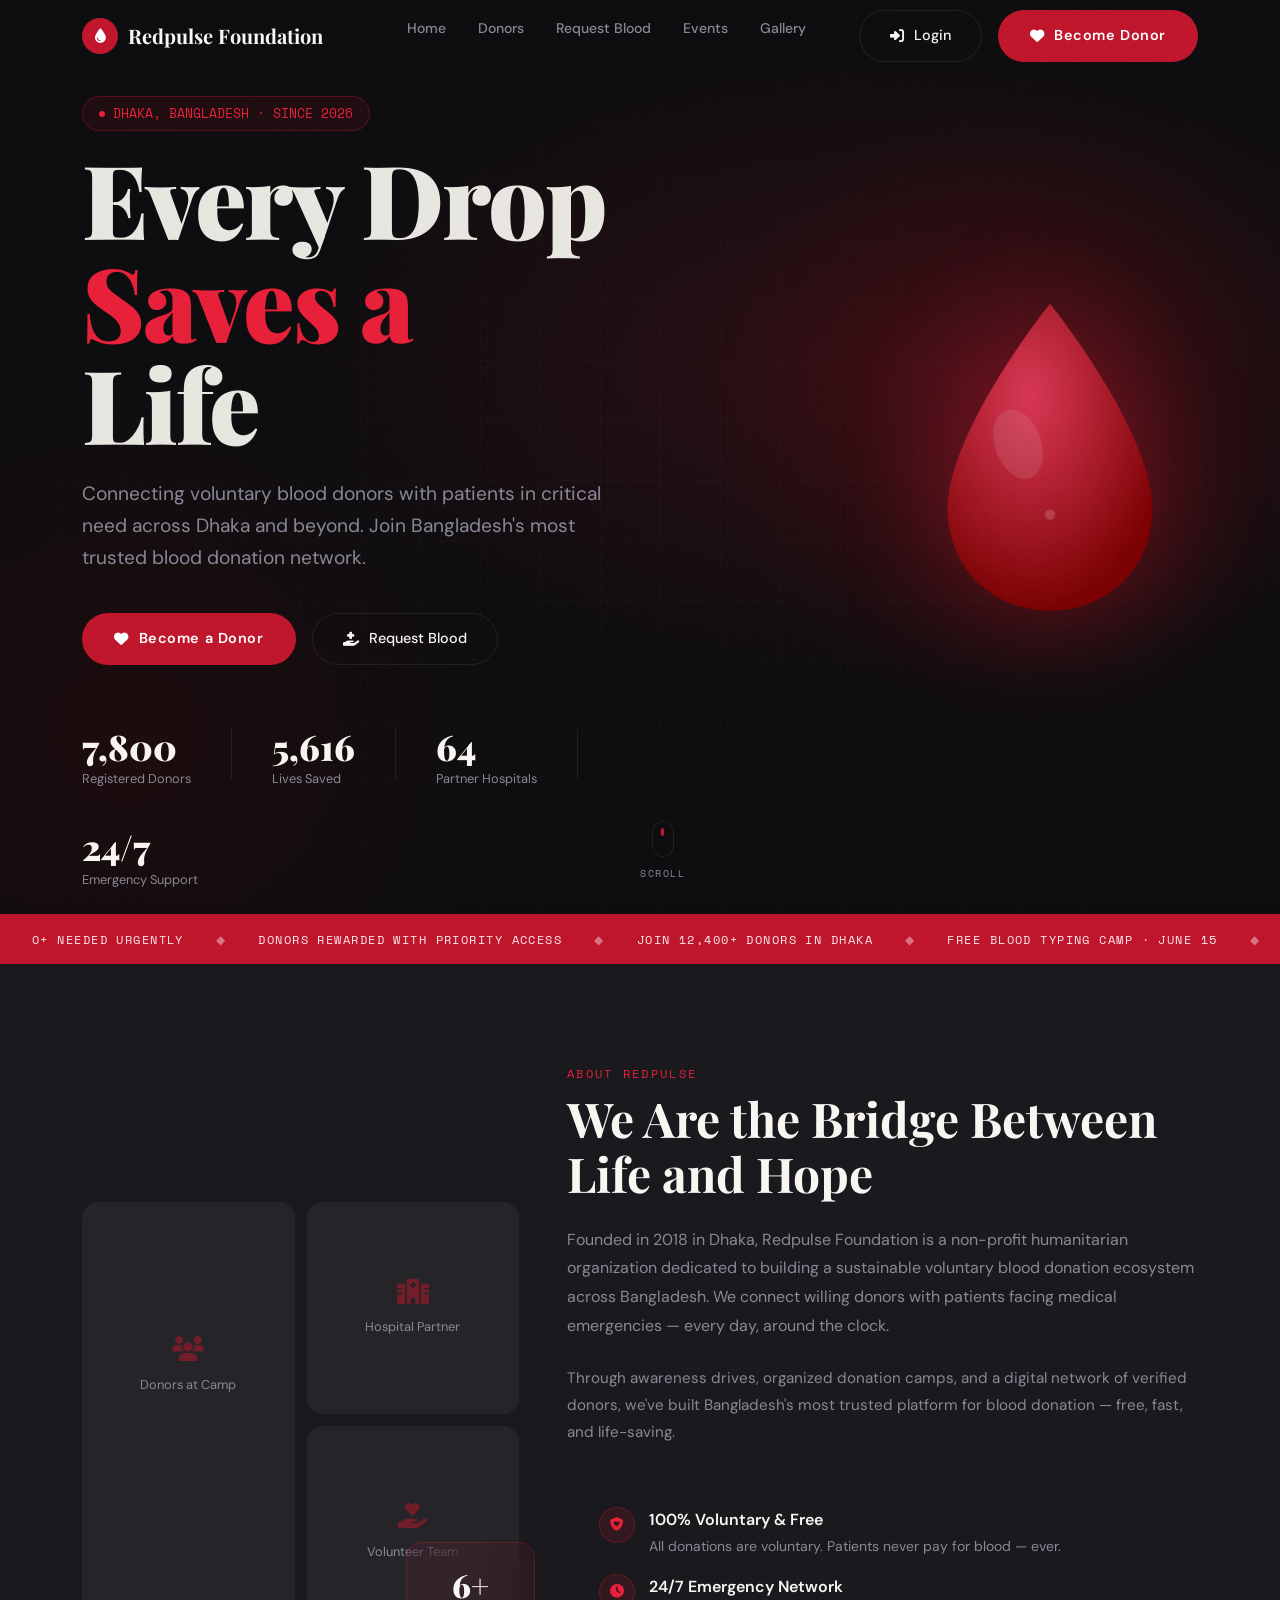
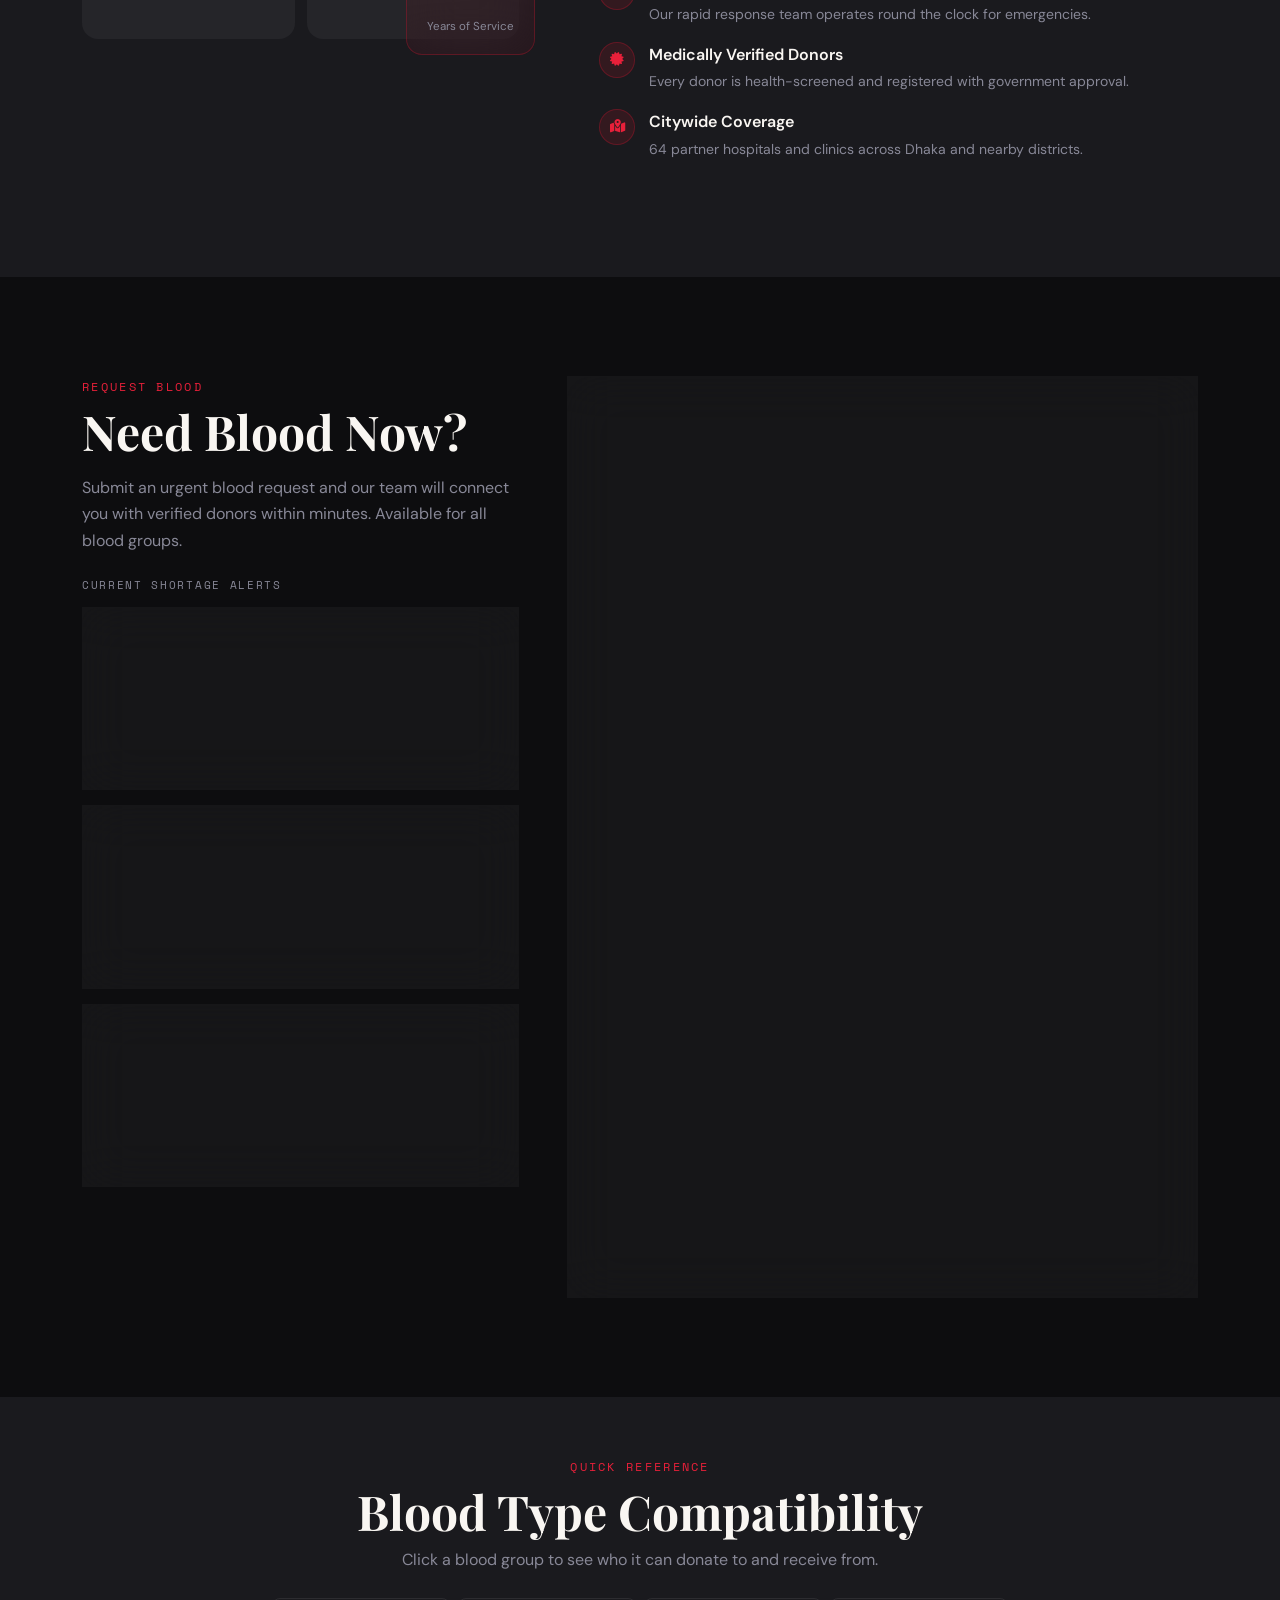
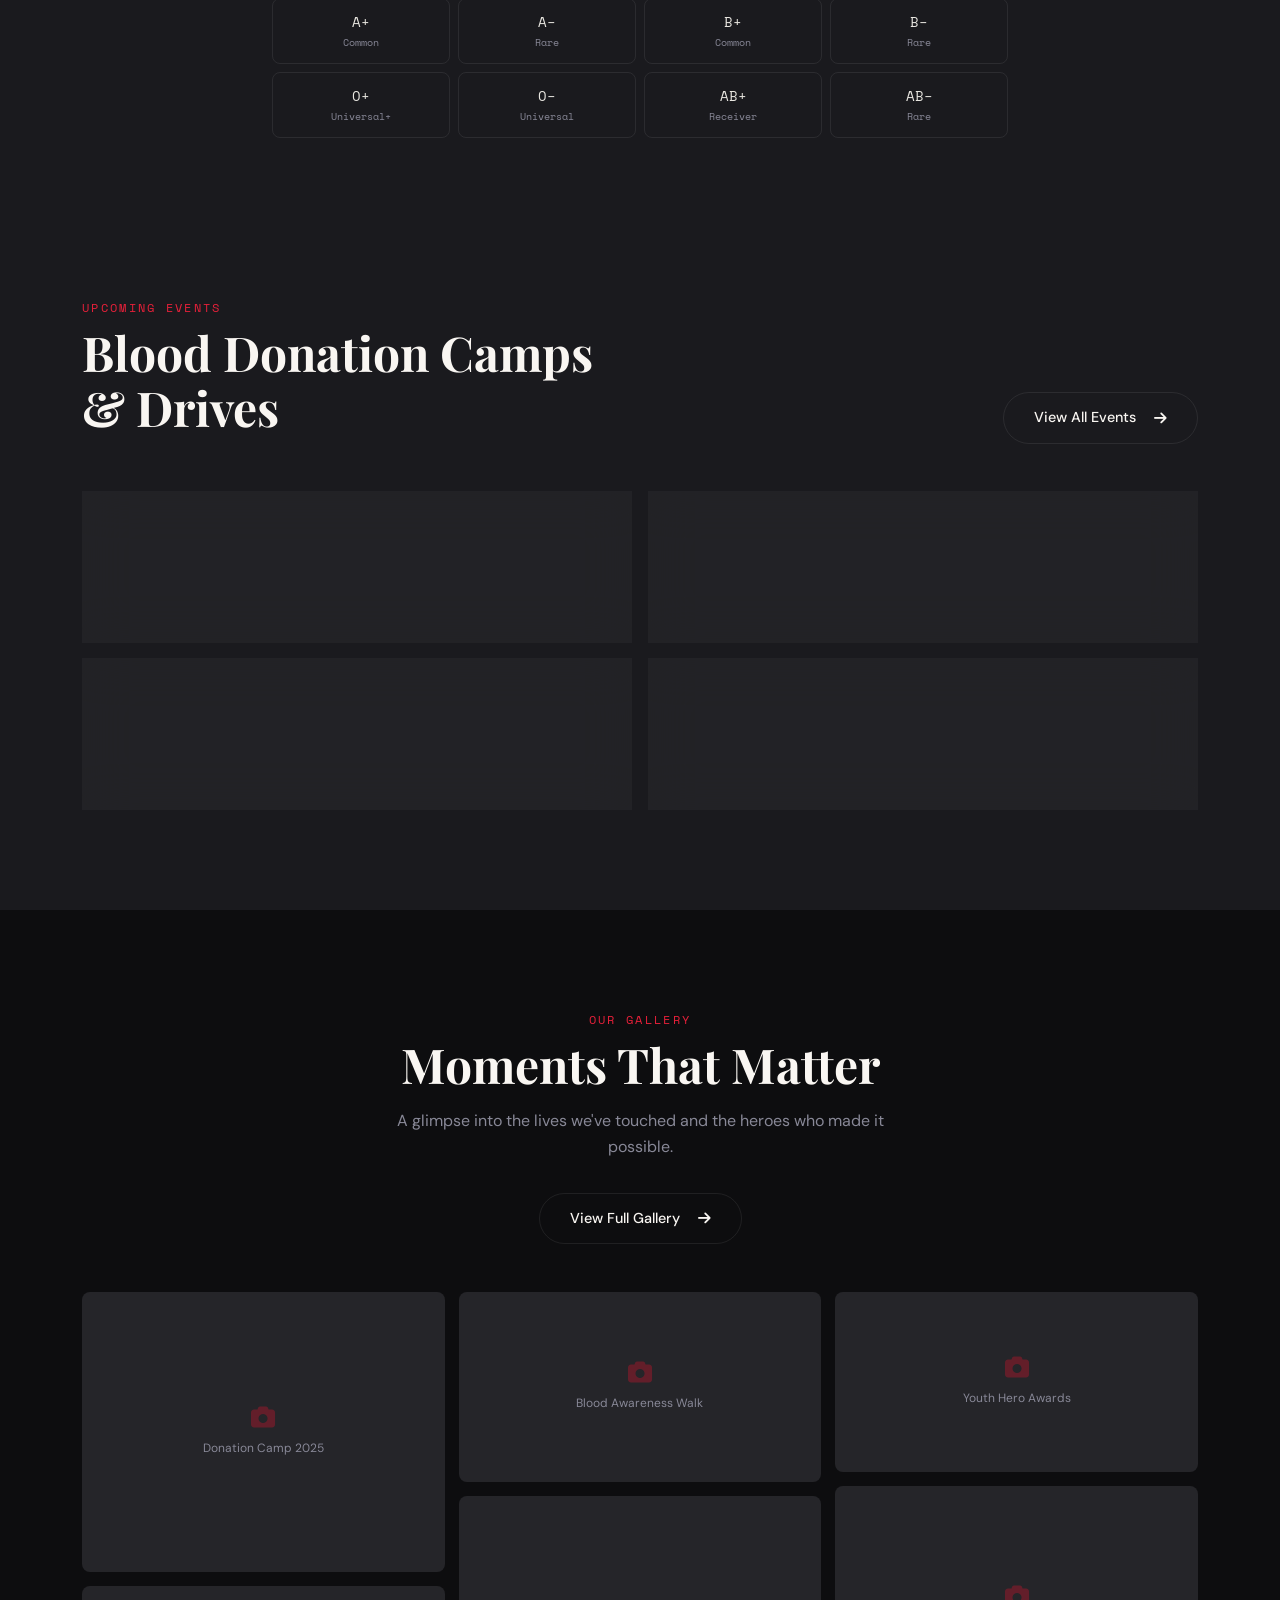
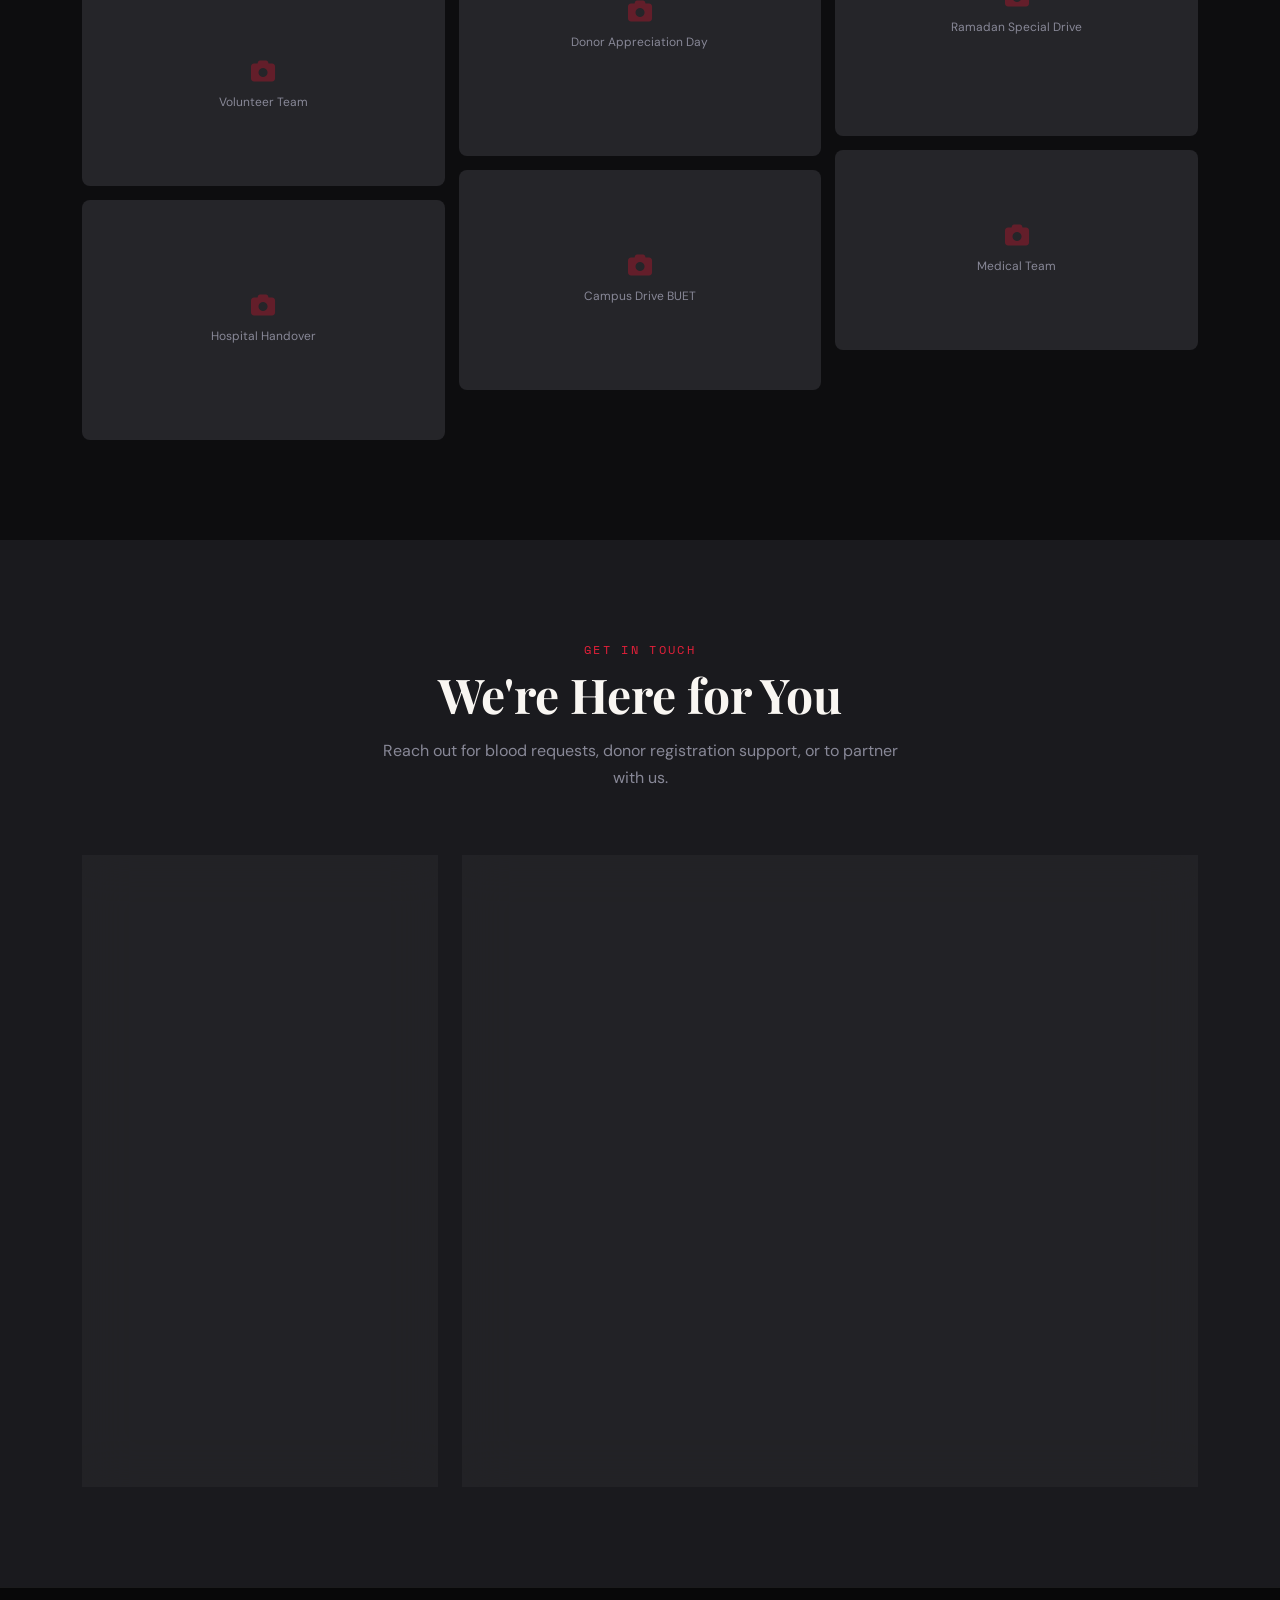
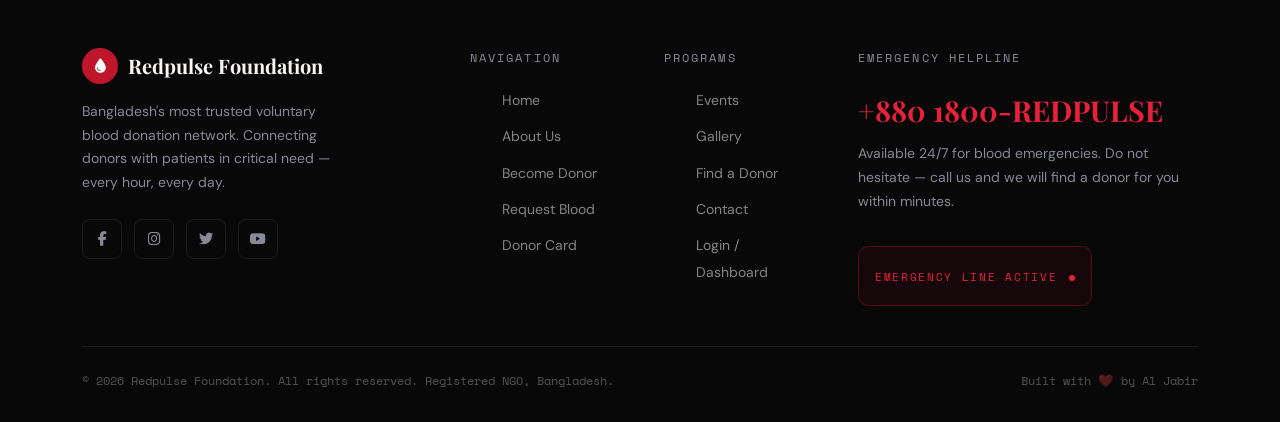
<file: index.html>
<!DOCTYPE html>
<html lang="en">
<head>
<meta charset="UTF-8" />
<meta name="viewport" content="width=device-width, initial-scale=1.0" />
<title>Redpulse Foundation – Dhaka's Blood Donation Network</title>
<link rel="preconnect" href="https://fonts.googleapis.com" />
<link rel="preconnect" href="https://fonts.gstatic.com" crossorigin />
<link href="https://fonts.googleapis.com/css2?family=Playfair+Display:wght@700;900&family=DM+Sans:wght@300;400;500;600&family=Space+Mono:wght@400;700&display=swap" rel="stylesheet" />
<link rel="stylesheet" href="https://cdn.jsdelivr.net/npm/bootstrap@5.3.3/dist/css/bootstrap.min.css" />
<link rel="stylesheet" href="https://cdnjs.cloudflare.com/ajax/libs/font-awesome/6.5.0/css/all.min.css" />

<link rel="stylesheet" href="assets/css/style.css" />
<link rel="stylesheet" href="assets/css/animation.css" />
</head>
<body>

<!-- ============================================================
     EMERGENCY TICKER
     ============================================================ -->
<!-- <div class="emergency-bar">
  <i class="fas fa-exclamation-triangle"></i>
  <span>URGENT: O− blood critically needed at Dhaka Medical College Hospital</span>
  <span style="opacity:0.5">|</span>
  <span>Hotline: <strong>+880 1800-REDPULSE</strong></span>
  <span style="opacity:0.5">|</span>
  <span>24/7 Emergency Response Active</span>
</div> -->

<!-- ============================================================
     NAVIGATION
     ============================================================ -->
<nav id="navbar">
  <div class="container d-flex align-items-center justify-content-between">
    <a href="index.html" class="nav-brand">
      <div class="pulse-icon"><i class="fas fa-droplet" style="color:#fff"></i></div>
      Redpulse Foundation
    </a>

    <ul class="nav-links">
      <li><a href="index.html" class="active">Home</a></li>
      <!-- <li><a href="#about">About</a></li> -->
      <li><a href="donor-list.html">Donors</a></li>
      <li><a href="#request">Request Blood</a></li>
      <!-- <li><a href="#contact">Contact</a></li> -->
      <li><a href="events.html">Events</a></li>
      <li><a href="gallery.html">Gallery</a></li>
    </ul>

    <div class="d-flex align-items-center gap-3">
      <a href="login.html" class="btn-ghost d-none d-lg-inline-flex">
        <i class="fas fa-sign-in-alt"></i><span>Login</span>
      </a>
      <a href="register.html" class="btn-red d-none d-lg-inline-flex">
        <i class="fas fa-heart"></i><span>Become Donor</span>
      </a>
      <div class="hamburger" id="hamburger">
        <span></span><span></span><span></span>
      </div>
    </div>
  </div>
</nav>

<div class="mobile-menu" id="mobile-menu">
  <a href="index.html" onclick="closeMenu()">Home</a>
  <a href="#about" onclick="closeMenu()">About</a>
  <a href="donor-list.html" onclick="closeMenu()">Find a Donor</a>
  <a href="#request" onclick="closeMenu()">Request Blood</a>
  <a href="events.html" onclick="closeMenu()">Events</a>
  <a href="gallery.html" onclick="closeMenu()">Gallery</a>
  <a href="card-generator.html" onclick="closeMenu()">Donor Card</a>
  <a href="#contact" onclick="closeMenu()">Contact</a>
  <div style="display:flex;gap:10px;margin-top:12px;">
    <a href="login.html" class="btn-ghost" style="flex:1;justify-content:center;" onclick="closeMenu()"><i class="fas fa-sign-in-alt"></i><span>Login</span></a>
    <a href="register.html" class="btn-red" style="flex:1;justify-content:center;" onclick="closeMenu()"><i class="fas fa-heart"></i><span>Register</span></a>
  </div>
</div>

<!-- ============================================================
     HERO
     ============================================================ -->
<section id="home">
  <div class="hero-bg"></div>
  <div class="hero-grid-lines"></div>
  <div class="hero-orb"></div>

  <!-- SVG Blood Drop -->
  <svg class="hero-drop" viewBox="0 0 200 260" fill="none" xmlns="http://www.w3.org/2000/svg">
    <defs>
      <radialGradient id="dropGrad" cx="40%" cy="30%" r="70%">
        <stop offset="0%" stop-color="#ff4466" stop-opacity="0.9"/>
        <stop offset="100%" stop-color="#8b0000" stop-opacity="1"/>
      </radialGradient>
    </defs>
    <path d="M100 10 C100 10 20 110 20 170 C20 218 56 250 100 250 C144 250 180 218 180 170 C180 110 100 10 100 10 Z" fill="url(#dropGrad)"/>
    <ellipse cx="75" cy="120" rx="18" ry="28" fill="rgba(255,255,255,0.12)" transform="rotate(-20 75 120)"/>
    <circle cx="100" cy="175" r="4" fill="rgba(255,255,255,0.2)"/>
  </svg>

  <div class="container py-4">
    <div class="row align-items-center">
      <div class="col-lg-7">
        <div class="hero-content">
          <div class="hero-badge">
            <span class="dot"></span>
            DHAKA, BANGLADESH · SINCE 2026
          </div>

          <div class="hero-headline display-xl">
            Every Drop<br/><em>Saves a</em><br/>Life
          </div>

          <p class="hero-sub">
            Connecting voluntary blood donors with patients in critical need across Dhaka and beyond. Join Bangladesh's most trusted blood donation network.
          </p>

          <div class="hero-cta">
            <a href="register.html" class="btn-red">
              <i class="fas fa-heart"></i><span>Become a Donor</span>
            </a>
            <a href="#request" class="btn-ghost">
              <i class="fas fa-hand-holding-medical"></i><span>Request Blood</span>
            </a>
          </div>

          <div class="hero-stats">
            <div>
              <div class="hero-stat-num stat-counter" data-target="12400">0</div>
              <div class="hero-stat-label">Registered Donors</div>
            </div>
            <div class="hero-stat-divider"></div>
            <div>
              <div class="hero-stat-num stat-counter" data-target="8900">0</div>
              <div class="hero-stat-label">Lives Saved</div>
            </div>
            <div class="hero-stat-divider"></div>
            <div>
              <div class="hero-stat-num stat-counter" data-target="64">0</div>
              <div class="hero-stat-label">Partner Hospitals</div>
            </div>
            <div class="hero-stat-divider"></div>
            <div>
              <div class="hero-stat-num">24/7</div>
              <div class="hero-stat-label">Emergency Support</div>
            </div>
          </div>
        </div>
      </div>
    </div>
  </div>

  <div class="scroll-hint">
    <div class="wheel"></div>
    SCROLL
  </div>
</section>

<!-- ============================================================
     TICKER
     ============================================================ -->
<div class="ticker">
  <div class="ticker-inner" id="ticker-inner">
    <span>O+ NEEDED URGENTLY</span><span class="sep">◆</span>
    <span>DONORS REWARDED WITH PRIORITY ACCESS</span><span class="sep">◆</span>
    <span>JOIN 12,400+ DONORS IN DHAKA</span><span class="sep">◆</span>
    <span>FREE BLOOD TYPING CAMP · JUNE 15</span><span class="sep">◆</span>
    <span>AB− RARE: CRITICAL SHORTAGE</span><span class="sep">◆</span>
    <span>DONATE EVERY 3 MONTHS · STAY ELIGIBLE</span><span class="sep">◆</span>
    <span>O+ NEEDED URGENTLY</span><span class="sep">◆</span>
    <span>DONORS REWARDED WITH PRIORITY ACCESS</span><span class="sep">◆</span>
    <span>JOIN 12,400+ DONORS IN DHAKA</span><span class="sep">◆</span>
    <span>FREE BLOOD TYPING CAMP · JUNE 15</span><span class="sep">◆</span>
    <span>AB− RARE: CRITICAL SHORTAGE</span><span class="sep">◆</span>
    <span>DONATE EVERY 3 MONTHS · STAY ELIGIBLE</span><span class="sep">◆</span>
  </div>
</div>

<!-- ============================================================
     ABOUT
     ============================================================ -->
<section id="about" class="section-wrap">
  <div class="container">
    <div class="row align-items-center g-5">
      <div class="col-lg-5 reveal">
        <div class="about-img-grid">
          <div class="img-card tall">
            <div class="about-img-placeholder" style="aspect-ratio:0.65">
              <i class="fas fa-users fa-2x" style="color:var(--crimson);opacity:0.5"></i>
              <span>Donors at Camp</span>
            </div>
          </div>
          <div class="img-card">
            <div class="about-img-placeholder">
              <i class="fas fa-hospital fa-2x" style="color:var(--crimson);opacity:0.5"></i>
              <span>Hospital Partner</span>
            </div>
          </div>
          <div class="img-card">
            <div class="about-img-placeholder">
              <i class="fas fa-hand-holding-heart fa-2x" style="color:var(--crimson);opacity:0.5"></i>
              <span>Volunteer Team</span>
            </div>
          </div>
          <div class="glass-red about-badge">
            <span class="num">6+</span>
            <span style="font-size:0.72rem;color:var(--muted)">Years of Service</span>
          </div>
        </div>
      </div>

      <div class="col-lg-7 reveal" style="transition-delay:0.15s">
        <div class="section-head">
          <div class="section-label mb-2">About Redpulse</div>
          <h2 class="section-title mb-4">We Are the Bridge Between Life and Hope</h2>
          <p class="text-muted mb-4" style="font-size:1rem;line-height:1.8">
            Founded in 2018 in Dhaka, Redpulse Foundation is a non-profit humanitarian organization dedicated to building a sustainable voluntary blood donation ecosystem across Bangladesh. We connect willing donors with patients facing medical emergencies — every day, around the clock.
          </p>
          <p class="text-muted" style="font-size:0.95rem;line-height:1.8">
            Through awareness drives, organized donation camps, and a digital network of verified donors, we've built Bangladesh's most trusted platform for blood donation — free, fast, and life-saving.
          </p>
        </div>

        <ul class="mission-list">
          <li>
            <div class="icon"><i class="fas fa-shield-heart"></i></div>
            <div>
              <div style="font-weight:600;color:var(--snow);margin-bottom:2px">100% Voluntary & Free</div>
              <div class="text-muted" style="font-size:0.875rem">All donations are voluntary. Patients never pay for blood — ever.</div>
            </div>
          </li>
          <li>
            <div class="icon"><i class="fas fa-clock"></i></div>
            <div>
              <div style="font-weight:600;color:var(--snow);margin-bottom:2px">24/7 Emergency Network</div>
              <div class="text-muted" style="font-size:0.875rem">Our rapid response team operates round the clock for emergencies.</div>
            </div>
          </li>
          <li>
            <div class="icon"><i class="fas fa-certificate"></i></div>
            <div>
              <div style="font-weight:600;color:var(--snow);margin-bottom:2px">Medically Verified Donors</div>
              <div class="text-muted" style="font-size:0.875rem">Every donor is health-screened and registered with government approval.</div>
            </div>
          </li>
          <li>
            <div class="icon"><i class="fas fa-map-location-dot"></i></div>
            <div>
              <div style="font-weight:600;color:var(--snow);margin-bottom:2px">Citywide Coverage</div>
              <div class="text-muted" style="font-size:0.875rem">64 partner hospitals and clinics across Dhaka and nearby districts.</div>
            </div>
          </li>
        </ul>
      </div>
    </div>
  </div>
</section>

<!-- ============================================================
     BECOME A DONOR
     ============================================================ -->
<!-- <section id="donor" class="section-wrap">
  <div class="container">
    <div class="row justify-content-center mb-5">
      <div class="col-lg-6 text-center reveal">
        <div class="section-label mb-2">Become a Donor</div>
        <h2 class="section-title mb-3">Register as a Blood Hero</h2>
        <p class="text-muted">Complete the form below to join our verified donor network. Your information is secure and only shared in life-saving situations.</p>
        <a href="register.html" class="btn-red mt-3 d-inline-flex" style="margin-top:16px;"><i class="fas fa-user-plus"></i><span>Go to Full Registration Page</span></a>
      </div>
    </div>

    <div class="row justify-content-center">
      <div class="col-lg-8 reveal">
        <div class="glass form-card">
          <form id="donor-form" data-api-endpoint="/api/donors/" method="POST">
            <div class="form-row">
              <div class="form-field">
                <label>Full Name *</label>
                <input type="text" name="full_name" placeholder="Sabbir Ahmed" required />
              </div>
              <div class="form-field">
                <label>Date of Birth *</label>
                <input type="date" name="dob" required />
              </div>
            </div>

            <div class="form-row">
              <div class="form-field">
                <label>Phone Number *</label>
                <input type="tel" name="phone" placeholder="+880 1X-XXXXXXXX" required />
              </div>
              <div class="form-field">
                <label>Email Address</label>
                <input type="email" name="email" placeholder="you@example.com" />
              </div>
            </div>

            <div class="form-field">
              <label>Blood Group *</label>
              <div class="blood-group-grid" id="blood-group-grid">
                <div class="blood-chip" data-group="A+">A+</div>
                <div class="blood-chip" data-group="A−">A−</div>
                <div class="blood-chip" data-group="B+">B+</div>
                <div class="blood-chip" data-group="B−">B−</div>
                <div class="blood-chip" data-group="O+">O+</div>
                <div class="blood-chip" data-group="O−">O−</div>
                <div class="blood-chip" data-group="AB+">AB+</div>
                <div class="blood-chip" data-group="AB−">AB−</div>
              </div>
              <input type="hidden" name="blood_group" id="selected-blood-group" />
            </div>

            <div class="form-row">
              <div class="form-field">
                <label>Division *</label>
                <select name="division" required>
                  <option value="" disabled selected>Select Division</option>
                  <option>Dhaka</option>
                  <option>Chittagong</option>
                  <option>Sylhet</option>
                  <option>Rajshahi</option>
                  <option>Khulna</option>
                  <option>Barisal</option>
                  <option>Mymensingh</option>
                  <option>Rangpur</option>
                </select>
              </div>
              <div class="form-field">
                <label>District *</label>
                <input type="text" name="district" placeholder="e.g. Dhaka" required />
              </div>
            </div>

            <div class="form-field">
              <label>Address / Thana</label>
              <input type="text" name="address" placeholder="Dhanmondi, Dhaka" />
            </div>

            <div class="form-field">
              <label>Last Donation Date (if any)</label>
              <input type="date" name="last_donation" />
            </div>

            <div class="form-field">
              <label>Medical Notes (Optional)</label>
              <textarea name="medical_notes" placeholder="Any relevant medical information..."></textarea>
            </div>

            <div class="d-flex align-items-center gap-3 flex-wrap mt-2">
              <button type="submit" class="btn-red">
                <i class="fas fa-user-plus"></i><span>Register as Donor</span>
              </button>
              <p class="text-muted mb-0" style="font-size:0.8rem"><i class="fas fa-lock me-1" style="color:var(--crimson)"></i>Your data is encrypted and private.</p>
            </div>
          </form>
        </div>
      </div>
    </div>
  </div>
</section> -->

<!-- ============================================================
     REQUEST BLOOD
     ============================================================ -->
<section id="request" class="section-wrap">
  <div class="container">
    <div class="row align-items-start g-5">
      <div class="col-lg-5 reveal">
        <div class="section-label mb-2">Request Blood</div>
        <h2 class="section-title mb-3">Need Blood Now?</h2>
        <p class="text-muted mb-4">Submit an urgent blood request and our team will connect you with verified donors within minutes. Available for all blood groups.</p>

        <!-- Current Needs -->
        <h6 style="font-family:var(--font-mono);font-size:0.7rem;letter-spacing:0.15em;text-transform:uppercase;color:var(--muted);margin-bottom:16px">Current Shortage Alerts</h6>

        <div class="d-flex flex-column gap-3">
          <div class="glass blood-need-card">
            <div class="blood-need-header">
              <div class="blood-type-badge">O−</div>
              <div class="urgency-pill critical">Critical</div>
            </div>
            <div class="blood-need-location"><i class="fas fa-location-dot"></i>Dhaka Medical College, Shahbag</div>
            <div class="goal-bar"><div class="goal-fill" data-width="15"></div></div>
            <div style="font-size:0.75rem;color:var(--muted);margin-top:4px">3 units needed · 0 fulfilled</div>
          </div>

          <div class="glass blood-need-card">
            <div class="blood-need-header">
              <div class="blood-type-badge">AB+</div>
              <div class="urgency-pill moderate">Moderate</div>
            </div>
            <div class="blood-need-location"><i class="fas fa-location-dot"></i>Square Hospital, Panthapath</div>
            <div class="goal-bar"><div class="goal-fill" data-width="55"></div></div>
            <div style="font-size:0.75rem;color:var(--muted);margin-top:4px">4 units needed · 2 fulfilled</div>
          </div>

          <div class="glass blood-need-card">
            <div class="blood-need-header">
              <div class="blood-type-badge">B+</div>
              <div class="urgency-pill stable">Stable</div>
            </div>
            <div class="blood-need-location"><i class="fas fa-location-dot"></i>BSMMU Hospital, Shahbag</div>
            <div class="goal-bar"><div class="goal-fill" data-width="80"></div></div>
            <div style="font-size:0.75rem;color:var(--muted);margin-top:4px">2 units needed · 1 fulfilled</div>
          </div>
        </div>
      </div>

      <div class="col-lg-7 reveal" style="transition-delay:0.15s">
        <div class="glass form-card">
          <!-- DRF NOTE: POST /api/blood-requests/ -->
          <form id="request-form" data-api-endpoint="/requests/submit/" method="POST">
            <div class="urgency-tabs">
              <button type="button" class="urgency-tab active-tab" data-urgency="critical">🔴 Critical</button>
              <button type="button" class="urgency-tab" data-urgency="urgent">🟠 Urgent</button>
              <button type="button" class="urgency-tab" data-urgency="routine">🟡 Routine</button>
            </div>
            <input type="hidden" name="urgency" id="urgency-value" value="critical" />

            <div class="form-row">
              <div class="form-field">
                <label>Patient Name *</label>
                <input type="text" name="patient_name" placeholder="Name of Patient" required />
              </div>
              <div class="form-field">
                <label>Attendant Name *</label>
                <input type="text" name="attendant_name" placeholder="Your Name" required />
              </div>
            </div>

            <div class="form-field">
              <label>Blood Group Required *</label>
              <div class="blood-group-grid" id="req-blood-group-grid">
                <div class="blood-chip" data-group="A+">A+</div>
                <div class="blood-chip" data-group="A−">A−</div>
                <div class="blood-chip" data-group="B+">B+</div>
                <div class="blood-chip" data-group="B−">B−</div>
                <div class="blood-chip" data-group="O+">O+</div>
                <div class="blood-chip" data-group="O−">O−</div>
                <div class="blood-chip" data-group="AB+">AB+</div>
                <div class="blood-chip" data-group="AB−">AB−</div>
              </div>
              <input type="hidden" name="blood_group" id="req-selected-blood-group" />
            </div>

            <div class="form-row">
              <div class="form-field">
                <label>Units Required *</label>
                <input type="number" name="units" placeholder="e.g. 2" min="1" max="20" required />
              </div>
              <div class="form-field">
                <label>Required Date *</label>
                <input type="date" name="required_date" required />
              </div>
            </div>

            <div class="form-field">
              <label>Hospital / Clinic *</label>
              <input type="text" name="hospital" placeholder="Hospital name and address" required />
            </div>

            <div class="form-row">
              <div class="form-field">
                <label>Contact Phone *</label>
                <input type="tel" name="contact_phone" placeholder="+880 1X-XXXXXXXX" required />
              </div>
              <div class="form-field">
                <label>Ward / Room No.</label>
                <input type="text" name="ward_room" placeholder="Ward 5, Bed 12" />
              </div>
            </div>

            <div class="form-field">
              <label>Additional Notes</label>
              <textarea name="notes" placeholder="Any additional information for the donor..."></textarea>
            </div>

            <button type="submit" class="btn-red">
              <i class="fas fa-paper-plane"></i><span>Submit Request</span>
            </button>
          </form>
        </div>
      </div>
    </div>
  </div>
</section>

<!-- ============================================================
     DONOR CARD GENERATOR
     ============================================================ -->
<!-- <section id="cardgen" class="section-wrap">
  <div class="container">
    <div class="row justify-content-center mb-5">
      <div class="col-lg-6 text-center reveal">
        <div class="section-label mb-2">Social Sharing</div>
        <h2 class="section-title mb-3">Donor Photo Card Generator</h2>
        <p class="text-muted">Create a stunning shareable card to inspire your friends and family to donate blood.</p>
      </div>
    </div>

    <div class="generator-layout reveal">
      <div>
        <div class="glass form-card">
          <div class="form-field">
            <label>Your Name</label>
            <input type="text" id="card-name" placeholder="Sabbir Ahmed" oninput="updateCard()" />
          </div>

          <div class="form-field">
            <label>Blood Group</label>
            <div class="blood-group-grid" id="card-blood-grid">
              <div class="blood-chip" data-group="A+">A+</div>
              <div class="blood-chip" data-group="A−">A−</div>
              <div class="blood-chip selected" data-group="B+">B+</div>
              <div class="blood-chip" data-group="B−">B−</div>
              <div class="blood-chip" data-group="O+">O+</div>
              <div class="blood-chip" data-group="O−">O−</div>
              <div class="blood-chip" data-group="AB+">AB+</div>
              <div class="blood-chip" data-group="AB−">AB−</div>
            </div>
          </div>

          <div class="form-field">
            <label>Custom Message</label>
            <textarea id="card-message" rows="3" placeholder="I donate blood because every life matters. Join me!" oninput="updateCard()">I donate blood because every life matters. Join me!</textarea>
          </div>

          <div class="form-field">
            <label>Card Theme</label>
            <div class="template-selector">
              <div class="template-dot active" data-theme="crimson" style="background:linear-gradient(135deg,#C0162C,#8b0000)" title="Crimson"></div>
              <div class="template-dot" data-theme="midnight" style="background:linear-gradient(135deg,#1a1a2e,#16213e)" title="Midnight"></div>
              <div class="template-dot" data-theme="maroon" style="background:linear-gradient(135deg,#4a0010,#800020)" title="Maroon"></div>
              <div class="template-dot" data-theme="rose" style="background:linear-gradient(135deg,#6b1530,#c2185b)" title="Rose"></div>
            </div>
          </div>

          <div class="d-flex gap-3 flex-wrap mt-2">
            <button class="btn-red" onclick="downloadCard()">
              <i class="fas fa-download"></i><span>Download Card</span>
            </button>
            <button class="btn-ghost" onclick="shareCard()">
              <i class="fas fa-share-nodes"></i><span>Share</span>
            </button>
          </div>
        </div>
      </div>

      <div>
        <div id="donor-card-preview">
          <div class="card-preview-inner" id="card-inner">
            <div class="card-org">REDPULSE FOUNDATION · DHAKA, BANGLADESH</div>

            <div class="card-blood-display">
              <div class="card-drop-icon"><i class="fas fa-droplet"></i></div>
              <div class="card-blood-group" id="preview-blood-group">B+</div>
              <div style="font-size:0.8rem;color:rgba(255,255,255,0.45);font-family:var(--font-mono);letter-spacing:0.15em;text-transform:uppercase;margin-top:6px">Blood Group</div>
            </div>

            <div>
              <div class="card-donor-name" id="preview-name">Your Name</div>
              <div class="card-message" id="preview-message">I donate blood because every life matters. Join me!</div>
            </div>

            <div class="card-footer-bar">
              <div class="card-heart-row">
                <i class="fas fa-heart"></i>
                <i class="fas fa-heart"></i>
                <i class="fas fa-heart"></i>
              </div>
              <span>redpulsefoundation.org</span>
              <span>PROUD DONOR</span>
            </div>
          </div>
        </div>

        <p class="text-muted text-center mt-3" style="font-size:0.8rem">
          <i class="fas fa-info-circle me-1" style="color:var(--crimson)"></i>
          Share on Facebook, Instagram, or WhatsApp to inspire others.
        </p>
      </div>
    </div>
  </div>
</section> -->

<!-- ============================================================
     BLOOD COMPATIBILITY WIDGET
     ============================================================ -->
<div class="section-wrap" style="padding:60px 0;background:var(--ink-mid)">
  <div class="container">
    <div class="row justify-content-center">
      <div class="col-lg-8 text-center reveal">
        <div class="section-label mb-2">Quick Reference</div>
        <h3 class="section-title mb-2">Blood Type Compatibility</h3>
        <p class="text-muted mb-4">Click a blood group to see who it can donate to and receive from.</p>

        <div class="compat-grid" id="compat-grid">
          <div class="compat-cell" data-can-give="A+,AB+" data-can-receive="A+,A−,O+,O−">
            A+<span class="label-sm">Common</span>
          </div>
          <div class="compat-cell" data-can-give="A+,A−,AB+,AB−" data-can-receive="A−,O−">
            A−<span class="label-sm">Rare</span>
          </div>
          <div class="compat-cell" data-can-give="B+,AB+" data-can-receive="B+,B−,O+,O−">
            B+<span class="label-sm">Common</span>
          </div>
          <div class="compat-cell" data-can-give="B+,B−,AB+,AB−" data-can-receive="B−,O−">
            B−<span class="label-sm">Rare</span>
          </div>
          <div class="compat-cell" data-can-give="A+,B+,O+,AB+" data-can-receive="O+,O−">
            O+<span class="label-sm">Universal+</span>
          </div>
          <div class="compat-cell" data-can-give="All" data-can-receive="O−">
            O−<span class="label-sm">Universal</span>
          </div>
          <div class="compat-cell" data-can-give="AB+" data-can-receive="All">
            AB+<span class="label-sm">Receiver</span>
          </div>
          <div class="compat-cell" data-can-give="AB+,AB−" data-can-receive="AB−,A−,B−,O−">
            AB−<span class="label-sm">Rare</span>
          </div>
        </div>

        <div id="compat-info" class="glass mt-4 p-4 text-start" style="display:none">
          <div class="d-flex gap-4 flex-wrap">
            <div>
              <div class="section-label mb-1">Can Donate To</div>
              <div id="can-give" style="color:var(--snow);font-family:var(--font-mono)"></div>
            </div>
            <div style="width:1px;background:var(--border)"></div>
            <div>
              <div class="section-label mb-1">Can Receive From</div>
              <div id="can-receive" style="color:var(--snow);font-family:var(--font-mono)"></div>
            </div>
          </div>
        </div>
      </div>
    </div>
  </div>
</div>

<!-- ============================================================
     EVENTS
     ============================================================ -->
<section id="events" class="section-wrap">
  <div class="container">
    <div class="row justify-content-between align-items-end mb-5">
      <div class="col-lg-6 reveal">
        <div class="section-label mb-2">Upcoming Events</div>
        <h2 class="section-title">Blood Donation Camps &amp; Drives</h2>
      </div>
      <div class="col-auto reveal">
        <!-- DRF NOTE: GET /api/events/ -->
        <a href="events.html" class="btn-ghost"><span>View All Events</span><i class="fas fa-arrow-right ms-2"></i></a>
      </div>
    </div>

    <div class="row g-3">
      <div class="col-lg-6 reveal">
        <div class="glass event-card">
          <div class="event-date-box">
            <div class="day">15</div>
            <div class="mon">JUN</div>
          </div>
          <div class="flex-grow-1">
            <div class="event-tag">Blood Camp</div>
            <div class="event-title">Dhaka Summer Donation Drive 2026</div>
            <div class="event-meta">
              <span><i class="fas fa-clock"></i>9:00 AM – 4:00 PM</span>
              <span><i class="fas fa-location-dot"></i>TSC, Dhaka University</span>
            </div>
          </div>
        </div>
      </div>

      <div class="col-lg-6 reveal" style="transition-delay:0.1s">
        <div class="glass event-card">
          <div class="event-date-box">
            <div class="day">22</div>
            <div class="mon">JUN</div>
          </div>
          <div class="flex-grow-1">
            <div class="event-tag" style="background:rgba(234,179,8,0.15);color:#fbbf24;border-color:rgba(234,179,8,0.3)">Awareness</div>
            <div class="event-title">Youth Blood Hero Workshop</div>
            <div class="event-meta">
              <span><i class="fas fa-clock"></i>10:00 AM – 1:00 PM</span>
              <span><i class="fas fa-location-dot"></i>BUET Campus, Polashi</span>
            </div>
          </div>
        </div>
      </div>

      <div class="col-lg-6 reveal" style="transition-delay:0.2s">
        <div class="glass event-card">
          <div class="event-date-box">
            <div class="day">05</div>
            <div class="mon">JUL</div>
          </div>
          <div class="flex-grow-1">
            <div class="event-tag">Blood Camp</div>
            <div class="event-title">Corporate Blood Donation Day</div>
            <div class="event-meta">
              <span><i class="fas fa-clock"></i>8:00 AM – 3:00 PM</span>
              <span><i class="fas fa-location-dot"></i>Bashundhara City, Panthapath</span>
            </div>
          </div>
        </div>
      </div>

      <div class="col-lg-6 reveal" style="transition-delay:0.3s">
        <div class="glass event-card">
          <div class="event-date-box">
            <div class="day">14</div>
            <div class="mon">JUL</div>
          </div>
          <div class="flex-grow-1">
            <div class="event-tag" style="background:rgba(99,102,241,0.15);color:#a5b4fc;border-color:rgba(99,102,241,0.3)">Seminar</div>
            <div class="event-title">National Blood Day Celebration</div>
            <div class="event-meta">
              <span><i class="fas fa-clock"></i>All Day Event</span>
              <span><i class="fas fa-location-dot"></i>National Museum, Shahbag</span>
            </div>
          </div>
        </div>
      </div>
    </div>
  </div>
</section>

<!-- ============================================================
     GALLERY
     ============================================================ -->
<section id="gallery" class="section-wrap">
  <div class="container">
    <div class="row justify-content-center mb-5">
      <div class="col-lg-6 text-center reveal">
        <div class="section-label mb-2">Our Gallery</div>
        <h2 class="section-title mb-3">Moments That Matter</h2>
        <p class="text-muted">A glimpse into the lives we've touched and the heroes who made it possible.</p>
        <a href="gallery.html" class="btn-ghost mt-3 d-inline-flex" style="margin-top:16px;"><span>View Full Gallery</span><i class="fas fa-arrow-right ms-2"></i></a>
      </div>
    </div>

    <!-- DRF NOTE: GET /api/gallery/ -->
    <div class="gallery-masonry reveal">
      <div class="gallery-item">
        <div class="gallery-placeholder" style="height:280px">
          <i class="fas fa-camera fa-2x" style="color:var(--crimson);opacity:0.4"></i>
          <span>Donation Camp 2025</span>
        </div>
        <div class="overlay"><i class="fas fa-expand"></i></div>
      </div>
      <div class="gallery-item">
        <div class="gallery-placeholder" style="height:200px">
          <i class="fas fa-camera fa-2x" style="color:var(--crimson);opacity:0.4"></i>
          <span>Volunteer Team</span>
        </div>
        <div class="overlay"><i class="fas fa-expand"></i></div>
      </div>
      <div class="gallery-item">
        <div class="gallery-placeholder" style="height:240px">
          <i class="fas fa-camera fa-2x" style="color:var(--crimson);opacity:0.4"></i>
          <span>Hospital Handover</span>
        </div>
        <div class="overlay"><i class="fas fa-expand"></i></div>
      </div>
      <div class="gallery-item">
        <div class="gallery-placeholder" style="height:190px">
          <i class="fas fa-camera fa-2x" style="color:var(--crimson);opacity:0.4"></i>
          <span>Blood Awareness Walk</span>
        </div>
        <div class="overlay"><i class="fas fa-expand"></i></div>
      </div>
      <div class="gallery-item">
        <div class="gallery-placeholder" style="height:260px">
          <i class="fas fa-camera fa-2x" style="color:var(--crimson);opacity:0.4"></i>
          <span>Donor Appreciation Day</span>
        </div>
        <div class="overlay"><i class="fas fa-expand"></i></div>
      </div>
      <div class="gallery-item">
        <div class="gallery-placeholder" style="height:220px">
          <i class="fas fa-camera fa-2x" style="color:var(--crimson);opacity:0.4"></i>
          <span>Campus Drive BUET</span>
        </div>
        <div class="overlay"><i class="fas fa-expand"></i></div>
      </div>
      <div class="gallery-item">
        <div class="gallery-placeholder" style="height:180px">
          <i class="fas fa-camera fa-2x" style="color:var(--crimson);opacity:0.4"></i>
          <span>Youth Hero Awards</span>
        </div>
        <div class="overlay"><i class="fas fa-expand"></i></div>
      </div>
      <div class="gallery-item">
        <div class="gallery-placeholder" style="height:250px">
          <i class="fas fa-camera fa-2x" style="color:var(--crimson);opacity:0.4"></i>
          <span>Ramadan Special Drive</span>
        </div>
        <div class="overlay"><i class="fas fa-expand"></i></div>
      </div>
      <div class="gallery-item">
        <div class="gallery-placeholder" style="height:200px">
          <i class="fas fa-camera fa-2x" style="color:var(--crimson);opacity:0.4"></i>
          <span>Medical Team</span>
        </div>
        <div class="overlay"><i class="fas fa-expand"></i></div>
      </div>
    </div>
  </div>
</section>

<!-- ============================================================
     CONTACT
     ============================================================ -->
<section id="contact" class="section-wrap">
  <div class="container">
    <div class="row justify-content-center mb-5">
      <div class="col-lg-6 text-center reveal">
        <div class="section-label mb-2">Get in Touch</div>
        <h2 class="section-title mb-3">We're Here for You</h2>
        <p class="text-muted">Reach out for blood requests, donor registration support, or to partner with us.</p>
      </div>
    </div>

    <div class="row g-4">
      <div class="col-lg-4 reveal">
        <div class="glass contact-info-card">
          <div class="contact-item">
            <div class="contact-icon"><i class="fas fa-phone"></i></div>
            <div>
              <div class="contact-label">Emergency Hotline</div>
              <div class="contact-value">+880 1800-REDPULSE</div>
            </div>
          </div>

          <div class="contact-item">
            <div class="contact-icon"><i class="fas fa-envelope"></i></div>
            <div>
              <div class="contact-label">Email</div>
              <div class="contact-value">help@redpulsefoundation.org</div>
            </div>
          </div>

          <div class="contact-item">
            <div class="contact-icon"><i class="fas fa-location-dot"></i></div>
            <div>
              <div class="contact-label">Office Address</div>
              <div class="contact-value">House 12, Road 5, Dhanmondi, Dhaka-1205</div>
            </div>
          </div>

          <div class="contact-item">
            <div class="contact-icon"><i class="fas fa-clock"></i></div>
            <div>
              <div class="contact-label">Office Hours</div>
              <div class="contact-value">Sun – Thu: 9 AM – 6 PM</div>
            </div>
          </div>

          <div>
            <div class="contact-label mb-2">Follow Us</div>
            <div class="social-links">
              <a href="#" class="social-link"><i class="fab fa-facebook-f"></i></a>
              <a href="#" class="social-link"><i class="fab fa-instagram"></i></a>
              <a href="#" class="social-link"><i class="fab fa-twitter"></i></a>
              <a href="#" class="social-link"><i class="fab fa-youtube"></i></a>
            </div>
          </div>
        </div>
      </div>

      <div class="col-lg-8 reveal" style="transition-delay:0.15s">
        <div class="glass form-card">
          <!-- DRF NOTE: POST /api/contact/ -->
          <form id="contact-form" data-api-endpoint="/api/contact/" method="POST">
            <div class="form-row">
              <div class="form-field">
                <label>Your Name *</label>
                <input type="text" name="name" placeholder="Rafiq Islam" required />
              </div>
              <div class="form-field">
                <label>Email *</label>
                <input type="email" name="email" placeholder="you@example.com" required />
              </div>
            </div>

            <div class="form-field">
              <label>Subject *</label>
              <select name="subject" required>
                <option value="" disabled selected>Select a subject</option>
                <option value="blood_request">Emergency Blood Request</option>
                <option value="donor_support">Donor Registration Support</option>
                <option value="partnership">Hospital / Organization Partnership</option>
                <option value="volunteer">Volunteer Inquiry</option>
                <option value="media">Media & Press</option>
                <option value="other">Other</option>
              </select>
            </div>

            <div class="form-field">
              <label>Phone Number</label>
              <input type="tel" name="phone" placeholder="+880 1X-XXXXXXXX" />
            </div>

            <div class="form-field">
              <label>Message *</label>
              <textarea name="message" placeholder="Write your message here..." style="min-height:140px" required></textarea>
            </div>

            <button type="submit" class="btn-red">
              <i class="fas fa-paper-plane"></i><span>Send Message</span>
            </button>
          </form>
        </div>
      </div>
    </div>
  </div>
</section>

<!-- ============================================================
     FOOTER
     ============================================================ -->
<footer>
  <div class="container">
    <div class="row g-5">
      <div class="col-lg-4">
        <div class="nav-brand mb-3">
          <div class="pulse-icon"><i class="fas fa-droplet" style="color:#fff"></i></div>
          Redpulse Foundation
        </div>
        <p class="footer-desc">Bangladesh's most trusted voluntary blood donation network. Connecting donors with patients in critical need — every hour, every day.</p>
        <div class="social-links mt-4">
          <a href="#" class="social-link"><i class="fab fa-facebook-f"></i></a>
          <a href="#" class="social-link"><i class="fab fa-instagram"></i></a>
          <a href="#" class="social-link"><i class="fab fa-twitter"></i></a>
          <a href="#" class="social-link"><i class="fab fa-youtube"></i></a>
        </div>
      </div>

      <div class="col-6 col-lg-2">
        <div class="footer-heading">Navigation</div>
        <ul class="footer-links">
          <li><a href="index.html">Home</a></li>
          <li><a href="#about">About Us</a></li>
          <li><a href="register.html">Become Donor</a></li>
          <li><a href="#request">Request Blood</a></li>
          <li><a href="card-generator.html">Donor Card</a></li>
        </ul>
      </div>

      <div class="col-6 col-lg-2">
        <div class="footer-heading">Programs</div>
        <ul class="footer-links">
          <li><a href="events.html">Events</a></li>
          <li><a href="gallery.html">Gallery</a></li>
          <li><a href="donor-list.html">Find a Donor</a></li>
          <li><a href="#contact">Contact</a></li>
          <li><a href="login.html">Login / Dashboard</a></li>
        </ul>
      </div>

      <div class="col-lg-4">
        <div class="footer-heading">Emergency Helpline</div>
        <div style="font-family:var(--font-display);font-size:1.8rem;font-weight:700;color:var(--crimson-glow);margin-bottom:8px">
          +880 1800-REDPULSE
        </div>
        <p style="font-size:0.875rem;color:var(--muted);line-height:1.7">Available 24/7 for blood emergencies. Do not hesitate — call us and we will find a donor for you within minutes.</p>
        <div class="glass-red mt-3 p-3" style="display:inline-block;border-radius:10px">
          <span style="font-family:var(--font-mono);font-size:0.7rem;letter-spacing:0.15em;color:var(--crimson-glow)">EMERGENCY LINE ACTIVE</span>
          <span class="dot ms-2" style="display:inline-block;width:6px;height:6px;background:var(--crimson-glow);border-radius:50%;animation:blink 1.4s infinite"></span>
        </div>
      </div>
    </div>

    <div class="footer-bottom flex-wrap gap-3">
      <span>© 2026 Redpulse Foundation. All rights reserved. Registered NGO, Bangladesh.</span>
      <!-- <div class="d-flex gap-4">
        <a href="#" style="color:rgba(255,255,255,0.3)">Privacy Policy</a>
        <a href="#" style="color:rgba(255,255,255,0.3)">Terms of Service</a>
        <a href="#" style="color:rgba(255,255,255,0.3)">DRF API Docs</a>
      </div> -->
       <p style="margin:0; font-size:0.78rem;"
         >Built with ❤️ by Al Jabir</p>
    </div>
  </div>
</footer>

<!-- Hidden canvas for card download -->
<canvas id="card-canvas" width="840" height="1050"></canvas>

<!-- Toast -->
<div id="toast"></div>

<!-- ============================================================
     JAVASCRIPT
     ============================================================ -->
<script src="https://cdn.jsdelivr.net/npm/bootstrap@5.3.3/dist/js/bootstrap.bundle.min.js"></script>
<script src="assets/js/app.js"></script>
</body>
</html>
</file>
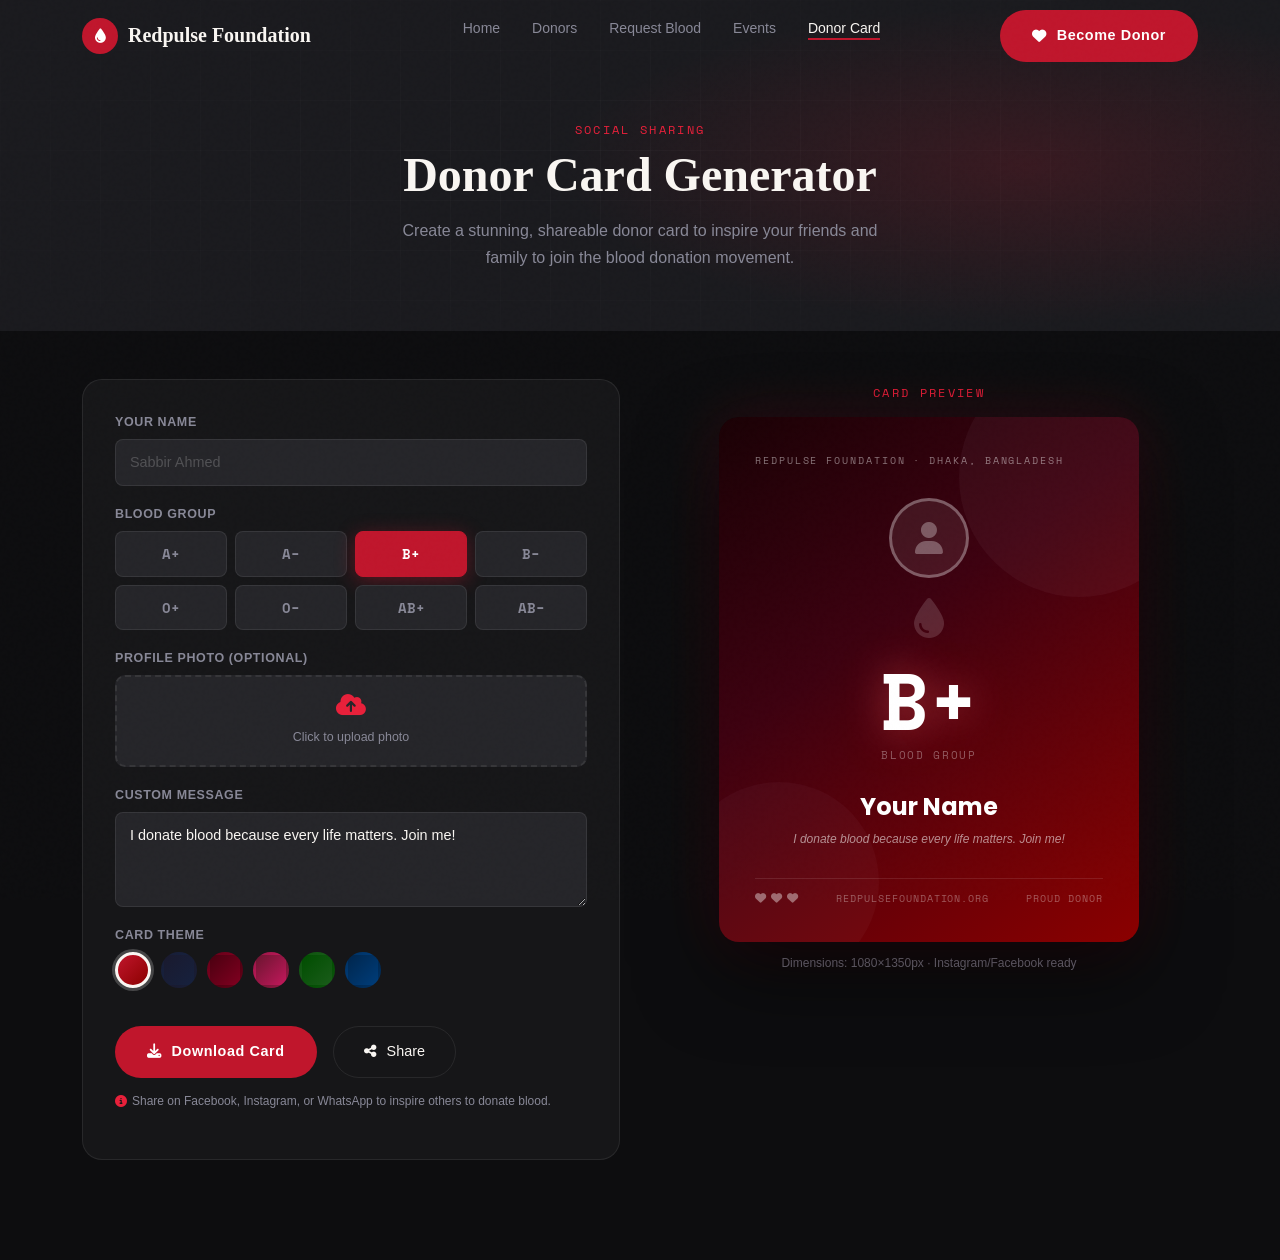
<file: card-generator.html>
<!DOCTYPE html>
<html lang="en">
<head>
<meta charset="UTF-8"/><meta name="viewport" content="width=device-width,initial-scale=1.0"/>
<title>Donor Card Generator — Redpulse Foundation</title>
<meta name="description" content="Generate your premium shareable blood donor card for social media. Download and share to inspire others."/>
<link rel="preconnect" href="https://fonts.googleapis.com"/>
<link href="https://fonts.googleapis.com/css2?family=Poppins:wght@400;500;600;700;900&family=Inter:wght@300;400;500;600&family=Manrope:wght@500;600;700;800&family=Space+Mono:wght@400;700&display=swap" rel="stylesheet"/>
<link rel="stylesheet" href="https://cdn.jsdelivr.net/npm/bootstrap@5.3.3/dist/css/bootstrap.min.css"/>
<link rel="stylesheet" href="https://cdnjs.cloudflare.com/ajax/libs/font-awesome/6.5.0/css/all.min.css"/>
<link rel="stylesheet" href="assets/css/style.css"/>
<link rel="stylesheet" href="assets/css/animation.css"/>
<link rel="stylesheet" href="assets/css/responsive.css"/>
<style>
.cg-hero{background:var(--ink-mid);padding:120px 0 60px;position:relative;overflow:hidden;}
.cg-hero::before{content:'';position:absolute;inset:0;background:radial-gradient(ellipse 60% 80% at 80% 50%,rgba(192,22,44,.18) 0%,transparent 60%);}
.cg-grid{position:absolute;inset:0;background-image:linear-gradient(rgba(255,255,255,.025) 1px,transparent 1px),linear-gradient(90deg,rgba(255,255,255,.025) 1px,transparent 1px);background-size:50px 50px;mask-image:radial-gradient(ellipse 80% 80% at center,black,transparent);}

.generator-wrap{display:grid;grid-template-columns:1fr 1fr;gap:40px;align-items:start;}
@media(max-width:900px){.generator-wrap{grid-template-columns:1fr;}}

/* Controls */
.control-panel{background:rgba(255,255,255,.04);border:1px solid var(--border);border-radius:20px;padding:32px;}
.form-field{display:flex;flex-direction:column;gap:6px;margin-bottom:18px;}
.form-field label{font-size:.78rem;font-weight:600;color:var(--muted);letter-spacing:.05em;text-transform:uppercase;}
.form-field input,.form-field textarea,.form-field select{background:var(--ink-light);border:1px solid var(--border);border-radius:8px;padding:11px 14px;color:var(--snow);font-family:var(--font-body);font-size:.9rem;outline:none;transition:border-color .25s,box-shadow .25s;width:100%;}
.form-field input:focus,.form-field textarea:focus{border-color:var(--crimson);box-shadow:0 0 0 3px rgba(192,22,44,.12);}
.form-field textarea{resize:vertical;min-height:80px;}
.form-field input::placeholder,.form-field textarea::placeholder{color:rgba(255,255,255,.2);}

.blood-group-grid{display:grid;grid-template-columns:repeat(4,1fr);gap:8px;}
.blood-chip{padding:10px 6px;border:1.5px solid var(--border);border-radius:8px;text-align:center;font-weight:700;font-size:.9rem;cursor:pointer;transition:var(--transition);color:var(--muted);background:var(--ink-light);font-family:'Space Mono',monospace;user-select:none;}
.blood-chip:hover{border-color:var(--crimson);color:var(--crimson-glow);}
.blood-chip.selected{background:var(--crimson);border-color:var(--crimson);color:#fff;box-shadow:0 4px 20px rgba(192,22,44,.4);}

.template-selector{display:flex;gap:10px;flex-wrap:wrap;}
.template-dot{width:36px;height:36px;border-radius:50%;cursor:pointer;transition:transform .2s,box-shadow .2s;border:3px solid transparent;}
.template-dot.active{border-color:var(--snow);box-shadow:0 0 0 3px rgba(255,255,255,.2);}
.template-dot:hover{transform:scale(1.1);}

/* Card Preview */
.card-preview-wrap{position:sticky;top:100px;}
#donor-card-preview{width:100%;max-width:420px;margin:0 auto;aspect-ratio:4/5;border-radius:20px;overflow:hidden;box-shadow:0 30px 80px rgba(0,0,0,.6),0 0 60px rgba(192,22,44,.2);}
.card-preview-inner{width:100%;height:100%;background:linear-gradient(145deg,#1a0005 0%,#3d0010 40%,#8b0000 100%);padding:36px;display:flex;flex-direction:column;justify-content:space-between;position:relative;overflow:hidden;}
.card-preview-inner::before{content:'';position:absolute;top:-60px;right:-60px;width:240px;height:240px;border-radius:50%;background:rgba(255,255,255,.04);}
.card-preview-inner::after{content:'';position:absolute;bottom:-40px;left:-40px;width:200px;height:200px;border-radius:50%;background:rgba(255,255,255,.03);}

.card-org{font-family:'Space Mono',monospace;font-size:.6rem;letter-spacing:.2em;color:rgba(255,255,255,.45);text-transform:uppercase;position:relative;}
.card-blood-display{text-align:center;position:relative;}
.card-drop-icon{font-size:2.5rem;color:rgba(255,255,255,.15);margin-bottom:8px;}
.card-blood-group{font-family:'Space Mono',monospace;font-size:5rem;font-weight:700;color:#fff;line-height:1;text-shadow:0 0 40px rgba(255,100,100,.5);}
.card-photo-circle{width:80px;height:80px;border-radius:50%;border:3px solid rgba(255,255,255,.3);margin:0 auto 8px;background:rgba(255,255,255,.08);display:flex;align-items:center;justify-content:center;overflow:hidden;}
.card-photo-circle img{width:100%;height:100%;object-fit:cover;}
.card-donor-name{font-family:'Poppins',sans-serif;font-size:1.5rem;font-weight:700;color:#fff;text-align:center;line-height:1.2;position:relative;}
.card-message{font-size:.75rem;color:rgba(255,255,255,.55);text-align:center;line-height:1.6;margin-top:8px;position:relative;}
.card-footer-bar{display:flex;align-items:center;justify-content:space-between;border-top:1px solid rgba(255,255,255,.1);padding-top:12px;position:relative;}
.card-heart-row{display:flex;gap:4px;}
.card-heart-row i{font-size:.7rem;color:rgba(255,255,255,.4);}
.card-footer-bar span{font-size:.6rem;letter-spacing:.1em;color:rgba(255,255,255,.35);text-transform:uppercase;font-family:'Space Mono',monospace;}

/* Photo Upload */
.photo-upload-mini{border:2px dashed var(--border);border-radius:10px;padding:16px;text-align:center;cursor:pointer;transition:.3s;background:var(--ink-light);}
.photo-upload-mini:hover{border-color:var(--crimson);background:rgba(192,22,44,.06);}
.photo-upload-mini i{color:var(--crimson-glow);font-size:1.5rem;display:block;margin-bottom:6px;}
.photo-upload-mini span{font-size:.78rem;color:var(--muted);}
</style>
</head>
<body>

<div id="page-loader"><div class="loader-drop"><svg viewBox="0 0 200 260" fill="none"><path d="M100 10 C100 10 20 110 20 170 C20 218 56 250 100 250 C144 250 180 218 180 170 C180 110 100 10 100 10 Z" fill="#C0162C"/></svg></div></div>

<nav id="navbar">
  <div class="container d-flex align-items-center justify-content-between">
    <a href="index.html" class="nav-brand"><div class="pulse-icon"><i class="fas fa-droplet" style="color:#fff"></i></div>Redpulse Foundation</a>
    <ul class="nav-links">
      <li><a href="index.html">Home</a></li><li><a href="donor-list.html">Donors</a></li>
      <li><a href="index.html#request">Request Blood</a></li><li><a href="events.html">Events</a></li>
      <li><a href="card-generator.html" class="active">Donor Card</a></li>
    </ul>
    <div class="d-flex align-items-center gap-3">
      <a href="register.html" class="btn-red d-none d-lg-inline-flex"><i class="fas fa-heart"></i><span>Become Donor</span></a>
      <div class="hamburger" id="hamburger"><span></span><span></span><span></span></div>
    </div>
  </div>
</nav>
<div class="mobile-menu" id="mobile-menu">
  <a href="index.html" onclick="closeMenu()">Home</a><a href="donor-list.html" onclick="closeMenu()">Donors</a>
  <a href="index.html#request" onclick="closeMenu()">Request Blood</a><a href="events.html" onclick="closeMenu()">Events</a>
  <a href="register.html" class="btn-red mt-2" style="justify-content:center" onclick="closeMenu()"><i class="fas fa-heart"></i><span>Become Donor</span></a>
</div>

<!-- Hero -->
<section class="cg-hero">
  <div class="cg-grid"></div>
  <div class="container position-relative text-center reveal">
    <div class="section-label mb-2">Social Sharing</div>
    <h1 class="section-title mb-3">Donor Card Generator</h1>
    <p class="text-muted" style="max-width:480px;margin:0 auto;">Create a stunning, shareable donor card to inspire your friends and family to join the blood donation movement.</p>
  </div>
</section>

<!-- Generator -->
<section class="section-wrap" style="padding-top:48px;">
  <div class="container">
    <div class="generator-wrap">

      <!-- Controls -->
      <div>
        <div class="control-panel reveal">
          <div class="form-field">
            <label>Your Name</label>
            <input type="text" id="card-name" placeholder="Sabbir Ahmed"/>
          </div>

          <div class="form-field">
            <label>Blood Group</label>
            <div class="blood-group-grid" id="card-blood-grid">
              <div class="blood-chip" data-group="A+">A+</div>
              <div class="blood-chip" data-group="A−">A−</div>
              <div class="blood-chip selected" data-group="B+">B+</div>
              <div class="blood-chip" data-group="B−">B−</div>
              <div class="blood-chip" data-group="O+">O+</div>
              <div class="blood-chip" data-group="O−">O−</div>
              <div class="blood-chip" data-group="AB+">AB+</div>
              <div class="blood-chip" data-group="AB−">AB−</div>
            </div>
          </div>

          <div class="form-field">
            <label>Profile Photo (Optional)</label>
            <div class="photo-upload-mini" id="upload-area-cg">
              <i class="fas fa-cloud-upload-alt"></i>
              <span>Click to upload photo</span>
            </div>
            <input type="file" id="card-photo-input" accept="image/*" style="display:none;"/>
          </div>

          <div class="form-field">
            <label>Custom Message</label>
            <textarea id="card-message" rows="3" placeholder="I donate blood because every life matters. Join me!">I donate blood because every life matters. Join me!</textarea>
          </div>

          <div class="form-field">
            <label>Card Theme</label>
            <div class="template-selector">
              <div class="template-dot active" data-theme="crimson" style="background:linear-gradient(135deg,#C0162C,#8b0000);" title="Crimson"></div>
              <div class="template-dot" data-theme="midnight" style="background:linear-gradient(135deg,#1a1a2e,#16213e);" title="Midnight"></div>
              <div class="template-dot" data-theme="maroon" style="background:linear-gradient(135deg,#4a0010,#800020);" title="Maroon"></div>
              <div class="template-dot" data-theme="rose" style="background:linear-gradient(135deg,#6b1530,#c2185b);" title="Rose"></div>
              <div class="template-dot" data-theme="forest" style="background:linear-gradient(135deg,#004d00,#1a5c1a);" title="Forest"></div>
              <div class="template-dot" data-theme="ocean" style="background:linear-gradient(135deg,#00264d,#003d7a);" title="Ocean"></div>
            </div>
          </div>

          <div class="d-flex gap-3 flex-wrap mt-2">
            <button class="btn-red" id="download-btn" onclick="downloadCard()">
              <i class="fas fa-download"></i><span>Download Card</span>
            </button>
            <button class="btn-ghost" onclick="shareCard()">
              <i class="fas fa-share-nodes"></i><span>Share</span>
            </button>
          </div>

          <p style="font-size:.75rem;color:var(--muted);margin-top:14px;"><i class="fas fa-info-circle" style="color:var(--crimson-glow);margin-right:5px;"></i>Share on Facebook, Instagram, or WhatsApp to inspire others to donate blood.</p>
        </div>
      </div>

      <!-- Preview -->
      <div class="card-preview-wrap reveal">
        <div style="text-align:center;margin-bottom:12px;">
          <span class="section-label">Card Preview</span>
        </div>
        <div id="donor-card-preview">
          <div class="card-preview-inner" id="card-inner">
            <div class="card-org">REDPULSE FOUNDATION · DHAKA, BANGLADESH</div>

            <div class="card-blood-display">
              <div class="card-photo-circle" id="preview-photo-wrap">
                <i class="fas fa-user" style="font-size:2rem;color:rgba(255,255,255,.3);"></i>
              </div>
              <div class="card-drop-icon"><i class="fas fa-droplet"></i></div>
              <div class="card-blood-group" id="preview-blood-group">B+</div>
              <div style="font-size:.7rem;color:rgba(255,255,255,.35);font-family:'Space Mono',monospace;letter-spacing:.15em;text-transform:uppercase;margin-top:6px;">Blood Group</div>
            </div>

            <div>
              <div class="card-donor-name" id="preview-name">Your Name</div>
              <div class="card-message" id="preview-message">I donate blood because every life matters. Join me!</div>
            </div>

            <div class="card-footer-bar">
              <div class="card-heart-row">
                <i class="fas fa-heart"></i><i class="fas fa-heart"></i><i class="fas fa-heart"></i>
              </div>
              <span>redpulsefoundation.org</span>
              <span>PROUD DONOR</span>
            </div>
          </div>
        </div>
        <p style="text-align:center;font-size:.75rem;color:var(--muted);margin-top:12px;">Dimensions: 1080×1350px · Instagram/Facebook ready</p>
      </div>

    </div>
  </div>
</section>

<script src="assets/js/app.js"></script>
<script src="assets/js/donor-card.js"></script>
<script>
const CARD_THEMES_EXT = {
  crimson:  'linear-gradient(145deg,#1a0005 0%,#3d0010 40%,#8b0000 100%)',
  midnight: 'linear-gradient(145deg,#0a0a1a 0%,#141430 40%,#1a1a3e 100%)',
  maroon:   'linear-gradient(145deg,#1a0008 0%,#4a0015 40%,#800020 100%)',
  rose:     'linear-gradient(145deg,#1a0010 0%,#6b1530 40%,#c2185b 100%)',
  forest:   'linear-gradient(145deg,#001a00 0%,#004d00 40%,#1a5c1a 100%)',
  ocean:    'linear-gradient(145deg,#00101a 0%,#00264d 40%,#003d7a 100%)'
};
let cardTheme = 'crimson';
let cardBG    = 'B+';

function updateCard() {
  const name = document.getElementById('card-name')?.value || '';
  const msg  = document.getElementById('card-message')?.value || '';
  const pn   = document.getElementById('preview-name');
  const pm   = document.getElementById('preview-message');
  const pbg  = document.getElementById('preview-blood-group');
  const ci   = document.getElementById('card-inner');
  if (pn)  pn.textContent  = name || 'Your Name';
  if (pm)  pm.textContent  = msg;
  if (pbg) pbg.textContent = cardBG;
  if (ci)  ci.style.background = CARD_THEMES_EXT[cardTheme];
}

// Blood chips
document.querySelectorAll('#card-blood-grid .blood-chip').forEach(chip => {
  chip.addEventListener('click', function() {
    document.querySelectorAll('#card-blood-grid .blood-chip').forEach(c => c.classList.remove('selected'));
    this.classList.add('selected');
    cardBG = this.dataset.group;
    updateCard();
  });
});

// Theme dots
document.querySelectorAll('.template-dot').forEach(dot => {
  dot.addEventListener('click', function() {
    document.querySelectorAll('.template-dot').forEach(d => d.classList.remove('active'));
    this.classList.add('active');
    cardTheme = this.dataset.theme;
    updateCard();
  });
});

// Inputs
['card-name','card-message'].forEach(id => {
  document.getElementById(id)?.addEventListener('input', updateCard);
});

// Photo upload
const photoInput = document.getElementById('card-photo-input');
const uploadAreaCG = document.getElementById('upload-area-cg');
if (uploadAreaCG && photoInput) {
  uploadAreaCG.addEventListener('click', () => photoInput.click());
  photoInput.addEventListener('change', function() {
    const file = this.files[0];
    if (!file) return;
    const reader = new FileReader();
    reader.onload = e => {
      const wrap = document.getElementById('preview-photo-wrap');
      if (wrap) {
        wrap.innerHTML = `<img src="${e.target.result}" style="width:100%;height:100%;object-fit:cover;" alt="Donor"/>`;
      }
    };
    reader.readAsDataURL(file);
  });
}

// Download
async function downloadCard() {
  const card = document.getElementById('donor-card-preview');
  const btn  = document.getElementById('download-btn');
  if (!card || !btn) return;
  btn.disabled  = true;
  btn.innerHTML = '<i class="fas fa-spinner fa-spin"></i><span>Generating…</span>';
  try {
    if (typeof html2canvas === 'undefined') {
      await new Promise((res, rej) => {
        const s = document.createElement('script');
        s.src = 'https://cdnjs.cloudflare.com/ajax/libs/html2canvas/1.4.1/html2canvas.min.js';
        s.onload = res; s.onerror = rej;
        document.head.appendChild(s);
      });
    }
    const canvas = await html2canvas(card, { backgroundColor: null, scale: 3, useCORS: true, logging: false });
    const name   = (document.getElementById('card-name')?.value || 'donor').replace(/\s+/g,'_');
    const link   = document.createElement('a');
    link.download = `redpulse_${name}.png`;
    link.href     = canvas.toDataURL('image/png');
    link.click();
    showToast('Card downloaded successfully!', 'success');
  } catch (err) {
    showToast('Download failed. Please try again.', 'error');
  } finally {
    btn.disabled  = false;
    btn.innerHTML = '<i class="fas fa-download"></i><span>Download Card</span>';
  }
}
async function shareCard() {
  if (navigator.share) {
    try { await navigator.share({ title: 'I am a proud blood donor!', url: window.location.origin }); } catch(_) {}
  } else {
    navigator.clipboard?.writeText(window.location.origin);
    showToast('Link copied!', 'info');
  }
}

document.addEventListener('DOMContentLoaded', updateCard);
</script>
</body>
</html>
</file>
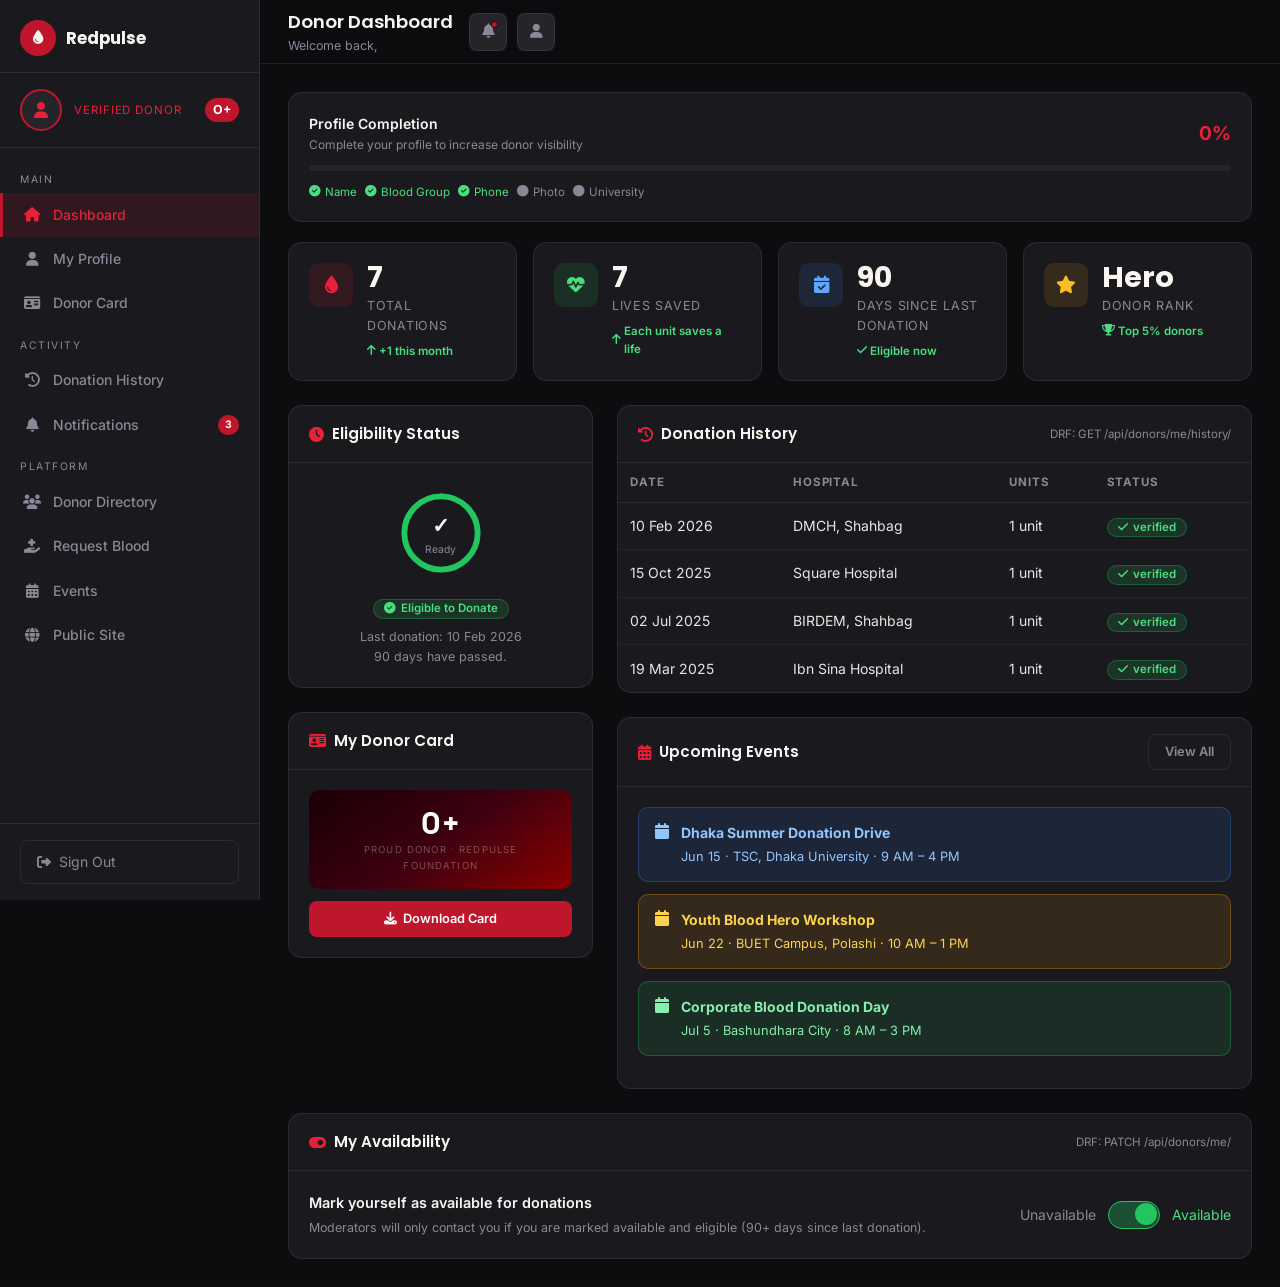
<file: dashboard.html>
<!DOCTYPE html>
<html lang="en">
<head>
<meta charset="UTF-8"/><meta name="viewport" content="width=device-width,initial-scale=1.0"/>
<title>Donor Dashboard — Redpulse Foundation</title>
<link rel="preconnect" href="https://fonts.googleapis.com"/>
<link href="https://fonts.googleapis.com/css2?family=Poppins:wght@400;500;600;700;900&family=Inter:wght@300;400;500;600&family=Manrope:wght@500;600;700;800&family=Space+Mono:wght@400;700&display=swap" rel="stylesheet"/>
<link rel="stylesheet" href="https://cdn.jsdelivr.net/npm/bootstrap@5.3.3/dist/css/bootstrap.min.css"/>
<link rel="stylesheet" href="https://cdnjs.cloudflare.com/ajax/libs/font-awesome/6.5.0/css/all.min.css"/>
<link rel="stylesheet" href="assets/css/dashboard.css"/>
<link rel="stylesheet" href="assets/css/animation.css"/>
</head>
<body id="donor-dash">

<div id="page-loader"><div class="loader-drop"><svg viewBox="0 0 200 260" fill="none"><path d="M100 10 C100 10 20 110 20 170 C20 218 56 250 100 250 C144 250 180 218 180 170 C180 110 100 10 100 10 Z" fill="#C0162C"/></svg></div></div>
<div class="sidebar-overlay" id="sidebar-overlay"></div>

<div class="dash-layout">

  <!-- Sidebar -->
  <aside class="dash-sidebar">
    <div class="sidebar-logo">
      <div class="logo-icon"><i class="fas fa-droplet"></i></div>
      <span>Redpulse</span>
    </div>
    <div class="sidebar-user">
      <div class="sidebar-avatar"><i class="fas fa-user"></i></div>
      <div class="sidebar-user-info">
        <div class="sidebar-user-name donor-name">Sabbir Ahmed</div>
        <div class="sidebar-user-role">Verified Donor</div>
      </div>
      <span class="sidebar-blood-badge donor-bg">O+</span>
    </div>
    <nav class="sidebar-nav">
      <div class="nav-section-title">Main</div>
      <a href="dashboard.html" class="sidebar-nav-item active"><i class="fas fa-home"></i>Dashboard</a>
      <a href="donor-profile.html" class="sidebar-nav-item"><i class="fas fa-user"></i>My Profile</a>
      <a href="card-generator.html" class="sidebar-nav-item"><i class="fas fa-id-card"></i>Donor Card</a>
      <div class="nav-section-title">Activity</div>
      <a href="#history" class="sidebar-nav-item"><i class="fas fa-history"></i>Donation History</a>
      <a href="#notifications" class="sidebar-nav-item"><i class="fas fa-bell"></i>Notifications<span class="nav-badge">3</span></a>
      <div class="nav-section-title">Platform</div>
      <a href="donor-list.html" class="sidebar-nav-item"><i class="fas fa-users"></i>Donor Directory</a>
      <a href="index.html#request" class="sidebar-nav-item"><i class="fas fa-hand-holding-medical"></i>Request Blood</a>
      <a href="events.html" class="sidebar-nav-item"><i class="fas fa-calendar-alt"></i>Events</a>
      <a href="index.html" class="sidebar-nav-item"><i class="fas fa-globe"></i>Public Site</a>
    </nav>
    <div class="sidebar-footer">
      <button class="btn-logout" onclick="Auth.logout()"><i class="fas fa-sign-out-alt"></i>Sign Out</button>
    </div>
  </aside>

  <!-- Main -->
  <div class="dash-main">
    <header class="dash-topbar">
      <button class="menu-toggle" id="menu-toggle-btn"><i class="fas fa-bars"></i></button>
      <div>
        <div class="topbar-title">Donor Dashboard</div>
        <div class="topbar-subtitle">Welcome back, <span class="donor-name">Sabbir</span></div>
      </div>
      <div class="topbar-actions">
        <div class="dropdown">
          <div class="topbar-icon-btn" id="notif-btn"><i class="fas fa-bell"></i><span class="notif-dot"></span></div>
          <div class="dropdown-menu" id="notif-menu" style="min-width:280px;padding:0;">
            <div style="padding:14px 16px;border-bottom:1px solid var(--border);font-size:.82rem;font-weight:600;color:var(--snow);">Notifications</div>
            <div style="padding:12px 16px;border-bottom:1px solid rgba(255,255,255,.04);">
              <div style="font-size:.82rem;color:var(--snow);">🔴 Urgent: O− needed at DMCH</div>
              <div style="font-size:.72rem;color:var(--muted);margin-top:2px;">5 minutes ago</div>
            </div>
            <div style="padding:12px 16px;border-bottom:1px solid rgba(255,255,255,.04);">
              <div style="font-size:.82rem;color:var(--snow);">✅ Your donation at Square Hospital is verified</div>
              <div style="font-size:.72rem;color:var(--muted);margin-top:2px;">2 days ago</div>
            </div>
            <div style="padding:12px 16px;">
              <div style="font-size:.82rem;color:var(--snow);">📅 Upcoming camp at BRACU — Jun 15</div>
              <div style="font-size:.72rem;color:var(--muted);margin-top:2px;">3 days ago</div>
            </div>
          </div>
        </div>
        <a href="donor-profile.html" class="topbar-icon-btn"><i class="fas fa-user"></i></a>
      </div>
    </header>

    <main class="dash-content">

      <!-- Profile Completion -->
      <div class="profile-completion reveal">
        <div class="completion-header">
          <div>
            <div style="font-size:.875rem;font-weight:600;color:var(--snow);">Profile Completion</div>
            <div style="font-size:.75rem;color:var(--muted);">Complete your profile to increase donor visibility</div>
          </div>
          <div class="completion-pct" id="completion-pct">75%</div>
        </div>
        <div class="progress-track"><div class="progress-fill" id="completion-bar" style="width:75%;"></div></div>
        <div style="display:flex;gap:8px;flex-wrap:wrap;">
          <span style="font-size:.72rem;color:#4ade80;display:flex;align-items:center;gap:4px;"><i class="fas fa-check-circle"></i>Name</span>
          <span style="font-size:.72rem;color:#4ade80;display:flex;align-items:center;gap:4px;"><i class="fas fa-check-circle"></i>Blood Group</span>
          <span style="font-size:.72rem;color:#4ade80;display:flex;align-items:center;gap:4px;"><i class="fas fa-check-circle"></i>Phone</span>
          <span style="font-size:.72rem;color:var(--muted);display:flex;align-items:center;gap:4px;"><i class="fas fa-circle"></i>Photo</span>
          <span style="font-size:.72rem;color:var(--muted);display:flex;align-items:center;gap:4px;"><i class="fas fa-circle"></i>University</span>
        </div>
      </div>

      <!-- Stat Cards -->
      <div class="stat-grid reveal">
        <div class="stat-card">
          <div class="stat-icon red"><i class="fas fa-droplet"></i></div>
          <div class="stat-info"><div class="stat-value" id="total-donations-val">7</div><div class="stat-label">Total Donations</div><div class="stat-change up"><i class="fas fa-arrow-up"></i>+1 this month</div></div>
        </div>
        <div class="stat-card">
          <div class="stat-icon green"><i class="fas fa-heart-pulse"></i></div>
          <div class="stat-info"><div class="stat-value">7</div><div class="stat-label">Lives Saved</div><div class="stat-change up"><i class="fas fa-arrow-up"></i>Each unit saves a life</div></div>
        </div>
        <div class="stat-card">
          <div class="stat-icon blue"><i class="fas fa-calendar-check"></i></div>
          <div class="stat-info"><div class="stat-value">90</div><div class="stat-label">Days Since Last Donation</div><div class="stat-change up"><i class="fas fa-check"></i>Eligible now</div></div>
        </div>
        <div class="stat-card">
          <div class="stat-icon yellow"><i class="fas fa-star"></i></div>
          <div class="stat-info"><div class="stat-value">Hero</div><div class="stat-label">Donor Rank</div><div class="stat-change up"><i class="fas fa-trophy"></i>Top 5% donors</div></div>
        </div>
      </div>

      <div class="row g-4">
        <!-- Eligibility + Card -->
        <div class="col-lg-4">
          <div class="dash-panel mb-4">
            <div class="dash-panel-header"><div class="dash-panel-title"><i class="fas fa-clock"></i>Eligibility Status</div></div>
            <div class="dash-panel-body" style="text-align:center;">
              <div style="width:100px;height:100px;border-radius:50%;position:relative;display:flex;align-items:center;justify-content:center;flex-direction:column;margin:0 auto 12px;">
                <svg viewBox="0 0 120 120" style="position:absolute;inset:0;transform:rotate(-90deg);">
                  <circle fill="none" stroke="rgba(255,255,255,.06)" stroke-width="7" cx="60" cy="60" r="44"/>
                  <circle fill="none" stroke="#22c55e" stroke-width="7" stroke-linecap="round" cx="60" cy="60" r="44" stroke-dasharray="276" stroke-dashoffset="0" id="elig-ring"/>
                </svg>
                <div style="font-family:var(--font-display);font-size:1.3rem;font-weight:700;color:var(--snow);position:relative;">✓</div>
                <div style="font-size:.65rem;color:var(--muted);position:relative;">Ready</div>
              </div>
              <span class="badge badge-green" style="margin-bottom:8px;"><i class="fas fa-check-circle"></i>Eligible to Donate</span>
              <p style="font-size:.78rem;color:var(--muted);margin:0;">Last donation: 10 Feb 2026<br/>90 days have passed.</p>
            </div>
          </div>

          <div class="dash-panel">
            <div class="dash-panel-header"><div class="dash-panel-title"><i class="fas fa-id-card"></i>My Donor Card</div></div>
            <div class="dash-panel-body">
              <div style="background:linear-gradient(145deg,#1a0005,#3d0010,#8b0000);border-radius:10px;padding:16px;text-align:center;margin-bottom:12px;">
                <div style="font-family:'Space Mono',monospace;font-size:2rem;font-weight:700;color:#fff;line-height:1;" class="donor-bg">O+</div>
                <div style="font-size:.8rem;color:rgba(255,255,255,.6);margin-top:4px;" class="donor-name">Sabbir Ahmed</div>
                <div style="font-size:.6rem;letter-spacing:.12em;color:rgba(255,255,255,.3);text-transform:uppercase;margin-top:2px;">Proud Donor · Redpulse Foundation</div>
              </div>
              <a href="card-generator.html" class="btn-sm btn-sm-red" style="width:100%;justify-content:center;"><i class="fas fa-download"></i>Download Card</a>
            </div>
          </div>
        </div>

        <!-- Donation History -->
        <div class="col-lg-8">
          <div class="dash-panel mb-4" id="history">
            <div class="dash-panel-header">
              <div class="dash-panel-title"><i class="fas fa-history"></i>Donation History</div>
              <span style="font-size:.72rem;color:var(--muted);">DRF: GET /api/donors/me/history/</span>
            </div>
            <div class="dash-panel-body" style="padding:0;">
              <table class="dash-table">
                <thead><tr><th>Date</th><th>Hospital</th><th>Units</th><th>Status</th></tr></thead>
                <tbody id="donation-history-body">
                  <tr><td>10 Feb 2026</td><td>Dhaka Medical College Hospital</td><td>1 unit</td><td><span class="badge badge-green"><i class="fas fa-check"></i>verified</span></td></tr>
                  <tr><td>15 Oct 2025</td><td>Square Hospital, Panthapath</td><td>1 unit</td><td><span class="badge badge-green"><i class="fas fa-check"></i>verified</span></td></tr>
                  <tr><td>02 Jul 2025</td><td>BIRDEM General Hospital</td><td>1 unit</td><td><span class="badge badge-green"><i class="fas fa-check"></i>verified</span></td></tr>
                  <tr><td>19 Mar 2025</td><td>Ibn Sina Hospital</td><td>1 unit</td><td><span class="badge badge-green"><i class="fas fa-check"></i>verified</span></td></tr>
                </tbody>
              </table>
            </div>
          </div>

          <!-- Upcoming Events -->
          <div class="dash-panel" id="notifications">
            <div class="dash-panel-header"><div class="dash-panel-title"><i class="fas fa-calendar-alt"></i>Upcoming Events</div><a href="events.html" class="btn-sm btn-sm-ghost">View All</a></div>
            <div class="dash-panel-body">
              <div class="dash-alert info"><i class="fas fa-calendar dash-alert-icon"></i><div><strong>Dhaka Summer Donation Drive</strong><br/><span style="font-size:.8rem;">Jun 15 · TSC, Dhaka University · 9 AM – 4 PM</span></div></div>
              <div class="dash-alert warning"><i class="fas fa-calendar dash-alert-icon"></i><div><strong>Youth Blood Hero Workshop</strong><br/><span style="font-size:.8rem;">Jun 22 · BUET Campus, Polashi · 10 AM – 1 PM</span></div></div>
              <div class="dash-alert success"><i class="fas fa-calendar dash-alert-icon"></i><div><strong>Corporate Blood Donation Day</strong><br/><span style="font-size:.8rem;">Jul 5 · Bashundhara City · 8 AM – 3 PM</span></div></div>
            </div>
          </div>
        </div>
      </div>

      <!-- Availability Toggle -->
      <div class="dash-panel mt-4 reveal">
        <div class="dash-panel-header">
          <div class="dash-panel-title"><i class="fas fa-toggle-on"></i>My Availability</div>
          <span style="font-size:.72rem;color:var(--muted);">DRF: PATCH /api/donors/me/</span>
        </div>
        <div class="dash-panel-body">
          <div class="d-flex align-items-center justify-content-between flex-wrap gap-3">
            <div>
              <div style="font-size:.9rem;font-weight:600;color:var(--snow);">Mark yourself as available for donations</div>
              <div style="font-size:.78rem;color:var(--muted);margin-top:4px;">Moderators will only contact you if you are marked available and eligible (90+ days since last donation).</div>
            </div>
            <label style="display:flex;align-items:center;gap:12px;cursor:pointer;">
              <span style="font-size:.875rem;color:var(--muted);">Unavailable</span>
              <div style="position:relative;width:52px;height:28px;">
                <input type="checkbox" checked id="avail-toggle" onchange="toggleAvailability(this)" style="opacity:0;width:0;height:0;position:absolute;"/>
                <span id="avail-slider" style="position:absolute;inset:0;background:rgba(34,197,94,.3);border:1px solid #22c55e;border-radius:28px;cursor:pointer;transition:.3s;"></span>
                <span id="avail-knob" style="position:absolute;width:22px;height:22px;left:3px;top:2px;background:#22c55e;border-radius:50%;transition:.3s;transform:translateX(24px);"></span>
              </div>
              <span style="font-size:.875rem;color:#4ade80;">Available</span>
            </label>
          </div>
        </div>
      </div>

    </main>
  </div>
</div>

<!-- Edit Profile Modal -->
<div id="edit-profile-modal" style="position:fixed;inset:0;background:rgba(0,0,0,.7);backdrop-filter:blur(8px);z-index:9999;display:flex;align-items:center;justify-content:center;opacity:0;visibility:hidden;transition:.3s;">
  <div style="background:var(--ink-mid);border:1px solid var(--border);border-radius:20px;padding:32px;max-width:500px;width:90%;max-height:85vh;overflow-y:auto;">
    <div class="d-flex justify-content-between align-items-center mb-4">
      <h4 style="color:var(--snow);font-family:var(--font-display);margin:0;">Edit Profile</h4>
      <button onclick="closeEditProfile()" style="background:none;border:none;color:var(--muted);font-size:1.2rem;cursor:pointer;"><i class="fas fa-times"></i></button>
    </div>
    <div style="display:flex;flex-direction:column;gap:14px;">
      <div><label style="font-size:.78rem;color:var(--muted);text-transform:uppercase;letter-spacing:.05em;display:block;margin-bottom:5px;">Full Name</label><input class="dash-input" type="text" value="Sabbir Ahmed" name="full_name"/></div>
      <div><label style="font-size:.78rem;color:var(--muted);text-transform:uppercase;letter-spacing:.05em;display:block;margin-bottom:5px;">Phone</label><input class="dash-input" type="tel" value="01XXXXXXXXX" name="phone"/></div>
      <div><label style="font-size:.78rem;color:var(--muted);text-transform:uppercase;letter-spacing:.05em;display:block;margin-bottom:5px;">Area / Thana</label><input class="dash-input" type="text" value="Mirpur, Dhaka" name="area"/></div>
      <button onclick="closeEditProfile();showToast('Profile updated!','success')" style="background:var(--crimson);border:none;border-radius:10px;color:#fff;padding:13px;font-weight:700;cursor:pointer;display:flex;align-items:center;justify-content:center;gap:8px;font-family:var(--font-body);"><i class="fas fa-save"></i>Save Changes</button>
    </div>
  </div>
</div>

<script src="assets/js/app.js"></script>
<script src="assets/js/dashboard.js"></script>
<script>
document.getElementById('menu-toggle-btn')?.addEventListener('click', () => {
  document.querySelector('.dash-sidebar').classList.toggle('open');
  document.getElementById('sidebar-overlay').classList.toggle('active');
});
document.getElementById('avail-toggle')?.addEventListener('change', function() {
  const knob   = document.getElementById('avail-knob');
  const slider = document.getElementById('avail-slider');
  if (this.checked) {
    knob.style.transform   = 'translateX(24px)';
    knob.style.background  = '#22c55e';
    slider.style.background = 'rgba(34,197,94,.3)';
    slider.style.borderColor = '#22c55e';
    showToast('Status set to Available', 'success');
  } else {
    knob.style.transform   = 'translateX(0)';
    knob.style.background  = '#888';
    slider.style.background = 'rgba(255,255,255,.12)';
    slider.style.borderColor = 'transparent';
    showToast('Status set to Unavailable', 'info');
  }
});
</script>
</body>
</html>
</file>
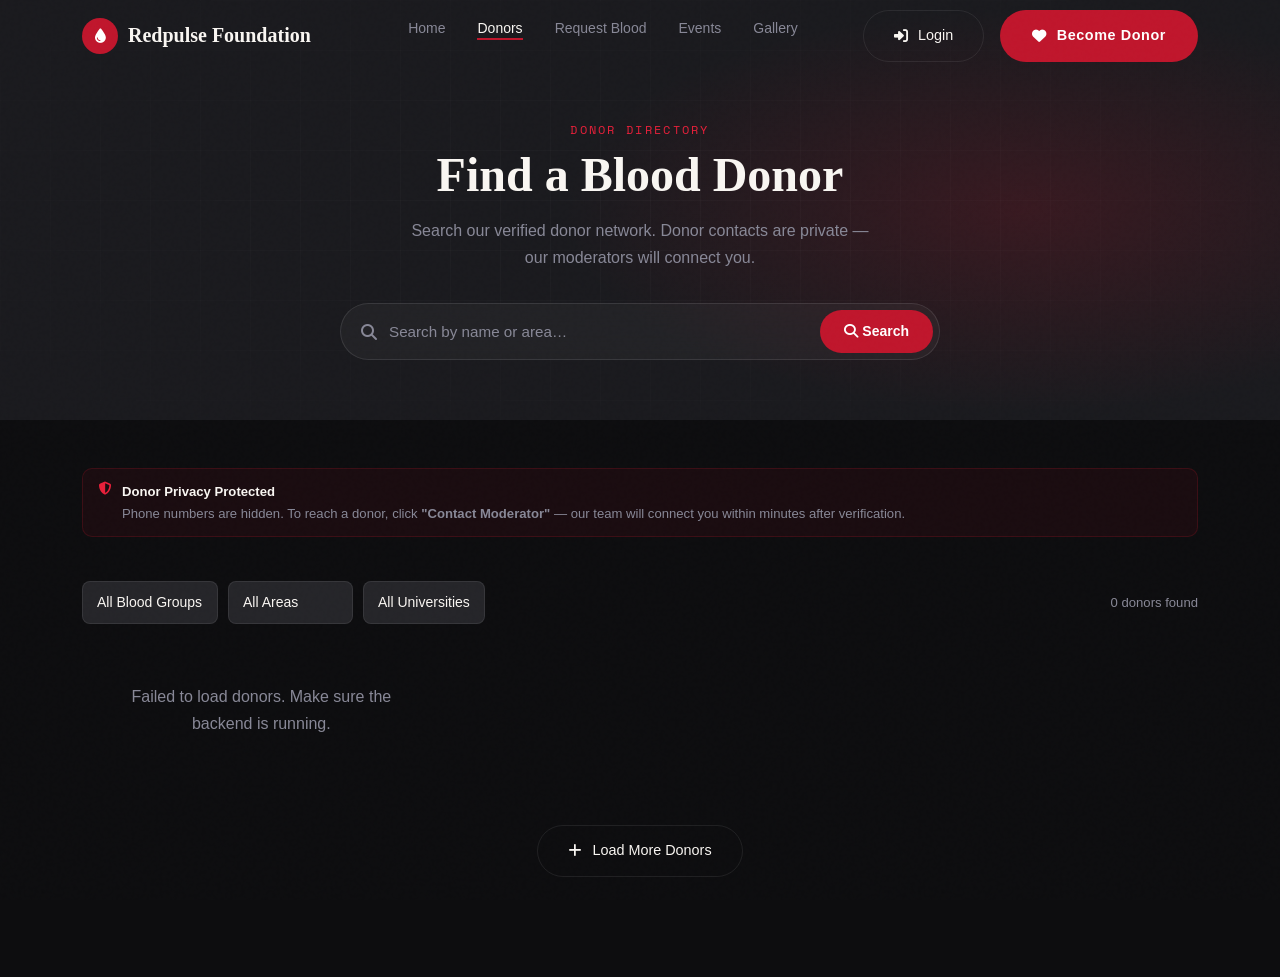
<file: donor-list.html>
<!DOCTYPE html>
<html lang="en">
<head>
<meta charset="UTF-8"/><meta name="viewport" content="width=device-width,initial-scale=1.0"/>
<title>Donor Directory — Redpulse Foundation</title>
<meta name="description" content="Search verified blood donors across Dhaka by blood group, area, and university."/>
<link rel="preconnect" href="https://fonts.googleapis.com"/>
<link href="https://fonts.googleapis.com/css2?family=Poppins:wght@400;500;600;700;900&family=Inter:wght@300;400;500;600&family=Manrope:wght@500;600;700;800&family=Space+Mono:wght@400;700&display=swap" rel="stylesheet"/>
<link rel="stylesheet" href="https://cdn.jsdelivr.net/npm/bootstrap@5.3.3/dist/css/bootstrap.min.css"/>
<link rel="stylesheet" href="https://cdnjs.cloudflare.com/ajax/libs/font-awesome/6.5.0/css/all.min.css"/>
<link rel="stylesheet" href="assets/css/style.css"/>
<link rel="stylesheet" href="assets/css/animation.css"/>
<link rel="stylesheet" href="assets/css/responsive.css"/>
<style>
/* ── Donor List Page ── */
.dl-hero{background:var(--ink-mid);padding:120px 0 60px;position:relative;overflow:hidden;}
.dl-hero::before{content:'';position:absolute;inset:0;background:radial-gradient(ellipse 60% 80% at 80% 50%,rgba(192,22,44,.18) 0%,transparent 60%);}
.dl-hero-grid{position:absolute;inset:0;background-image:linear-gradient(rgba(255,255,255,.025) 1px,transparent 1px),linear-gradient(90deg,rgba(255,255,255,.025) 1px,transparent 1px);background-size:50px 50px;mask-image:radial-gradient(ellipse 80% 80% at center,black,transparent);}
.search-bar{background:rgba(255,255,255,.04);border:1px solid rgba(255,255,255,.1);border-radius:60px;padding:6px 6px 6px 20px;display:flex;align-items:center;gap:12px;max-width:600px;margin:2rem auto 0;backdrop-filter:blur(12px);}
.search-bar input{background:none;border:none;outline:none;color:var(--snow);font-family:var(--font-body);font-size:0.95rem;flex:1;}
.search-bar input::placeholder{color:var(--muted);}
.search-bar button{background:var(--crimson);border:none;border-radius:60px;color:#fff;padding:10px 24px;font-weight:600;font-size:0.875rem;cursor:pointer;transition:var(--transition);font-family:var(--font-body);}
.search-bar button:hover{background:var(--crimson-glow);}

.filter-bar{display:flex;align-items:center;gap:10px;flex-wrap:wrap;padding:20px 0;}
.filter-select{background:var(--ink-light);border:1px solid var(--border);border-radius:8px;padding:9px 14px;color:var(--snow);font-family:var(--font-body);font-size:0.875rem;outline:none;cursor:pointer;appearance:none;transition:border-color .25s;}
.filter-select:focus{border-color:var(--crimson);}
.filter-select option{background:var(--ink-mid);}
.filter-count{margin-left:auto;font-size:0.82rem;color:var(--muted);}

.donor-grid{display:grid;grid-template-columns:repeat(auto-fill,minmax(280px,1fr));gap:20px;}

.donor-card{background:rgba(255,255,255,.04);border:1px solid var(--border);border-radius:16px;overflow:hidden;transition:transform .3s,box-shadow .3s,border-color .3s;cursor:pointer;}
.donor-card:hover{transform:translateY(-4px);box-shadow:0 20px 60px rgba(0,0,0,.4);border-color:rgba(192,22,44,.3);}

.donor-card-banner{height:80px;background:linear-gradient(135deg,#1a0005,#3d0010,#8b0000);position:relative;}
.donor-card-banner-pattern{position:absolute;inset:0;background-image:radial-gradient(circle at 80% 50%,rgba(255,255,255,.06) 0%,transparent 50%);}
.donor-card-avatar{width:64px;height:64px;border-radius:50%;border:3px solid var(--crimson);background:var(--ink-light);display:flex;align-items:center;justify-content:center;font-size:1.5rem;color:var(--crimson-glow);font-weight:700;position:absolute;bottom:-32px;left:20px;overflow:hidden;object-fit:cover;}
.donor-card-avatar img{width:100%;height:100%;object-fit:cover;}
.donor-card-bg-badge{position:absolute;top:12px;right:12px;background:var(--crimson);color:#fff;font-family:'Space Mono',monospace;font-weight:700;font-size:1rem;padding:4px 14px;border-radius:20px;box-shadow:0 4px 16px rgba(192,22,44,.5);}

.donor-card-body{padding:40px 20px 20px;}
.donor-card-name{font-family:var(--font-display);font-weight:700;font-size:1.05rem;color:var(--snow);margin-bottom:4px;}
.donor-card-meta{font-size:0.78rem;color:var(--muted);display:flex;flex-direction:column;gap:3px;margin-bottom:12px;}
.donor-card-meta span{display:flex;align-items:center;gap:6px;}
.donor-card-meta i{color:var(--crimson-glow);width:12px;}

.eligibility-badge{display:inline-flex;align-items:center;gap:5px;padding:3px 10px;border-radius:20px;font-size:0.72rem;font-weight:600;margin-bottom:12px;}
.elig-available{background:rgba(34,197,94,.15);color:#4ade80;border:1px solid rgba(34,197,94,.3);}
.elig-recovery{background:rgba(245,158,11,.12);color:#fbbf24;border:1px solid rgba(245,158,11,.3);}
.elig-unavailable{background:rgba(255,255,255,.06);color:var(--muted);border:1px solid var(--border);}

.donor-card-footer{display:flex;align-items:center;justify-content:space-between;padding-top:12px;border-top:1px solid var(--border);}
.donor-card-uni{font-size:0.72rem;color:var(--muted);display:flex;align-items:center;gap:5px;}
.btn-contact-mod{background:var(--crimson);border:none;border-radius:8px;color:#fff;padding:7px 14px;font-size:0.78rem;font-weight:600;cursor:pointer;transition:var(--transition);display:flex;align-items:center;gap:5px;font-family:var(--font-body);}
.btn-contact-mod:hover{background:var(--crimson-glow);box-shadow:0 4px 16px rgba(192,22,44,.4);}

/* Privacy Notice */
.privacy-notice{background:rgba(192,22,44,.08);border:1px solid rgba(192,22,44,.2);border-radius:10px;padding:12px 16px;font-size:0.82rem;color:var(--muted);display:flex;gap:10px;align-items:flex-start;margin-bottom:1.5rem;}
.privacy-notice i{color:var(--crimson-glow);margin-top:1px;flex-shrink:0;}

/* Contact Modal */
.contact-modal{position:fixed;inset:0;background:rgba(0,0,0,.7);backdrop-filter:blur(8px);z-index:9999;display:flex;align-items:center;justify-content:center;opacity:0;visibility:hidden;transition:.3s;}
.contact-modal.open{opacity:1;visibility:visible;}
.contact-modal-card{background:var(--ink-mid);border:1px solid var(--border);border-radius:20px;padding:36px;max-width:440px;width:90%;animation:scale-in .3s ease;}
</style>
</head>
<body>

<div id="page-loader"><div class="loader-drop"><svg viewBox="0 0 200 260" fill="none"><path d="M100 10 C100 10 20 110 20 170 C20 218 56 250 100 250 C144 250 180 218 180 170 C180 110 100 10 100 10 Z" fill="#C0162C"/></svg></div></div>

<!-- Navbar -->
<nav id="navbar">
  <div class="container d-flex align-items-center justify-content-between">
    <a href="index.html" class="nav-brand"><div class="pulse-icon"><i class="fas fa-droplet" style="color:#fff"></i></div>Redpulse Foundation</a>
    <ul class="nav-links">
      <li><a href="index.html">Home</a></li>
      <li><a href="donor-list.html" class="active">Donors</a></li>
      <li><a href="index.html#request">Request Blood</a></li>
      <li><a href="events.html">Events</a></li>
      <li><a href="gallery.html">Gallery</a></li>
    </ul>
    <div class="d-flex align-items-center gap-3">
      <a href="login.html" class="btn-ghost d-none d-lg-inline-flex">
        <i class="fas fa-sign-in-alt"></i><span>Login</span>
      </a>
      <a href="register.html" class="btn-red d-none d-lg-inline-flex">
        <i class="fas fa-heart"></i><span>Become Donor</span>
      </a>
      <div class="hamburger" id="hamburger">
        <span></span><span></span><span></span>
      </div>
    </div>
  </div>
</nav>
<div class="mobile-menu" id="mobile-menu">
  <a href="index.html" onclick="closeMenu()">Home</a>
  <a href="donor-list.html" onclick="closeMenu()">Donors</a>
  <a href="index.html#request" onclick="closeMenu()">Request Blood</a>
  <a href="events.html" onclick="closeMenu()">Events</a>
  <a href="gallery.html" onclick="closeMenu()">Gallery</a>
  <a href="register.html" class="btn-red mt-2" style="justify-content:center" onclick="closeMenu()"><i class="fas fa-heart"></i><span>Become Donor</span></a>
</div>

<!-- Hero -->
<section class="dl-hero">
  <div class="dl-hero-grid"></div>
  <div class="container position-relative">
    <div class="text-center reveal">
      <div class="section-label mb-2">Donor Directory</div>
      <h1 class="section-title mb-3">Find a Blood Donor</h1>
      <p class="text-muted" style="max-width:480px;margin:0 auto;">Search our verified donor network. Donor contacts are private — our moderators will connect you.</p>
      <div class="search-bar">
        <i class="fas fa-search" style="color:var(--muted);flex-shrink:0;"></i>
        <input type="text" id="donor-search" placeholder="Search by name or area…" autocomplete="off"/>
        <button type="button"><i class="fas fa-search"></i> Search</button>
      </div>
    </div>
  </div>
</section>

<!-- Donor List -->
<section class="section-wrap" style="padding-top:48px;">
  <div class="container">

    <!-- Privacy Notice -->
    <div class="privacy-notice reveal">
      <i class="fas fa-shield-halved"></i>
      <div>
        <strong style="color:var(--snow);">Donor Privacy Protected</strong><br/>
        Phone numbers are hidden. To reach a donor, click <strong>"Contact Moderator"</strong> — our team will connect you within minutes after verification.
      </div>
    </div>

    <!-- Filter Bar -->
    <div class="filter-bar reveal">
      <select class="filter-select" id="filter-blood-group">
        <option value="">All Blood Groups</option>
        <option>A+</option><option>A−</option><option>B+</option><option>B−</option>
        <option>O+</option><option>O−</option><option>AB+</option><option>AB−</option>
      </select>
      <select class="filter-select" id="filter-area">
        <option value="">All Areas</option>
        <option>Mirpur</option><option>Dhanmondi</option><option>Mohammadpur</option>
        <option>Gulshan</option><option>Uttara</option><option>Savar</option>
        <option>Gazipur</option><option>Rayer Bazar</option>
      </select>
      <select class="filter-select" id="filter-university">
        <option value="">All Universities</option>
        <option>BRACU</option><option>UIU</option><option>EWU</option>
        <option>NSU</option><option>AIUB</option><option>DIU</option><option>BUET</option>
      </select>
      <span class="filter-count" id="donor-count">Loading donors…</span>
    </div>

    <!-- No Result -->
    <div id="no-donors-msg" style="display:none;text-align:center;padding:60px 0;color:var(--muted);">
      <i class="fas fa-search fa-2x mb-3" style="color:var(--crimson);opacity:.4;display:block;"></i>
      No donors found matching your filters.
    </div>

    <!-- Grid — DRF: GET /api/donors/search/ -->
    <div class="donor-grid" id="donors-grid">
      <!-- Donors will be loaded dynamically here by donor-list.js -->
    </div>

    <!-- Load More -->
    <div class="text-center mt-5">
      <button class="btn-ghost" id="load-more-btn" onclick="showToast('More donors loading via API…','info')">
        <i class="fas fa-plus"></i><span>Load More Donors</span>
      </button>
    </div>
  </div>
</section>

<!-- Contact Moderator Modal -->
<div class="contact-modal" id="contact-modal">
  <div class="contact-modal-card">
    <div class="d-flex justify-content-between align-items-start mb-3">
      <div>
        <div class="section-label mb-1">Contact Moderator</div>
        <h3 style="color:var(--snow);font-size:1.2rem;">Request Blood Donor</h3>
      </div>
      <button onclick="closeContactModal()" style="background:none;border:none;color:var(--muted);font-size:1.2rem;cursor:pointer;"><i class="fas fa-times"></i></button>
    </div>
    <div style="background:rgba(192,22,44,.1);border:1px solid rgba(192,22,44,.25);border-radius:10px;padding:12px 14px;margin-bottom:1.2rem;font-size:0.82rem;color:var(--muted);">
      <i class="fas fa-info-circle" style="color:var(--crimson-glow);margin-right:6px;"></i>
      Donor: <strong id="modal-donor-name" style="color:var(--snow);"></strong> &nbsp;|&nbsp; Blood: <strong id="modal-donor-bg" style="color:var(--crimson-glow);"></strong>
    </div>
    <form id="contact-mod-form" style="display:flex;flex-direction:column;gap:12px;" onsubmit="submitContactMod(event)">
      <div style="display:flex;flex-direction:column;gap:6px;">
        <label style="font-size:.78rem;color:var(--muted);text-transform:uppercase;letter-spacing:.06em;">Your Name *</label>
        <input type="text" name="requester_name" placeholder="Full name" required style="background:var(--ink-light);border:1px solid var(--border);border-radius:8px;padding:11px 14px;color:var(--snow);font-family:var(--font-body);font-size:.9rem;outline:none;"/>
      </div>
      <div style="display:flex;flex-direction:column;gap:6px;">
        <label style="font-size:.78rem;color:var(--muted);text-transform:uppercase;letter-spacing:.06em;">Phone *</label>
        <input type="tel" name="requester_phone" placeholder="01XXXXXXXXX" required style="background:var(--ink-light);border:1px solid var(--border);border-radius:8px;padding:11px 14px;color:var(--snow);font-family:var(--font-body);font-size:.9rem;outline:none;"/>
      </div>
      <div style="display:flex;flex-direction:column;gap:6px;">
        <label style="font-size:.78rem;color:var(--muted);text-transform:uppercase;letter-spacing:.06em;">Hospital *</label>
        <input type="text" name="hospital" placeholder="Hospital name & location" required style="background:var(--ink-light);border:1px solid var(--border);border-radius:8px;padding:11px 14px;color:var(--snow);font-family:var(--font-body);font-size:.9rem;outline:none;"/>
      </div>
      <button type="submit" style="background:var(--crimson);border:none;border-radius:12px;color:#fff;padding:13px;font-weight:700;font-size:.9rem;cursor:pointer;display:flex;align-items:center;justify-content:center;gap:8px;font-family:var(--font-body);margin-top:4px;">
        <i class="fas fa-paper-plane"></i> Send Request to Moderator
      </button>
    </form>
  </div>
</div>

<script src="assets/js/app.js"></script>
<script src="assets/js/animation.js"></script>
<script src="assets/js/donor-list.js"></script>
<script>
function openContactModal(name, bg) {
  document.getElementById('modal-donor-name').textContent = name;
  document.getElementById('modal-donor-bg').textContent   = bg;
  document.getElementById('contact-modal').classList.add('open');
  document.body.style.overflow = 'hidden';
}
function closeContactModal() {
  document.getElementById('contact-modal').classList.remove('open');
  document.body.style.overflow = '';
}
function submitContactMod(e) {
  e.preventDefault();
  closeContactModal();
  showToast('Request sent to moderator! We\'ll contact you shortly.', 'success');
}
document.addEventListener('DOMContentLoaded', () => {
  const grid  = document.getElementById('donors-grid');
  const count = document.getElementById('donor-count');
  if (grid && count) {
    const cards = grid.querySelectorAll('.donor-card');
    count.textContent = cards.length + ' donors found';
  }
  document.getElementById('contact-modal').addEventListener('click', function(e){
    if(e.target === this) closeContactModal();
  });
});
</script>
</body>
</html>
</file>
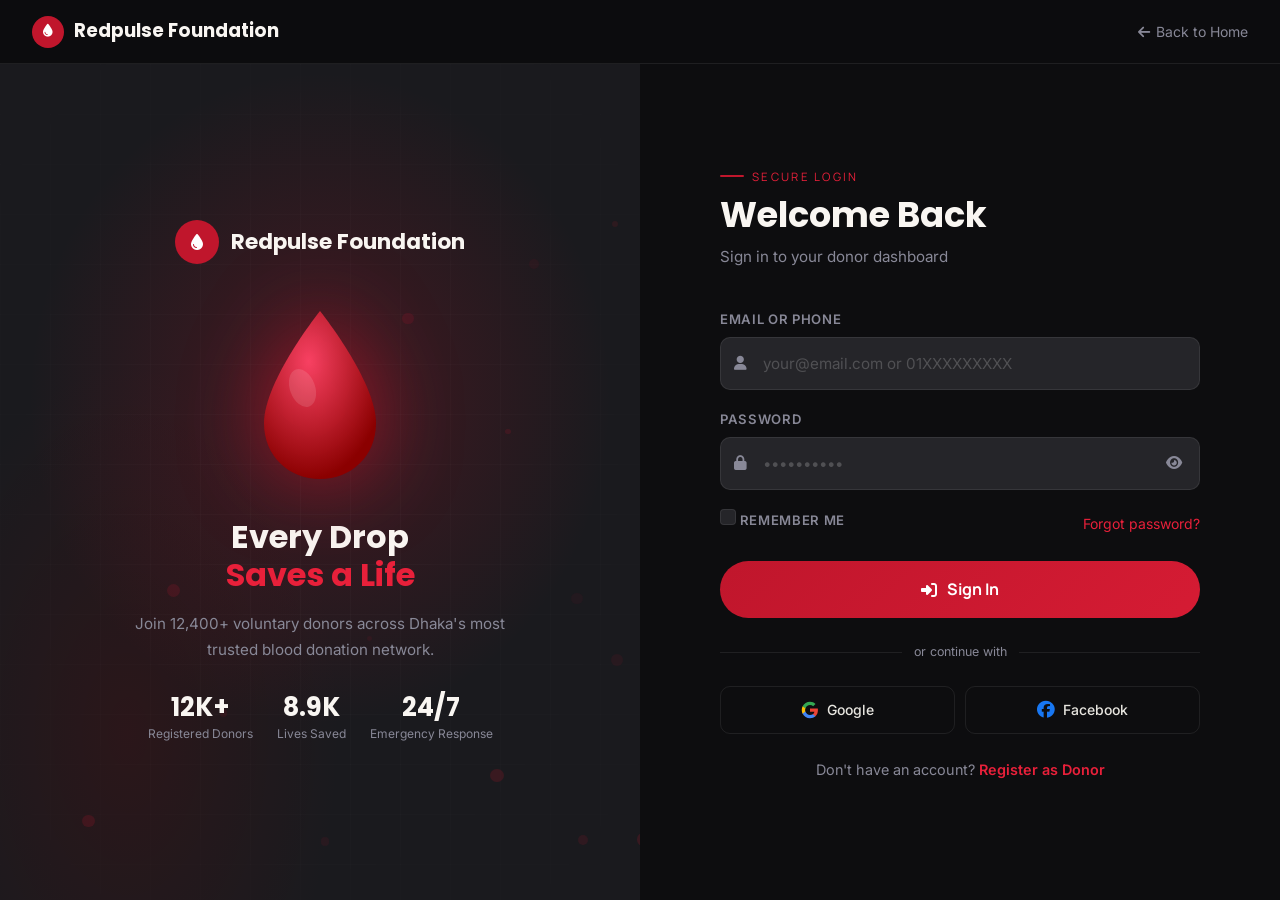
<file: donor-profile.html>
<!DOCTYPE html>
<html lang="en">
<head>
<meta charset="UTF-8"/><meta name="viewport" content="width=device-width,initial-scale=1.0"/>
<title>Donor Profile — Redpulse Foundation</title>
<link rel="preconnect" href="https://fonts.googleapis.com"/>
<link href="https://fonts.googleapis.com/css2?family=Poppins:wght@400;500;600;700;900&family=Inter:wght@300;400;500;600&family=Manrope:wght@500;600;700;800&family=Space+Mono:wght@400;700&display=swap" rel="stylesheet"/>
<link rel="stylesheet" href="https://cdn.jsdelivr.net/npm/bootstrap@5.3.3/dist/css/bootstrap.min.css"/>
<link rel="stylesheet" href="https://cdnjs.cloudflare.com/ajax/libs/font-awesome/6.5.0/css/all.min.css"/>
<link rel="stylesheet" href="assets/css/style.css"/>
<link rel="stylesheet" href="assets/css/animation.css"/>
<link rel="stylesheet" href="assets/css/responsive.css"/>
<style>
.profile-banner{height:260px;background:linear-gradient(135deg,#1a0005 0%,#3d0010 45%,#8b0000 100%);position:relative;overflow:hidden;}
.profile-banner-grid{position:absolute;inset:0;background-image:linear-gradient(rgba(255,255,255,.03) 1px,transparent 1px),linear-gradient(90deg,rgba(255,255,255,.03) 1px,transparent 1px);background-size:40px 40px;}
.profile-avatar-wrap{position:absolute;bottom:-52px;left:50px;}
.profile-avatar{width:104px;height:104px;border-radius:50%;border:4px solid var(--crimson);background:var(--ink-light);display:flex;align-items:center;justify-content:center;font-size:2.5rem;color:var(--crimson-glow);font-weight:700;box-shadow:0 8px 32px rgba(0,0,0,.5);}
.profile-blood-ring{position:absolute;bottom:-8px;right:-8px;width:36px;height:36px;background:var(--crimson);border-radius:50%;border:2px solid var(--ink-mid);display:flex;align-items:center;justify-content:center;font-family:'Space Mono',monospace;font-size:.7rem;font-weight:700;color:#fff;box-shadow:0 0 12px rgba(192,22,44,.6);}
.profile-header-section{background:var(--ink-mid);border-bottom:1px solid var(--border);padding:68px 0 32px;}
.profile-name{font-family:var(--font-display);font-size:1.8rem;font-weight:700;color:var(--snow);line-height:1.2;}
.profile-stats-row{display:flex;gap:24px;flex-wrap:wrap;margin-top:8px;}
.profile-stat-val{font-family:var(--font-display);font-size:1.4rem;font-weight:700;color:var(--snow);line-height:1;}
.profile-stat-key{font-size:.72rem;color:var(--muted);margin-top:2px;}
.toggle-switch{position:relative;width:40px;height:22px;cursor:pointer;}
.toggle-switch input{opacity:0;width:0;height:0;}
.slider{position:absolute;inset:0;background:rgba(255,255,255,.12);border-radius:22px;transition:.3s;}
.slider::before{content:'';position:absolute;width:16px;height:16px;left:3px;bottom:3px;background:#888;border-radius:50%;transition:.3s;}
.toggle-switch input:checked+.slider{background:rgba(34,197,94,.3);border:1px solid #22c55e;}
.toggle-switch input:checked+.slider::before{transform:translateX(18px);background:#22c55e;}
.history-row{display:flex;align-items:center;gap:12px;padding:14px 0;border-bottom:1px solid rgba(255,255,255,.05);}
.history-row:last-child{border-bottom:none;}
.history-icon{width:36px;height:36px;background:rgba(192,22,44,.12);border:1px solid rgba(192,22,44,.25);border-radius:50%;display:flex;align-items:center;justify-content:center;color:var(--crimson-glow);font-size:.8rem;flex-shrink:0;}
.history-hospital{font-size:.875rem;font-weight:600;color:var(--snow);}
.history-date{font-size:.75rem;color:var(--muted);}
.countdown-ring{width:120px;height:120px;border-radius:50%;position:relative;display:flex;align-items:center;justify-content:center;flex-direction:column;margin:0 auto 16px;}
.countdown-ring svg{position:absolute;inset:0;transform:rotate(-90deg);}
.countdown-ring circle{fill:none;stroke-width:7;}
.ring-track{stroke:rgba(255,255,255,.06);}
.ring-fill{stroke:var(--crimson);stroke-linecap:round;transition:stroke-dashoffset 1.2s ease;}
.countdown-num{font-family:var(--font-display);font-size:1.6rem;font-weight:700;color:var(--snow);position:relative;line-height:1;}
.countdown-sub{font-size:.68rem;color:var(--muted);position:relative;}
.social-card-preview{background:linear-gradient(145deg,#1a0005,#3d0010,#8b0000);border-radius:12px;padding:20px;text-align:center;position:relative;overflow:hidden;}
.sc-blood{font-family:'Space Mono',monospace;font-size:2.4rem;font-weight:700;color:#fff;line-height:1;}
.sc-name{font-size:.875rem;color:rgba(255,255,255,.7);margin-top:6px;}
.sc-tag{font-size:.65rem;letter-spacing:.15em;color:rgba(255,255,255,.4);text-transform:uppercase;margin-top:4px;}
.elig-badge{display:inline-flex;align-items:center;gap:5px;padding:5px 14px;border-radius:20px;font-size:.8rem;font-weight:600;}
.elig-ok{background:rgba(34,197,94,.15);color:#4ade80;border:1px solid rgba(34,197,94,.3);}
.elig-blue{background:rgba(59,130,246,.12);color:#60a5fa;border:1px solid rgba(59,130,246,.3);}
.elig-red{background:rgba(192,22,44,.12);color:var(--crimson-glow);border:1px solid rgba(192,22,44,.3);}
.quick-action{display:flex;align-items:center;gap:10px;padding:11px 14px;background:rgba(255,255,255,.03);border:1px solid var(--border);border-radius:10px;color:var(--text);font-size:.875rem;transition:.2s;margin-bottom:8px;}
.quick-action:hover{border-color:rgba(192,22,44,.4);}
</style>
</head>
<body>

<div id="page-loader"><div class="loader-drop"><svg viewBox="0 0 200 260" fill="none"><path d="M100 10 C100 10 20 110 20 170 C20 218 56 250 100 250 C144 250 180 218 180 170 C180 110 100 10 100 10 Z" fill="#C0162C"/></svg></div></div>

<nav id="navbar">
  <div class="container d-flex align-items-center justify-content-between">
    <a href="index.html" class="nav-brand"><div class="pulse-icon"><i class="fas fa-droplet" style="color:#fff"></i></div>Redpulse Foundation</a>
    <ul class="nav-links">
      <li><a href="index.html">Home</a></li><li><a href="donor-list.html">Donors</a></li>
      <li><a href="index.html#request">Request Blood</a></li><li><a href="events.html">Events</a></li>
    </ul>
    <div class="d-flex align-items-center gap-3">
      <a href="dashboard.html" class="btn-red d-none d-lg-inline-flex"><i class="fas fa-tachometer-alt"></i><span>Dashboard</span></a>
      <div class="hamburger" id="hamburger"><span></span><span></span><span></span></div>
    </div>
  </div>
</nav>
<div class="mobile-menu" id="mobile-menu">
  <a href="index.html" onclick="closeMenu()">Home</a><a href="donor-list.html" onclick="closeMenu()">Donors</a>
  <a href="index.html#request" onclick="closeMenu()">Request Blood</a><a href="events.html" onclick="closeMenu()">Events</a>
</div>

<!-- Banner -->
<div class="profile-banner" style="margin-top:72px;">
  <div class="profile-banner-grid"></div>
  <div id="particles-hero"></div>
  <div class="container h-100 position-relative">
    <div class="profile-avatar-wrap">
      <div class="profile-avatar"><i class="fas fa-user"></i></div>
      <div class="profile-blood-ring" id="profile-blood-ring">O+</div>
    </div>
  </div>
</div>

<!-- Profile Header -->
<div class="profile-header-section">
  <div class="container">
    <div class="d-flex align-items-flex-end gap-4 flex-wrap">
      <div>
        <div class="profile-name" id="profile-name">Sabbir Ahmed</div>
        <div id="profile-location-uni" style="font-size:.82rem;color:var(--muted);margin-top:4px;"><i class="fas fa-graduation-cap" style="color:var(--crimson-glow);margin-right:5px;"></i>BRACU · Mirpur, Dhaka</div>
        <div class="profile-stats-row">
          <div><div class="profile-stat-val" id="profile-total-donations">7</div><div class="profile-stat-key">Donations</div></div>
          <!-- <div><div class="profile-stat-val" id="profile-lives-saved">7</div><div class="profile-stat-key">Lives Saved</div></div> -->
          <div><div class="profile-stat-val" id="profile-member-since">3 yrs</div><div class="profile-stat-key">Member Since</div></div>
        </div>
      </div>
      <div class="ms-auto d-flex gap-2 align-items-center flex-wrap">
        <div style="display:flex;align-items:center;gap:10px;background:rgba(255,255,255,.04);border:1px solid var(--border);border-radius:10px;padding:10px 16px;">
          <span id="profile-availability-text" style="font-size:.82rem;color:var(--muted);">Available</span>
          <label class="toggle-switch"><input type="checkbox" checked onchange="toggleAvailability(this)" id="profile-availability-toggle"/><span class="slider"></span></label>
        </div>
        <a href="dashboard.html" class="btn-red"><i class="fas fa-edit"></i><span>Edit Profile</span></a>
      </div>
    </div>
    <div class="d-flex gap-2 flex-wrap mt-3" id="profile-badges-container">
      <span class="elig-badge elig-ok" id="badge-eligible"><i class="fas fa-check-circle"></i>Eligible to Donate</span>
      <span class="elig-badge elig-blue" id="badge-verified"><i class="fas fa-certificate"></i>Verified Donor</span>
      <span class="elig-badge elig-red" id="badge-hero"><i class="fas fa-award"></i>Blood Hero</span>
    </div>
  </div>
</div>

<!-- Content -->
<section class="section-wrap" style="padding-top:48px;background:var(--ink);">
  <div class="container">
    <div class="row g-4">
      <div class="col-lg-7">
        <div class="glass p-4 mb-4">
          <div class="d-flex align-items-center justify-content-between mb-3">
            <h5 style="color:var(--snow);font-family:var(--font-display);margin:0;"><i class="fas fa-history" style="color:var(--crimson-glow);margin-right:8px;"></i>Donation History</h5>
          </div>
          <div class="history-row"><div class="history-icon"><i class="fas fa-droplet"></i></div><div class="flex-1"><div class="history-hospital">Dhaka Medical College Hospital</div><div class="history-date">10 Feb 2026 · Shahbag · 1 unit</div></div><span style="background:rgba(34,197,94,.15);color:#4ade80;border:1px solid rgba(34,197,94,.3);padding:3px 10px;border-radius:20px;font-size:.72rem;font-weight:600;white-space:nowrap;">Verified</span></div>
          <div class="history-row"><div class="history-icon"><i class="fas fa-droplet"></i></div><div class="flex-1"><div class="history-hospital">Square Hospital</div><div class="history-date">15 Oct 2025 · Panthapath · 1 unit</div></div><span style="background:rgba(34,197,94,.15);color:#4ade80;border:1px solid rgba(34,197,94,.3);padding:3px 10px;border-radius:20px;font-size:.72rem;font-weight:600;white-space:nowrap;">Verified</span></div>
          <div class="history-row"><div class="history-icon"><i class="fas fa-droplet"></i></div><div class="flex-1"><div class="history-hospital">BIRDEM General Hospital</div><div class="history-date">2 Jul 2025 · Shahbag · 1 unit</div></div><span style="background:rgba(34,197,94,.15);color:#4ade80;border:1px solid rgba(34,197,94,.3);padding:3px 10px;border-radius:20px;font-size:.72rem;font-weight:600;white-space:nowrap;">Verified</span></div>
          <div class="history-row"><div class="history-icon"><i class="fas fa-droplet"></i></div><div class="flex-1"><div class="history-hospital">Ibn Sina Hospital</div><div class="history-date">19 Mar 2025 · Dhanmondi · 1 unit</div></div><span style="background:rgba(34,197,94,.15);color:#4ade80;border:1px solid rgba(34,197,94,.3);padding:3px 10px;border-radius:20px;font-size:.72rem;font-weight:600;white-space:nowrap;">Verified</span></div>
        </div>
        <div class="glass p-4">
          <h5 style="color:var(--snow);font-family:var(--font-display);margin-bottom:12px;"><i class="fas fa-user" style="color:var(--crimson-glow);margin-right:8px;"></i>About</h5>
          <p id="profile-about-text" style="color:var(--muted);font-size:.9rem;line-height:1.8;">Loading profile information...</p>
          <div class="d-flex gap-3 mt-3 flex-wrap">
            <div id="about-location" style="display:flex;align-items:center;gap:6px;font-size:.82rem;color:var(--muted);"><i class="fas fa-map-marker-alt" style="color:var(--crimson-glow);"></i>Location</div>
            <div id="about-uni" style="display:flex;align-items:center;gap:6px;font-size:.82rem;color:var(--muted);"><i class="fas fa-graduation-cap" style="color:var(--crimson-glow);"></i>University</div>
            <div id="about-blood" style="display:flex;align-items:center;gap:6px;font-size:.82rem;color:var(--muted);"><i class="fas fa-droplet" style="color:var(--crimson-glow);"></i>Blood Group</div>
          </div>
        </div>
      </div>

      <div class="col-lg-5">
        <div class="glass mb-4">
          <div style="text-align:center;padding:24px;">
            <div style="font-size:.72rem;letter-spacing:.15em;text-transform:uppercase;color:var(--crimson-glow);margin-bottom:16px;">Donation Eligibility</div>
            <div class="countdown-ring">
              <svg viewBox="0 0 120 120"><circle class="ring-track" cx="60" cy="60" r="52"/><circle class="ring-fill" id="countdown-ring-fill" cx="60" cy="60" r="52" stroke-dasharray="327" stroke-dashoffset="0"/></svg>
              <div class="countdown-num" id="countdown-days">90</div><div class="countdown-sub" id="countdown-text">days since</div>
            </div>
            <span class="elig-badge elig-ok" id="countdown-status" style="margin-bottom:10px;"><i class="fas fa-check-circle"></i>Ready to Donate!</span>
            <p id="countdown-last-donation" style="font-size:.78rem;color:var(--muted);margin-top:8px;">Last donation: N/A<br/>You're fully eligible to donate again.</p>
          </div>
        </div>
        <div class="glass p-4 mb-4">
          <h5 style="color:var(--snow);font-family:var(--font-display);margin-bottom:12px;"><i class="fas fa-id-card" style="color:var(--crimson-glow);margin-right:8px;"></i>Social Donor Card</h5>
          <div class="social-card-preview mb-3"><div class="sc-blood" id="sc-blood">O+</div><div class="sc-name" id="sc-name">Sabbir Ahmed</div><div class="sc-tag">Proud Blood Donor · Redpulse Foundation</div></div>
          <a href="card-generator.html" class="btn-red" style="width:100%;justify-content:center;"><i class="fas fa-download"></i><span>Generate &amp; Download Card</span></a>
        </div>
        <div class="glass p-4">
          <h5 style="color:var(--snow);font-family:var(--font-display);margin-bottom:14px;"><i class="fas fa-bolt" style="color:var(--crimson-glow);margin-right:8px;"></i>Quick Actions</h5>
          <a href="dashboard.html" class="quick-action"><i class="fas fa-edit" style="color:var(--crimson-glow);width:16px;"></i>Edit Profile</a>
          <a href="card-generator.html" class="quick-action"><i class="fas fa-share-alt" style="color:var(--crimson-glow);width:16px;"></i>Share My Card</a>
          <a href="index.html#request" class="quick-action"><i class="fas fa-hand-holding-medical" style="color:var(--crimson-glow);width:16px;"></i>Request Blood</a>
        </div>
      </div>
    </div>
  </div>
</section>

<script src="assets/js/app.js"></script>
<script src="assets/js/donor-profile.js"></script>
</body>
</html>
</file>
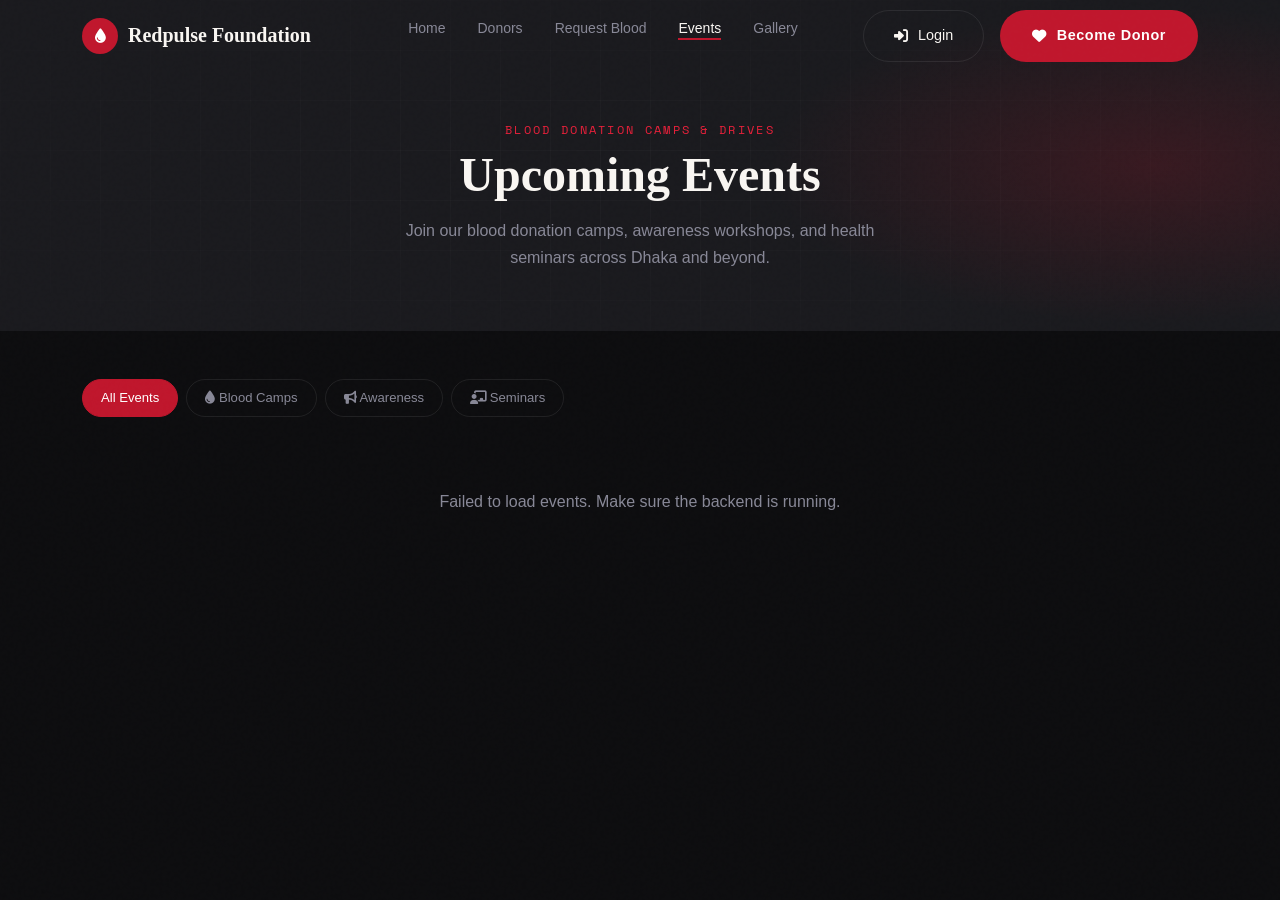
<file: events.html>
<!DOCTYPE html>
<html lang="en">
<head>
<meta charset="UTF-8"/><meta name="viewport" content="width=device-width,initial-scale=1.0"/>
<title>Events — Blood Donation Camps | Redpulse Foundation</title>
<meta name="description" content="Upcoming blood donation camps, awareness drives, and seminars organized by Redpulse Foundation across Dhaka."/>
<link rel="preconnect" href="https://fonts.googleapis.com"/>
<link href="https://fonts.googleapis.com/css2?family=Poppins:wght@400;500;600;700;900&family=Inter:wght@300;400;500;600&family=Manrope:wght@500;600;700;800&family=Space+Mono:wght@400;700&display=swap" rel="stylesheet"/>
<link rel="stylesheet" href="https://cdn.jsdelivr.net/npm/bootstrap@5.3.3/dist/css/bootstrap.min.css"/>
<link rel="stylesheet" href="https://cdnjs.cloudflare.com/ajax/libs/font-awesome/6.5.0/css/all.min.css"/>
<link rel="stylesheet" href="assets/css/style.css"/>
<link rel="stylesheet" href="assets/css/animation.css"/>
<link rel="stylesheet" href="assets/css/responsive.css"/>
<style>
.events-hero{background:var(--ink-mid);padding:120px 0 60px;position:relative;overflow:hidden;}
.events-hero::before{content:'';position:absolute;inset:0;background:radial-gradient(ellipse 50% 80% at 90% 50%,rgba(192,22,44,.18) 0%,transparent 60%);}
.events-grid-bg{position:absolute;inset:0;background-image:linear-gradient(rgba(255,255,255,.025) 1px,transparent 1px),linear-gradient(90deg,rgba(255,255,255,.025) 1px,transparent 1px);background-size:50px 50px;mask-image:radial-gradient(ellipse 80% 80% at center,black,transparent);}

.events-filter{display:flex;gap:8px;flex-wrap:wrap;margin-bottom:2rem;}
.filter-pill{padding:7px 18px;border-radius:60px;border:1px solid var(--border);background:transparent;color:var(--muted);font-size:.82rem;font-weight:500;cursor:pointer;transition:var(--transition);font-family:var(--font-body);}
.filter-pill:hover{border-color:rgba(255,255,255,.2);color:var(--snow);}
.filter-pill.active{background:var(--crimson);border-color:var(--crimson);color:#fff;}

.event-card-full{background:rgba(255,255,255,.04);border:1px solid var(--border);border-radius:16px;overflow:hidden;transition:transform .3s,box-shadow .3s,border-color .3s;display:flex;flex-direction:column;}
.event-card-full:hover{transform:translateY(-4px);box-shadow:0 20px 60px rgba(0,0,0,.4);border-color:rgba(192,22,44,.3);}

.event-card-img{height:180px;background:linear-gradient(135deg,#1a0005,#3d0010,#8b0000);position:relative;overflow:hidden;display:flex;align-items:center;justify-content:center;}
.event-card-img .event-type-badge{position:absolute;top:12px;left:12px;padding:4px 12px;border-radius:20px;font-size:.72rem;font-weight:600;}
.event-card-img .event-date-float{position:absolute;top:12px;right:12px;background:rgba(13,13,15,.85);border:1px solid var(--border);border-radius:10px;padding:8px 12px;text-align:center;backdrop-filter:blur(10px);}
.event-date-float .day{font-family:var(--font-display);font-size:1.4rem;font-weight:700;color:var(--snow);line-height:1;}
.event-date-float .mon{font-size:.65rem;color:var(--muted);text-transform:uppercase;letter-spacing:.1em;}
.event-icon-big{font-size:3rem;color:rgba(192,22,44,.4);}

.event-card-body{padding:20px;flex:1;display:flex;flex-direction:column;}
.event-card-title{font-family:var(--font-display);font-size:1.05rem;font-weight:700;color:var(--snow);margin-bottom:8px;line-height:1.3;}
.event-meta-row{display:flex;gap:12px;flex-wrap:wrap;margin-bottom:12px;}
.event-meta-item{display:flex;align-items:center;gap:5px;font-size:.78rem;color:var(--muted);}
.event-meta-item i{color:var(--crimson-glow);font-size:.75rem;}
.event-card-desc{font-size:.85rem;color:var(--muted);line-height:1.7;flex:1;margin-bottom:16px;}
.btn-event-detail{display:flex;align-items:center;gap:8px;padding:10px 20px;background:var(--crimson);border:none;border-radius:10px;color:#fff;font-size:.875rem;font-weight:600;cursor:pointer;transition:var(--transition);font-family:var(--font-body);width:100%;justify-content:center;}
.btn-event-detail:hover{background:var(--crimson-glow);box-shadow:0 6px 20px rgba(192,22,44,.4);}

/* Event Modal */
.event-modal{position:fixed;inset:0;background:rgba(0,0,0,.75);backdrop-filter:blur(10px);z-index:9999;display:flex;align-items:center;justify-content:center;opacity:0;visibility:hidden;transition:.3s;}
.event-modal.open{opacity:1;visibility:visible;}
.event-modal-box{background:var(--ink-mid);border:1px solid var(--border);border-radius:20px;padding:36px;max-width:520px;width:90%;animation:scale-in .3s ease;}
.event-modal-type{font-size:.72rem;letter-spacing:.15em;text-transform:uppercase;color:var(--crimson-glow);margin-bottom:.5rem;}
.event-modal-title{font-family:var(--font-display);font-size:1.5rem;font-weight:700;color:var(--snow);margin-bottom:16px;line-height:1.2;}
.event-modal-meta{display:flex;flex-direction:column;gap:8px;margin-bottom:1.5rem;}
.event-modal-meta-row{display:flex;align-items:center;gap:10px;font-size:.9rem;color:var(--muted);}
.event-modal-meta-row i{color:var(--crimson-glow);width:16px;flex-shrink:0;}
.event-modal-desc{font-size:.9rem;color:var(--muted);line-height:1.8;margin-bottom:1.5rem;}
</style>
</head>
<body>

<div id="page-loader"><div class="loader-drop"><svg viewBox="0 0 200 260" fill="none"><path d="M100 10 C100 10 20 110 20 170 C20 218 56 250 100 250 C144 250 180 218 180 170 C180 110 100 10 100 10 Z" fill="#C0162C"/></svg></div></div>

<nav id="navbar">
  <div class="container d-flex align-items-center justify-content-between">
    <a href="index.html" class="nav-brand"><div class="pulse-icon"><i class="fas fa-droplet" style="color:#fff"></i></div>Redpulse Foundation</a>
    <ul class="nav-links">
      <li><a href="index.html">Home</a></li><li><a href="donor-list.html">Donors</a></li>
      <li><a href="index.html#request">Request Blood</a></li><li><a href="events.html" class="active">Events</a></li>
      <li><a href="gallery.html">Gallery</a></li>
    </ul>
    <div class="d-flex align-items-center gap-3">
      <a href="login.html" class="btn-ghost d-none d-lg-inline-flex">
        <i class="fas fa-sign-in-alt"></i><span>Login</span>
      </a>
      <a href="register.html" class="btn-red d-none d-lg-inline-flex">
        <i class="fas fa-heart"></i><span>Become Donor</span>
      </a>
      <div class="hamburger" id="hamburger">
        <span></span><span></span><span></span>
      </div>
    </div>
  </div>
</nav>
<div class="mobile-menu" id="mobile-menu">
  <a href="index.html" onclick="closeMenu()">Home</a><a href="donor-list.html" onclick="closeMenu()">Donors</a>
  <a href="index.html#request" onclick="closeMenu()">Request Blood</a><a href="events.html" onclick="closeMenu()">Events</a>
  <a href="gallery.html" onclick="closeMenu()">Gallery</a>
  <a href="register.html" class="btn-red mt-2" style="justify-content:center" onclick="closeMenu()"><i class="fas fa-heart"></i><span>Become Donor</span></a>
</div>

<!-- Hero -->
<section class="events-hero">
  <div class="events-grid-bg"></div>
  <div class="container position-relative text-center reveal">
    <div class="section-label mb-2">Blood Donation Camps &amp; Drives</div>
    <h1 class="section-title mb-3">Upcoming Events</h1>
    <p class="text-muted" style="max-width:500px;margin:0 auto;">Join our blood donation camps, awareness workshops, and health seminars across Dhaka and beyond.</p>
  </div>
</section>

<!-- Events Content -->
<section class="section-wrap" style="padding-top:48px;">
  <div class="container">

    <!-- Filters -->
    <div class="events-filter reveal">
      <button class="filter-pill active" data-cat="all" onclick="filterEvents(this,'all')">All Events</button>
      <button class="filter-pill" data-cat="camp" onclick="filterEvents(this,'camp')"><i class="fas fa-droplet"></i> Blood Camps</button>
      <button class="filter-pill" data-cat="awareness" onclick="filterEvents(this,'awareness')"><i class="fas fa-bullhorn"></i> Awareness</button>
      <button class="filter-pill" data-cat="seminar" onclick="filterEvents(this,'seminar')"><i class="fas fa-chalkboard-teacher"></i> Seminars</button>
    </div>

    <!-- DRF: GET /api/events/ -->
    <div class="row g-4" id="events-grid">
      <!-- Events will be loaded dynamically here by events.js -->
    </div>
  </div>
</section>

<!-- Event Detail Modal -->
<div class="event-modal" id="event-modal">
  <div class="event-modal-box">
    <div class="d-flex justify-content-between align-items-start mb-2">
      <div class="event-modal-type" id="modal-event-type">Blood Camp</div>
      <button id="event-modal-close" style="background:none;border:none;color:var(--muted);font-size:1.2rem;cursor:pointer;"><i class="fas fa-times"></i></button>
    </div>
    <h2 class="event-modal-title" id="modal-event-title">Event Title</h2>
    <div class="event-modal-meta">
      <div class="event-modal-meta-row"><i class="fas fa-calendar"></i><span id="modal-event-date">Date</span></div>
      <div class="event-modal-meta-row"><i class="fas fa-clock"></i><span id="modal-event-time">Time</span></div>
      <div class="event-modal-meta-row"><i class="fas fa-location-dot"></i><span id="modal-event-venue">Venue</span></div>
    </div>
    <div class="event-modal-desc" id="modal-event-desc">Description</div>
    <div class="d-flex gap-3 flex-wrap">
      <button class="btn-red" style="flex:1;justify-content:center;" onclick="showToast('Registration captured — API pending.','success')"><i class="fas fa-user-plus"></i><span>Register to Attend</span></button>
      <button class="btn-ghost" onclick="document.getElementById('event-modal').classList.remove('open');document.body.style.overflow=''"><span>Close</span></button>
    </div>
  </div>
</div>

<script src="assets/js/app.js"></script>
<script src="assets/js/animation.js"></script>
<script src="assets/js/events.js"></script>
</body>
</html>
</file>
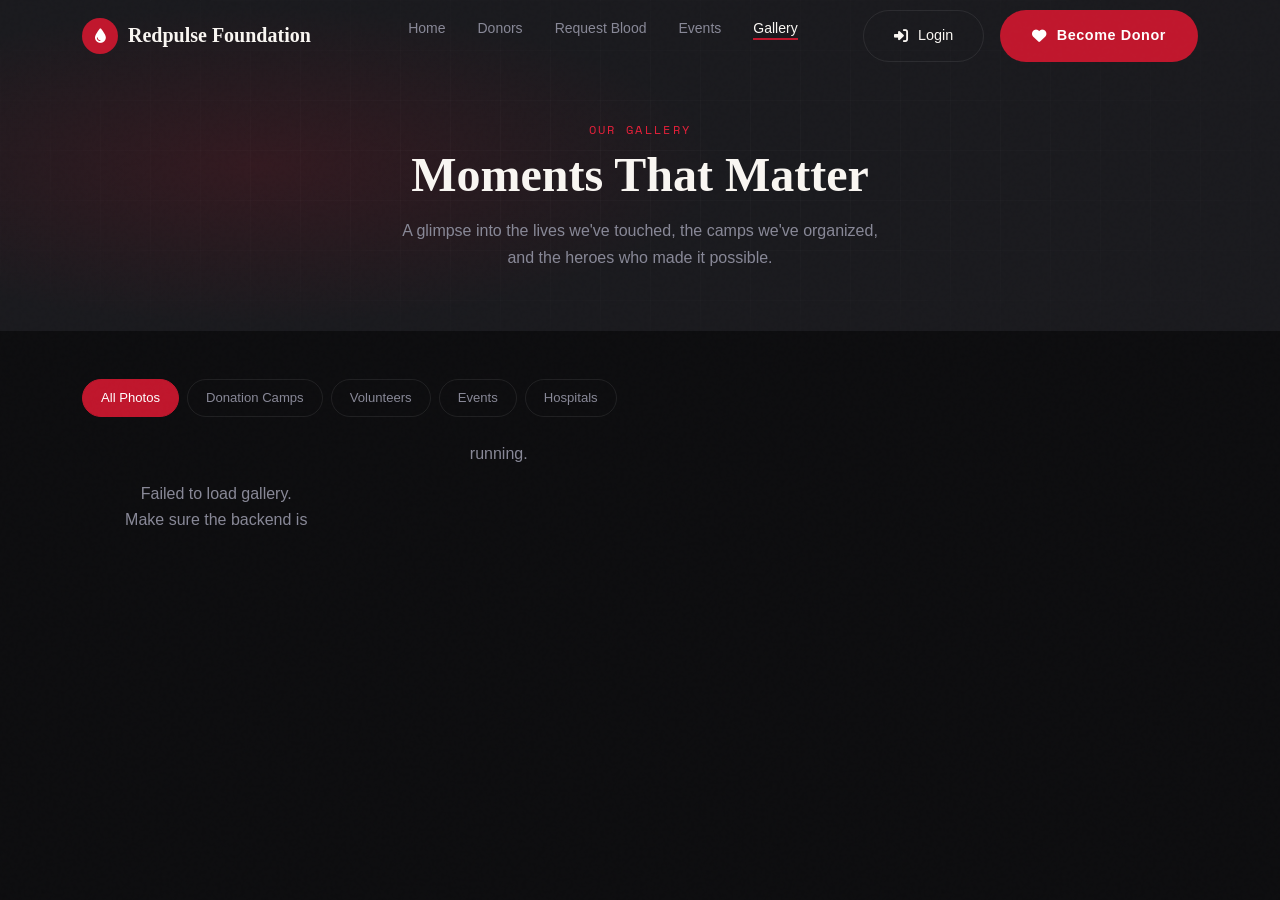
<file: gallery.html>
<!DOCTYPE html>
<html lang="en">
<head>
<meta charset="UTF-8"/><meta name="viewport" content="width=device-width,initial-scale=1.0"/>
<title>Gallery — Redpulse Foundation</title>
<meta name="description" content="Photo gallery of Redpulse Foundation blood donation camps, volunteer events, and community drives across Dhaka."/>
<link rel="preconnect" href="https://fonts.googleapis.com"/>
<link href="https://fonts.googleapis.com/css2?family=Poppins:wght@400;500;600;700;900&family=Inter:wght@300;400;500;600&family=Space+Mono:wght@400;700&display=swap" rel="stylesheet"/>
<link rel="stylesheet" href="https://cdn.jsdelivr.net/npm/bootstrap@5.3.3/dist/css/bootstrap.min.css"/>
<link rel="stylesheet" href="https://cdnjs.cloudflare.com/ajax/libs/font-awesome/6.5.0/css/all.min.css"/>
<link rel="stylesheet" href="assets/css/style.css"/>
<link rel="stylesheet" href="assets/css/animation.css"/>
<link rel="stylesheet" href="assets/css/responsive.css"/>
<style>
.gallery-hero{background:var(--ink-mid);padding:120px 0 60px;position:relative;overflow:hidden;}
.gallery-hero::before{content:'';position:absolute;inset:0;background:radial-gradient(ellipse 60% 80% at 20% 50%,rgba(192,22,44,.15) 0%,transparent 60%);}
.gallery-grid-bg{position:absolute;inset:0;background-image:linear-gradient(rgba(255,255,255,.025) 1px,transparent 1px),linear-gradient(90deg,rgba(255,255,255,.025) 1px,transparent 1px);background-size:50px 50px;mask-image:radial-gradient(ellipse 80% 80% at center,black,transparent);}

/* Filter */
.gallery-filter-btn{padding:7px 18px;border-radius:60px;border:1px solid var(--border);background:transparent;color:var(--muted);font-size:.82rem;font-weight:500;cursor:pointer;transition:var(--transition);font-family:var(--font-body);}
.gallery-filter-btn.active{background:var(--crimson);border-color:var(--crimson);color:#fff;}
.gallery-filter-btn:hover:not(.active){border-color:rgba(255,255,255,.2);color:var(--snow);}

/* Masonry Grid */
.gallery-masonry{columns:4;gap:14px;}
@media(max-width:1200px){.gallery-masonry{columns:3;}}
@media(max-width:768px){.gallery-masonry{columns:2;}}
@media(max-width:480px){.gallery-masonry{columns:1;}}

.gallery-item{break-inside:avoid;margin-bottom:14px;border-radius:12px;overflow:hidden;position:relative;cursor:pointer;transition:transform .3s,box-shadow .3s;}
.gallery-item:hover{transform:scale(1.01);box-shadow:0 16px 48px rgba(0,0,0,.6);}

.gallery-placeholder{background:var(--ink-light);display:flex;flex-direction:column;align-items:center;justify-content:center;gap:10px;color:var(--muted);font-size:.8rem;border-radius:12px;transition:.3s;}
.gallery-item:hover .gallery-placeholder{background:var(--ink-mid);}

.gallery-overlay{position:absolute;inset:0;background:linear-gradient(to top,rgba(13,13,15,.85) 0%,transparent 50%);opacity:0;transition:.3s;display:flex;flex-direction:column;justify-content:flex-end;padding:16px;border-radius:12px;}
.gallery-item:hover .gallery-overlay{opacity:1;}
.gallery-caption{font-size:.82rem;color:var(--snow);font-weight:600;}
.gallery-expand{position:absolute;top:12px;right:12px;width:32px;height:32px;background:rgba(255,255,255,.15);backdrop-filter:blur(8px);border-radius:50%;display:flex;align-items:center;justify-content:center;font-size:.8rem;color:#fff;}

/* Lightbox */
.lightbox{position:fixed;inset:0;background:rgba(0,0,0,.92);backdrop-filter:blur(12px);z-index:99999;display:flex;align-items:center;justify-content:center;opacity:0;visibility:hidden;transition:.3s;}
.lightbox.open{opacity:1;visibility:visible;}
.lightbox-img{max-width:85vw;max-height:80vh;border-radius:12px;object-fit:contain;display:block;}
.lightbox-placeholder{max-width:85vw;max-height:80vh;min-width:300px;min-height:200px;background:var(--ink-light);border-radius:12px;display:flex;align-items:center;justify-content:center;flex-direction:column;gap:12px;color:var(--muted);font-size:1rem;}
#lightbox-caption{font-size:.9rem;color:var(--muted);text-align:center;margin-top:12px;max-width:400px;}
.lightbox-close{position:absolute;top:20px;right:24px;background:rgba(255,255,255,.1);border:none;color:#fff;width:40px;height:40px;border-radius:50%;font-size:1rem;cursor:pointer;transition:.2s;}
.lightbox-close:hover{background:rgba(255,255,255,.2);}
.lightbox-nav{position:absolute;top:50%;transform:translateY(-50%);background:rgba(255,255,255,.1);border:none;color:#fff;width:44px;height:44px;border-radius:50%;font-size:1.1rem;cursor:pointer;transition:.2s;display:flex;align-items:center;justify-content:center;}
.lightbox-nav:hover{background:rgba(255,255,255,.2);}
#lightbox-prev{left:20px;}
#lightbox-next{right:20px;}
</style>
</head>
<body>

<div id="page-loader"><div class="loader-drop"><svg viewBox="0 0 200 260" fill="none"><path d="M100 10 C100 10 20 110 20 170 C20 218 56 250 100 250 C144 250 180 218 180 170 C180 110 100 10 100 10 Z" fill="#C0162C"/></svg></div></div>

<nav id="navbar">
  <div class="container d-flex align-items-center justify-content-between">
    <a href="index.html" class="nav-brand"><div class="pulse-icon"><i class="fas fa-droplet" style="color:#fff"></i></div>Redpulse Foundation</a>
    <ul class="nav-links">
      <li><a href="index.html">Home</a></li><li><a href="donor-list.html">Donors</a></li>
      <li><a href="index.html#request">Request Blood</a></li><li><a href="events.html">Events</a></li>
      <li><a href="gallery.html" class="active">Gallery</a></li>
    </ul>
    <div class="d-flex align-items-center gap-3">
      <a href="login.html" class="btn-ghost d-none d-lg-inline-flex">
        <i class="fas fa-sign-in-alt"></i><span>Login</span>
      </a>
      <a href="register.html" class="btn-red d-none d-lg-inline-flex">
        <i class="fas fa-heart"></i><span>Become Donor</span>
      </a>
      <div class="hamburger" id="hamburger">
        <span></span><span></span><span></span>
      </div>
    </div>
  </div>
</nav>
<div class="mobile-menu" id="mobile-menu">
  <a href="index.html" onclick="closeMenu()">Home</a><a href="donor-list.html" onclick="closeMenu()">Donors</a>
  <a href="index.html#request" onclick="closeMenu()">Request Blood</a><a href="events.html" onclick="closeMenu()">Events</a>
  <a href="gallery.html" onclick="closeMenu()">Gallery</a>
  <a href="register.html" class="btn-red mt-2" style="justify-content:center" onclick="closeMenu()"><i class="fas fa-heart"></i><span>Become Donor</span></a>
</div>

<!-- Hero -->
<section class="gallery-hero">
  <div class="gallery-grid-bg"></div>
  <div class="container position-relative text-center reveal">
    <div class="section-label mb-2">Our Gallery</div>
    <h1 class="section-title mb-3">Moments That Matter</h1>
    <p class="text-muted" style="max-width:480px;margin:0 auto;">A glimpse into the lives we've touched, the camps we've organized, and the heroes who made it possible.</p>
  </div>
</section>

<!-- Gallery -->
<section class="section-wrap" style="padding-top:48px;">
  <div class="container">
    <!-- Filters -->
    <div class="d-flex gap-2 flex-wrap mb-4 reveal">
      <button class="gallery-filter-btn active" data-cat="all">All Photos</button>
      <button class="gallery-filter-btn" data-cat="camps">Donation Camps</button>
      <button class="gallery-filter-btn" data-cat="volunteers">Volunteers</button>
      <button class="gallery-filter-btn" data-cat="events">Events</button>
      <button class="gallery-filter-btn" data-cat="hospitals">Hospitals</button>
    </div>

    <!-- DRF: GET /api/gallery/ -->
    <div class="gallery-masonry" id="gallery-masonry">
      <!-- Gallery items will be loaded dynamically here by gallery.js -->
    </div>
  </div>
</section>

<!-- Lightbox -->
<div class="lightbox" id="lightbox">
  <button class="lightbox-close" id="lightbox-close"><i class="fas fa-times"></i></button>
  <button class="lightbox-nav" id="lightbox-prev"><i class="fas fa-chevron-left"></i></button>
  <div style="text-align:center;">
    <div class="lightbox-placeholder" id="lightbox-placeholder"><i class="fas fa-camera fa-3x" style="color:var(--crimson);opacity:.4;"></i><span id="lightbox-caption-inner">Gallery Item</span></div>
    <div id="lightbox-caption"></div>
  </div>
  <button class="lightbox-nav" id="lightbox-next"><i class="fas fa-chevron-right"></i></button>
</div>

<script src="assets/js/app.js"></script>
<script src="assets/js/animation.js"></script>
<script src="assets/js/gallery.js"></script>
</body>
</html>
</file>
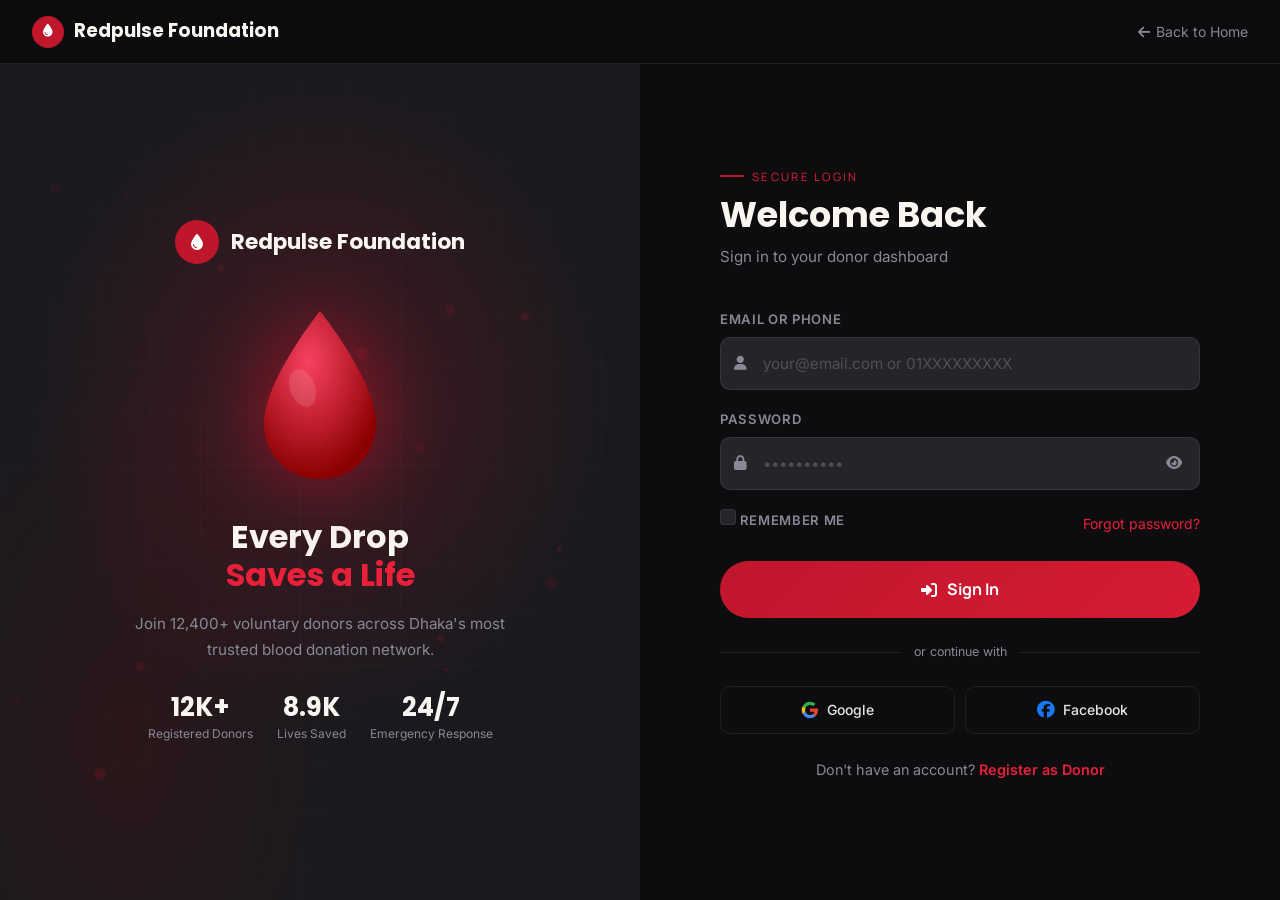
<file: login.html>
<!DOCTYPE html>
<html lang="en">
<head>
<meta charset="UTF-8"/>
<meta name="viewport" content="width=device-width,initial-scale=1.0"/>
<title>Login — Redpulse Foundation</title>
<meta name="description" content="Login to your Redpulse Foundation donor account. Manage your blood donation profile."/>
<link rel="preconnect" href="https://fonts.googleapis.com"/>
<link rel="preconnect" href="https://fonts.gstatic.com" crossorigin/>
<link href="https://fonts.googleapis.com/css2?family=Poppins:wght@400;500;600;700;900&family=Inter:wght@300;400;500;600&family=Manrope:wght@500;600;700;800&family=Space+Mono:wght@400;700&display=swap" rel="stylesheet"/>
<link rel="stylesheet" href="https://cdn.jsdelivr.net/npm/bootstrap@5.3.3/dist/css/bootstrap.min.css"/>
<link rel="stylesheet" href="https://cdnjs.cloudflare.com/ajax/libs/font-awesome/6.5.0/css/all.min.css"/>
<link rel="stylesheet" href="assets/css/auth.css"/>
<link rel="stylesheet" href="assets/css/animation.css"/>
</head>
<body>

<!-- Page Loader -->
<div id="page-loader">
  <div class="loader-drop">
    <svg viewBox="0 0 200 260" fill="none"><path d="M100 10 C100 10 20 110 20 170 C20 218 56 250 100 250 C144 250 180 218 180 170 C180 110 100 10 100 10 Z" fill="#C0162C"/></svg>
  </div>
</div>

<!-- Mini Navbar -->
<nav class="auth-nav">
  <a href="index.html" class="auth-nav-logo">
    <div class="logo-icon"><i class="fas fa-droplet"></i></div>
    Redpulse Foundation
  </a>
  <a href="index.html" class="auth-nav-back">
    <i class="fas fa-arrow-left"></i> Back to Home
  </a>
</nav>

<!-- Auth Layout -->
<div class="auth-page" style="padding-top:64px;">

  <!-- Visual Panel -->
  <div class="auth-visual">
    <div class="auth-visual-bg"></div>
    <div class="auth-visual-grid"></div>
    <div id="particles-hero"></div>

    <div class="auth-visual-content">
      <div class="auth-logo">
        <div class="logo-icon"><i class="fas fa-droplet"></i></div>
        Redpulse Foundation
      </div>

      <div class="auth-visual-drop">
        <svg viewBox="0 0 200 260" fill="none">
          <defs>
            <radialGradient id="dg" cx="40%" cy="30%" r="70%">
              <stop offset="0%" stop-color="#ff4466" stop-opacity="0.95"/>
              <stop offset="100%" stop-color="#8b0000"/>
            </radialGradient>
          </defs>
          <path d="M100 10 C100 10 20 110 20 170 C20 218 56 250 100 250 C144 250 180 218 180 170 C180 110 100 10 100 10 Z" fill="url(#dg)"/>
          <ellipse cx="75" cy="120" rx="18" ry="28" fill="rgba(255,255,255,0.12)" transform="rotate(-20 75 120)"/>
        </svg>
      </div>

      <h2 class="auth-visual-tagline">Every Drop<br/><span>Saves a Life</span></h2>
      <p class="auth-visual-sub">Join 12,400+ voluntary donors across Dhaka's most trusted blood donation network.</p>

      <div class="auth-stats">
        <div class="auth-stat">
          <div class="auth-stat-num">12K+</div>
          <div class="auth-stat-label">Registered Donors</div>
        </div>
        <div class="auth-stat">
          <div class="auth-stat-num">8.9K</div>
          <div class="auth-stat-label">Lives Saved</div>
        </div>
        <div class="auth-stat">
          <div class="auth-stat-num">24/7</div>
          <div class="auth-stat-label">Emergency Response</div>
        </div>
      </div>
    </div>
  </div>

  <!-- Form Panel -->
  <div class="auth-form-panel">
    <div class="auth-form-wrap">

      <div class="auth-form-header">
        <div class="auth-eyebrow">Secure Login</div>
        <h1 class="auth-title">Welcome Back</h1>
        <p class="auth-subtitle">Sign in to your donor dashboard</p>
      </div>

      <!-- Error Box -->
      <div id="login-error" class="dash-alert critical mb-3" style="display:none;">
        <i class="fas fa-exclamation-circle dash-alert-icon"></i>
        <span id="login-error-msg">Invalid credentials. Please try again.</span>
      </div>

      <!-- Login Form -->
      <!-- DRF: POST /api/auth/login/ -->
      <form id="login-form" class="auth-form" autocomplete="on">
        <div class="form-group">
          <label for="login-email">Email or Phone</label>
          <div class="input-wrap">
            <i class="fas fa-user input-icon"></i>
            <input type="text" id="login-email" name="email" placeholder="your@email.com or 01XXXXXXXXX" required autocomplete="username"/>
          </div>
        </div>

        <div class="form-group">
          <label for="login-password">Password</label>
          <div class="input-wrap">
            <i class="fas fa-lock input-icon"></i>
            <input type="password" id="login-password" name="password" placeholder="••••••••••" required autocomplete="current-password"/>
            <button type="button" class="pass-toggle" aria-label="Toggle password"><i class="fas fa-eye"></i></button>
          </div>
          <span class="field-error">Please enter your password.</span>
        </div>

        <div class="auth-form-options">
          <label class="remember-label">
            <input type="checkbox" name="remember_me"/> Remember me
          </label>
          <a href="#" class="forgot-link">Forgot password?</a>
        </div>

        <button type="submit" class="btn-auth" id="login-submit-btn">
          <i class="fas fa-sign-in-alt"></i><span>Sign In</span>
        </button>

        <div class="auth-divider"><span>or continue with</span></div>

        <div class="social-login">
          <button type="button" class="btn-social" id="google-login-btn">
            <svg width="18" height="18" viewBox="0 0 24 24"><path fill="#EA4335" d="M22.56 12.25c0-.78-.07-1.53-.2-2.25H12v4.26h5.92c-.26 1.37-1.04 2.53-2.21 3.31v2.77h3.57c2.08-1.92 3.28-4.74 3.28-8.09z"/><path fill="#4285F4" d="M12 23c2.97 0 5.46-.98 7.28-2.66l-3.57-2.77c-.98.66-2.23 1.06-3.71 1.06-2.86 0-5.29-1.93-6.16-4.53H2.18v2.84C3.99 20.53 7.7 23 12 23z"/><path fill="#FBBC05" d="M5.84 14.09c-.22-.66-.35-1.36-.35-2.09s.13-1.43.35-2.09V7.07H2.18C1.43 8.55 1 10.22 1 12s.43 3.45 1.18 4.93l2.85-2.22.81-.62z"/><path fill="#34A853" d="M12 5.38c1.62 0 3.06.56 4.21 1.64l3.15-3.15C17.45 2.09 14.97 1 12 1 7.7 1 3.99 3.47 2.18 7.07l3.66 2.84c.87-2.6 3.3-4.53 6.16-4.53z"/></svg>
            Google
          </button>
          <button type="button" class="btn-social" id="facebook-login-btn">
            <i class="fab fa-facebook" style="color:#1877F2;font-size:1.1rem;"></i>
            Facebook
          </button>
        </div>

        <p class="auth-switch">
          Don't have an account? <a href="register.html">Register as Donor</a>
        </p>
      </form>

    </div>
  </div>

</div>

<script src="assets/js/app.js"></script>
<script src="assets/js/auth.js"></script>
</body>
</html>
</file>
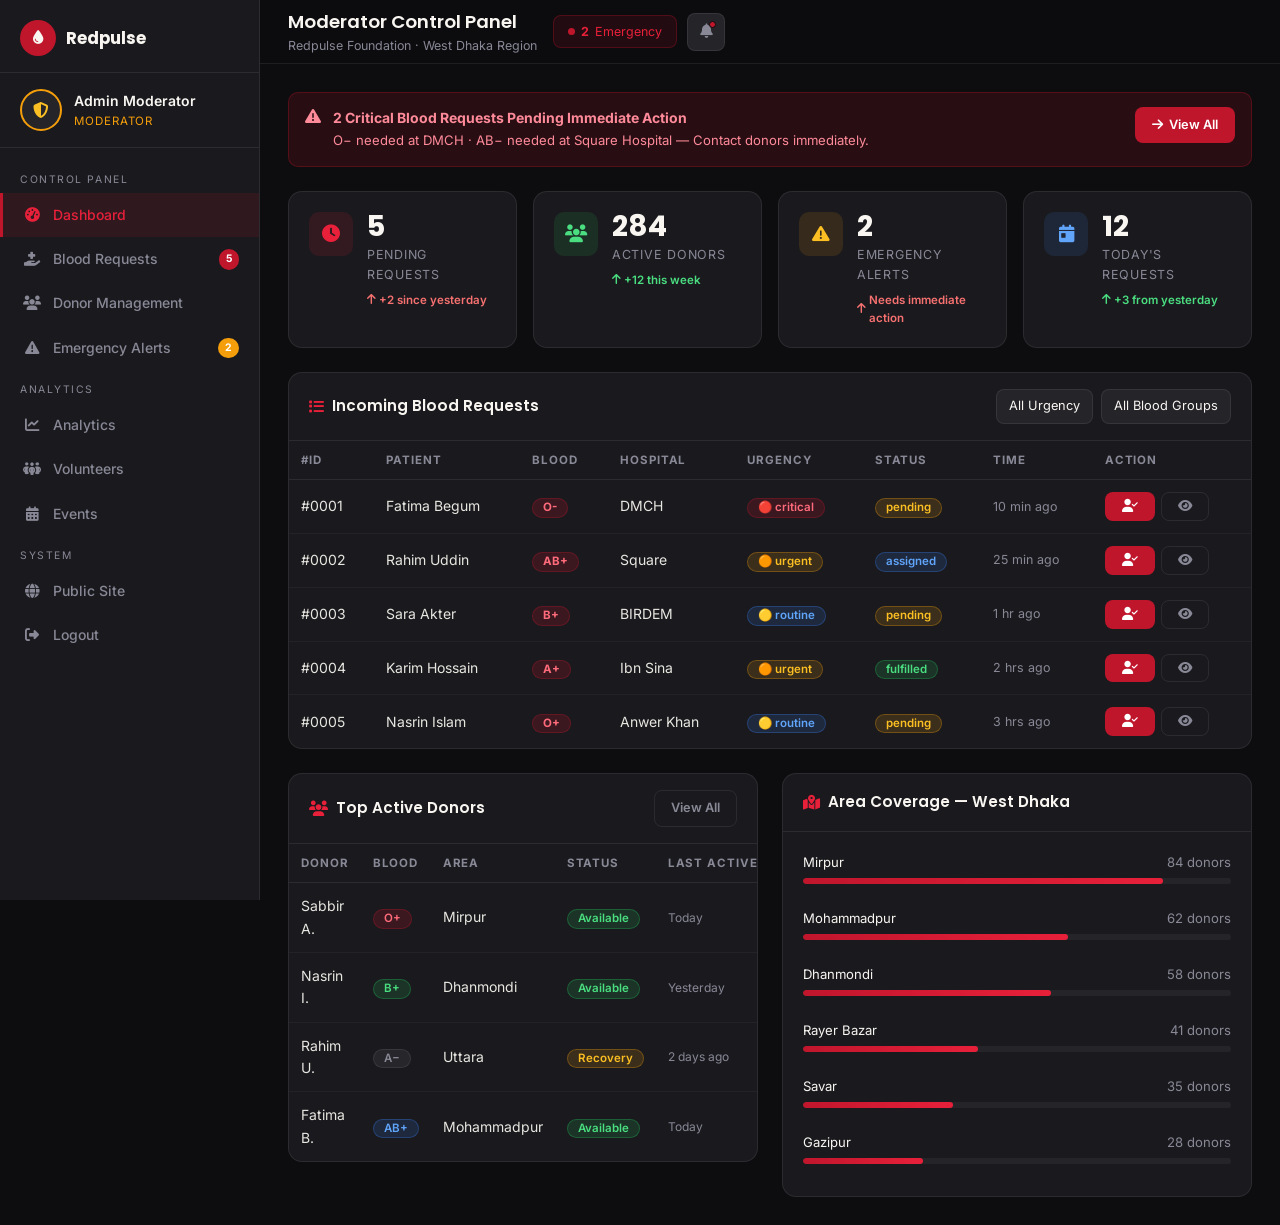
<file: moderator-dashboard.html>
<!DOCTYPE html>
<html lang="en">
<head>
<meta charset="UTF-8"/><meta name="viewport" content="width=device-width,initial-scale=1.0"/>
<title>Moderator Dashboard — Redpulse Foundation</title>
<link rel="preconnect" href="https://fonts.googleapis.com"/>
<link href="https://fonts.googleapis.com/css2?family=Poppins:wght@400;500;600;700;900&family=Inter:wght@300;400;500;600&family=Manrope:wght@500;600;700;800&family=Space+Mono:wght@400;700&display=swap" rel="stylesheet"/>
<link rel="stylesheet" href="https://cdn.jsdelivr.net/npm/bootstrap@5.3.3/dist/css/bootstrap.min.css"/>
<link rel="stylesheet" href="https://cdnjs.cloudflare.com/ajax/libs/font-awesome/6.5.0/css/all.min.css"/>
<link rel="stylesheet" href="assets/css/dashboard.css"/>
<link rel="stylesheet" href="assets/css/animation.css"/>
<style>
.urgency-pill{display:inline-flex;align-items:center;gap:4px;padding:3px 10px;border-radius:20px;font-size:.72rem;font-weight:700;white-space:nowrap;}
.up-critical{background:rgba(192,22,44,.2);color:#ff6b7a;border:1px solid rgba(192,22,44,.35);}
.up-urgent  {background:rgba(245,158,11,.15);color:#fbbf24;border:1px solid rgba(245,158,11,.3);}
.up-routine {background:rgba(59,130,246,.12);color:#60a5fa;border:1px solid rgba(59,130,246,.3);}
.blink-alert{animation:blink 1.2s infinite;}
</style>
</head>
<body id="mod-dash">

<div id="page-loader"><div class="loader-drop"><svg viewBox="0 0 200 260" fill="none"><path d="M100 10 C100 10 20 110 20 170 C20 218 56 250 100 250 C144 250 180 218 180 170 C180 110 100 10 100 10 Z" fill="#C0162C"/></svg></div></div>
<div class="sidebar-overlay" id="sidebar-overlay"></div>

<div class="dash-layout">
  <!-- Sidebar -->
  <aside class="dash-sidebar">
    <div class="sidebar-logo">
      <div class="logo-icon"><i class="fas fa-droplet"></i></div><span>Redpulse</span>
    </div>
    <div class="sidebar-user">
      <div class="sidebar-avatar" style="border-color:#f59e0b;color:#fbbf24;"><i class="fas fa-shield-halved"></i></div>
      <div class="sidebar-user-info">
        <div class="sidebar-user-name">Admin Moderator</div>
        <div class="sidebar-user-role" style="color:#f59e0b;">Moderator</div>
      </div>
    </div>
    <nav class="sidebar-nav">
      <div class="nav-section-title">Control Panel</div>
      <a href="moderator-dashboard.html" class="sidebar-nav-item active"><i class="fas fa-tachometer-alt"></i>Dashboard</a>
      <a href="#requests" class="sidebar-nav-item"><i class="fas fa-hand-holding-medical"></i>Blood Requests<span class="nav-badge" id="pending-badge">5</span></a>
      <a href="#donors" class="sidebar-nav-item"><i class="fas fa-users"></i>Donor Management</a>
      <a href="#emergency" class="sidebar-nav-item"><i class="fas fa-triangle-exclamation"></i>Emergency Alerts<span class="nav-badge" style="background:#f59e0b;" id="emergency-badge">2</span></a>
      <div class="nav-section-title">Analytics</div>
      <a href="#analytics" class="sidebar-nav-item"><i class="fas fa-chart-line"></i>Analytics</a>
      <a href="#volunteers" class="sidebar-nav-item"><i class="fas fa-people-group"></i>Volunteers</a>
      <a href="#events" class="sidebar-nav-item"><i class="fas fa-calendar-alt"></i>Events</a>
      <div class="nav-section-title">System</div>
      <a href="index.html" class="sidebar-nav-item"><i class="fas fa-globe"></i>Public Site</a>
      <a href="login.html" class="sidebar-nav-item"><i class="fas fa-sign-out-alt"></i>Logout</a>
    </nav>
  </aside>

  <!-- Main -->
  <div class="dash-main">
    <header class="dash-topbar">
      <button class="menu-toggle" id="menu-toggle-btn"><i class="fas fa-bars"></i></button>
      <div>
        <div class="topbar-title">Moderator Control Panel</div>
        <div class="topbar-subtitle">Redpulse Foundation · West Dhaka Region</div>
      </div>
      <div class="topbar-actions">
        <div style="display:flex;align-items:center;gap:6px;padding:6px 14px;background:rgba(192,22,44,.12);border:1px solid rgba(192,22,44,.3);border-radius:8px;font-size:.78rem;color:var(--crimson-glow);">
          <span class="blink-alert" style="width:7px;height:7px;background:var(--crimson);border-radius:50%;display:inline-block;"></span>
          <strong id="emergency-count">2</strong> Emergency
        </div>
        <div class="topbar-icon-btn" id="notif-btn"><i class="fas fa-bell"></i><span class="notif-dot"></span></div>
      </div>
    </header>

    <main class="dash-content">

      <!-- Emergency Alert -->
      <div class="dash-alert critical mb-4 reveal">
        <i class="fas fa-triangle-exclamation dash-alert-icon blink-alert"></i>
        <div>
          <strong>2 Critical Blood Requests Pending Immediate Action</strong><br/>
          <span style="font-size:.82rem;">O− needed at DMCH · AB− needed at Square Hospital — Contact donors immediately.</span>
        </div>
        <a href="#requests" class="btn-sm btn-sm-red" style="margin-left:auto;white-space:nowrap;"><i class="fas fa-arrow-right"></i>View All</a>
      </div>

      <!-- Stats -->
      <div class="stat-grid reveal">
        <div class="stat-card">
          <div class="stat-icon red"><i class="fas fa-clock"></i></div>
          <div class="stat-info"><div class="stat-value" id="pending-count">5</div><div class="stat-label">Pending Requests</div><div class="stat-change down"><i class="fas fa-arrow-up"></i>+2 since yesterday</div></div>
        </div>
        <div class="stat-card">
          <div class="stat-icon green"><i class="fas fa-users"></i></div>
          <div class="stat-info"><div class="stat-value" id="active-donors">284</div><div class="stat-label">Active Donors</div><div class="stat-change up"><i class="fas fa-arrow-up"></i>+12 this week</div></div>
        </div>
        <div class="stat-card">
          <div class="stat-icon yellow"><i class="fas fa-triangle-exclamation"></i></div>
          <div class="stat-info"><div class="stat-value" id="emergency-stat">2</div><div class="stat-label">Emergency Alerts</div><div class="stat-change down"><i class="fas fa-arrow-up"></i>Needs immediate action</div></div>
        </div>
        <div class="stat-card">
          <div class="stat-icon blue"><i class="fas fa-calendar-day"></i></div>
          <div class="stat-info"><div class="stat-value" id="today-requests">12</div><div class="stat-label">Today's Requests</div><div class="stat-change up"><i class="fas fa-arrow-up"></i>+3 from yesterday</div></div>
        </div>
      </div>

      <!-- Blood Requests Table -->
      <div class="dash-panel mb-4 reveal" id="requests">
        <div class="dash-panel-header">
          <div class="dash-panel-title"><i class="fas fa-list"></i>Incoming Blood Requests</div>
          <div class="d-flex gap-2">
            <select class="dash-input" style="width:auto;padding:6px 12px;font-size:.8rem;" onchange="filterByUrgency(this.value)">
              <option value="">All Urgency</option>
              <option value="critical">Critical</option>
              <option value="urgent">Urgent</option>
              <option value="routine">Routine</option>
            </select>
            <select class="dash-input" style="width:auto;padding:6px 12px;font-size:.8rem;">
              <option>All Blood Groups</option>
              <option>O+</option><option>O−</option><option>A+</option><option>A−</option>
              <option>B+</option><option>B−</option><option>AB+</option><option>AB−</option>
            </select>
          </div>
        </div>
        <div style="overflow-x:auto;">
          <table class="dash-table">
            <thead>
              <tr><th>#ID</th><th>Patient</th><th>Blood</th><th>Hospital</th><th>Urgency</th><th>Status</th><th>Time</th><th>Action</th></tr>
            </thead>
            <tbody id="requests-tbody">
              <tr>
                <td style="font-family:'Space Mono',monospace;font-size:.78rem;">#0001</td>
                <td>Fatima Begum</td>
                <td><span class="badge badge-red" style="font-weight:700;">O−</span></td>
                <td>DMCH, Shahbag</td>
                <td><span class="urgency-pill up-critical">🔴 Critical</span></td>
                <td><span class="badge badge-yellow">Pending</span></td>
                <td style="font-size:.75rem;color:var(--muted);">10 min ago</td>
                <td>
                  <div style="display:flex;gap:6px;">
                    <button class="btn-sm btn-sm-red" onclick="assignRequest(1)" title="Assign Donor"><i class="fas fa-user-check"></i></button>
                    <button class="btn-sm btn-sm-ghost" onclick="showToast('Viewing request #0001','info')" title="View Details"><i class="fas fa-eye"></i></button>
                  </div>
                </td>
              </tr>
              <tr>
                <td style="font-family:'Space Mono',monospace;font-size:.78rem;">#0002</td>
                <td>Rahim Uddin</td>
                <td><span class="badge badge-blue" style="font-weight:700;">AB−</span></td>
                <td>Square Hospital</td>
                <td><span class="urgency-pill up-critical">🔴 Critical</span></td>
                <td><span class="badge badge-blue">Assigned</span></td>
                <td style="font-size:.75rem;color:var(--muted);">25 min ago</td>
                <td>
                  <div style="display:flex;gap:6px;">
                    <button class="btn-sm btn-sm-red" onclick="assignRequest(2)"><i class="fas fa-user-check"></i></button>
                    <button class="btn-sm btn-sm-ghost" onclick="showToast('Viewing request #0002','info')"><i class="fas fa-eye"></i></button>
                  </div>
                </td>
              </tr>
              <tr>
                <td style="font-family:'Space Mono',monospace;font-size:.78rem;">#0003</td>
                <td>Sara Akter</td>
                <td><span class="badge badge-green" style="font-weight:700;">B+</span></td>
                <td>BIRDEM, Shahbag</td>
                <td><span class="urgency-pill up-urgent">🟠 Urgent</span></td>
                <td><span class="badge badge-yellow">Pending</span></td>
                <td style="font-size:.75rem;color:var(--muted);">1 hr ago</td>
                <td>
                  <div style="display:flex;gap:6px;">
                    <button class="btn-sm btn-sm-red" onclick="assignRequest(3)"><i class="fas fa-user-check"></i></button>
                    <button class="btn-sm btn-sm-ghost" onclick="showToast('Viewing request #0003','info')"><i class="fas fa-eye"></i></button>
                  </div>
                </td>
              </tr>
              <tr>
                <td style="font-family:'Space Mono',monospace;font-size:.78rem;">#0004</td>
                <td>Karim Hossain</td>
                <td><span class="badge badge-muted" style="font-weight:700;">A+</span></td>
                <td>Ibn Sina, Dhanmondi</td>
                <td><span class="urgency-pill up-routine">🟡 Routine</span></td>
                <td><span class="badge badge-green">Fulfilled</span></td>
                <td style="font-size:.75rem;color:var(--muted);">2 hrs ago</td>
                <td>
                  <div style="display:flex;gap:6px;">
                    <button class="btn-sm btn-sm-ghost" onclick="showToast('Viewing request #0004','info')"><i class="fas fa-eye"></i></button>
                  </div>
                </td>
              </tr>
              <tr>
                <td style="font-family:'Space Mono',monospace;font-size:.78rem;">#0005</td>
                <td>Nasrin Islam</td>
                <td><span class="badge badge-muted" style="font-weight:700;">O+</span></td>
                <td>Anwer Khan Modern</td>
                <td><span class="urgency-pill up-routine">🟡 Routine</span></td>
                <td><span class="badge badge-yellow">Pending</span></td>
                <td style="font-size:.75rem;color:var(--muted);">3 hrs ago</td>
                <td>
                  <div style="display:flex;gap:6px;">
                    <button class="btn-sm btn-sm-red" onclick="assignRequest(5)"><i class="fas fa-user-check"></i></button>
                    <button class="btn-sm btn-sm-ghost" onclick="showToast('Viewing request #0005','info')"><i class="fas fa-eye"></i></button>
                  </div>
                </td>
              </tr>
            </tbody>
          </table>
        </div>
      </div>

      <!-- Bottom Row: Active Donors + Area Stats -->
      <div class="row g-4">
        <div class="col-lg-6" id="donors">
          <div class="dash-panel">
            <div class="dash-panel-header">
              <div class="dash-panel-title"><i class="fas fa-users"></i>Top Active Donors</div>
              <a href="donor-list.html" class="btn-sm btn-sm-ghost">View All</a>
            </div>
            <div class="dash-panel-body" style="padding:0;">
              <table class="dash-table">
                <thead><tr><th>Donor</th><th>Blood</th><th>Area</th><th>Status</th><th>Last Active</th></tr></thead>
                <tbody>
                  <tr><td>Sabbir A.</td><td><span class="badge badge-red">O+</span></td><td>Mirpur</td><td><span class="badge badge-green">Available</span></td><td style="font-size:.75rem;color:var(--muted);">Today</td></tr>
                  <tr><td>Nasrin I.</td><td><span class="badge badge-green">B+</span></td><td>Dhanmondi</td><td><span class="badge badge-green">Available</span></td><td style="font-size:.75rem;color:var(--muted);">Yesterday</td></tr>
                  <tr><td>Rahim U.</td><td><span class="badge badge-muted">A−</span></td><td>Uttara</td><td><span class="badge badge-yellow">Recovery</span></td><td style="font-size:.75rem;color:var(--muted);">2 days ago</td></tr>
                  <tr><td>Fatima B.</td><td><span class="badge badge-blue">AB+</span></td><td>Mohammadpur</td><td><span class="badge badge-green">Available</span></td><td style="font-size:.75rem;color:var(--muted);">Today</td></tr>
                </tbody>
              </table>
            </div>
          </div>
        </div>

        <div class="col-lg-6" id="analytics">
          <div class="dash-panel">
            <div class="dash-panel-header"><div class="dash-panel-title"><i class="fas fa-map-location-dot"></i>Area Coverage — West Dhaka</div></div>
            <div class="dash-panel-body">
              <div style="display:flex;flex-direction:column;gap:12px;">
                <div><div style="display:flex;justify-content:space-between;font-size:.82rem;color:var(--snow);margin-bottom:5px;"><span>Mirpur</span><span style="color:var(--muted);">84 donors</span></div><div class="progress-track"><div class="progress-fill" style="width:84%;"></div></div></div>
                <div><div style="display:flex;justify-content:space-between;font-size:.82rem;color:var(--snow);margin-bottom:5px;"><span>Mohammadpur</span><span style="color:var(--muted);">62 donors</span></div><div class="progress-track"><div class="progress-fill" style="width:62%;"></div></div></div>
                <div><div style="display:flex;justify-content:space-between;font-size:.82rem;color:var(--snow);margin-bottom:5px;"><span>Dhanmondi</span><span style="color:var(--muted);">58 donors</span></div><div class="progress-track"><div class="progress-fill" style="width:58%;"></div></div></div>
                <div><div style="display:flex;justify-content:space-between;font-size:.82rem;color:var(--snow);margin-bottom:5px;"><span>Rayer Bazar</span><span style="color:var(--muted);">41 donors</span></div><div class="progress-track"><div class="progress-fill" style="width:41%;"></div></div></div>
                <div><div style="display:flex;justify-content:space-between;font-size:.82rem;color:var(--snow);margin-bottom:5px;"><span>Savar</span><span style="color:var(--muted);">35 donors</span></div><div class="progress-track"><div class="progress-fill" style="width:35%;"></div></div></div>
                <div><div style="display:flex;justify-content:space-between;font-size:.82rem;color:var(--snow);margin-bottom:5px;"><span>Gazipur</span><span style="color:var(--muted);">28 donors</span></div><div class="progress-track"><div class="progress-fill" style="width:28%;"></div></div></div>
              </div>
            </div>
          </div>
        </div>
      </div>

    </main>
  </div>
</div>

<script src="assets/js/app.js"></script>
<script src="assets/js/dashboard.js"></script>
<script>
document.getElementById('menu-toggle-btn')?.addEventListener('click', () => {
  document.querySelector('.dash-sidebar').classList.toggle('open');
  document.getElementById('sidebar-overlay').classList.toggle('active');
});
function filterByUrgency(val) {
  const rows = document.querySelectorAll('#requests-tbody tr');
  rows.forEach(row => {
    const pill = row.querySelector('.urgency-pill');
    if (!val || (pill && pill.textContent.toLowerCase().includes(val))) {
      row.style.display = '';
    } else {
      row.style.display = 'none';
    }
  });
}
</script>
</body>
</html>
</file>
<file: assets/css/style.css>
/* ============================================================
   CSS CUSTOM PROPERTIES
   ============================================================ */
:root {
  --crimson:       #C0162C;
  --crimson-deep:  #8B0000;
  --crimson-glow:  #E8203A;
  --crimson-soft:  rgba(192,22,44,0.15);
  --ink:           #0D0D0F;
  --ink-mid:       #1A1A1E;
  --ink-light:     #252529;
  --surface:       rgba(255,255,255,0.04);
  --surface-hover: rgba(255,255,255,0.08);
  --border:        rgba(255,255,255,0.08);
  --border-red:    rgba(192,22,44,0.35);
  --snow:          #F9F6F2;
  --muted:         #888897;
  --text:          #E8E6E0;
  --font-display:  'Playfair Display', Georgia, serif;
  --font-body:     'DM Sans', sans-serif;
  --font-mono:     'Space Mono', monospace;
  --radius:        16px;
  --radius-sm:     8px;
  --transition:    0.35s cubic-bezier(0.4,0,0.2,1);
  --shadow-red:    0 0 60px rgba(192,22,44,0.25);
  --nav-h:         72px;
}

/* ============================================================
   RESET & BASE
   ============================================================ */
*, *::before, *::after { box-sizing: border-box; margin: 0; padding: 0; }

html { scroll-behavior: smooth; }

body {
  background: var(--ink);
  color: var(--text);
  font-family: var(--font-body);
  font-size: 16px;
  line-height: 1.65;
  overflow-x: hidden;
}

::selection { background: var(--crimson); color: #fff; }

img { max-width: 100%; display: block; }

a { color: inherit; text-decoration: none; }

/* Scrollbar */
::-webkit-scrollbar { width: 4px; }
::-webkit-scrollbar-track { background: var(--ink); }
::-webkit-scrollbar-thumb { background: var(--crimson); border-radius: 4px; }

/* ============================================================
   NOISE TEXTURE OVERLAY
   ============================================================ */
body::before {
  content: '';
  position: fixed;
  inset: 0;
  background-image: url("data:image/svg+xml,%3Csvg viewBox='0 0 256 256' xmlns='http://www.w3.org/2000/svg'%3E%3Cfilter id='n'%3E%3CfeTurbulence type='fractalNoise' baseFrequency='0.9' numOctaves='4' stitchTiles='stitch'/%3E%3C/filter%3E%3Crect width='100%25' height='100%25' filter='url(%23n)' opacity='0.035'/%3E%3C/svg%3E");
  pointer-events: none;
  z-index: 9999;
  opacity: 0.4;
}

/* ============================================================
   TYPOGRAPHY
   ============================================================ */
.display-xl {
  font-family: var(--font-display);
  font-size: clamp(3rem, 8vw, 7.5rem);
  font-weight: 900;
  line-height: 1.0;
  letter-spacing: -0.02em;
}

.display-lg {
  font-family: var(--font-display);
  font-size: clamp(2rem, 5vw, 4rem);
  font-weight: 700;
  line-height: 1.1;
}

.section-label {
  font-family: var(--font-mono);
  font-size: 0.72rem;
  letter-spacing: 0.2em;
  text-transform: uppercase;
  color: var(--crimson-glow);
}

.section-title {
  font-family: var(--font-display);
  font-size: clamp(1.8rem, 4vw, 3rem);
  font-weight: 700;
  line-height: 1.15;
  color: var(--snow);
}

/* ============================================================
   BUTTONS
   ============================================================ */
.btn-red {
  display: inline-flex;
  align-items: center;
  gap: 10px;
  padding: 14px 32px;
  background: var(--crimson);
  color: #fff;
  font-family: var(--font-body);
  font-weight: 600;
  font-size: 0.9rem;
  letter-spacing: 0.04em;
  border: none;
  border-radius: 60px;
  cursor: pointer;
  transition: var(--transition);
  position: relative;
  overflow: hidden;
}

.btn-red::before {
  content: '';
  position: absolute;
  inset: 0;
  background: linear-gradient(135deg, var(--crimson-glow), var(--crimson-deep));
  opacity: 0;
  transition: var(--transition);
}

.btn-red:hover { transform: translateY(-2px); box-shadow: 0 12px 40px rgba(192,22,44,0.5); }
.btn-red:hover::before { opacity: 1; }
.btn-red span, .btn-red i { position: relative; z-index: 1; }

.btn-ghost {
  display: inline-flex;
  align-items: center;
  gap: 10px;
  padding: 13px 30px;
  background: transparent;
  color: var(--snow);
  font-family: var(--font-body);
  font-weight: 500;
  font-size: 0.9rem;
  border: 1px solid var(--border);
  border-radius: 60px;
  cursor: pointer;
  transition: var(--transition);
}

.btn-ghost:hover {
  border-color: var(--crimson);
  background: var(--crimson-soft);
  color: #fff;
}

/* ============================================================
   GLASS CARD
   ============================================================ */
.glass {
  background: rgba(255,255,255,0.04);
  backdrop-filter: blur(24px);
  -webkit-backdrop-filter: blur(24px);
  border: 1px solid var(--border);
  border-radius: var(--radius);
}

.glass-red {
  background: rgba(192,22,44,0.08);
  backdrop-filter: blur(24px);
  -webkit-backdrop-filter: blur(24px);
  border: 1px solid var(--border-red);
  border-radius: var(--radius);
}

/* ============================================================
   NAVIGATION
   ============================================================ */
#navbar {
  position: fixed;
  top: 0; left: 0; right: 0;
  z-index: 1000;
  height: var(--nav-h);
  display: flex;
  align-items: center;
  padding: 0 2rem;
  transition: background 0.4s, box-shadow 0.4s;
}

#navbar.scrolled {
  background: rgba(13,13,15,0.92);
  backdrop-filter: blur(20px);
  box-shadow: 0 1px 0 var(--border);
}

.nav-brand {
  display: flex;
  align-items: center;
  gap: 10px;
  font-family: var(--font-display);
  font-weight: 700;
  font-size: 1.25rem;
  color: var(--snow);
}

.nav-brand .pulse-icon {
  width: 36px; height: 36px;
  background: var(--crimson);
  border-radius: 50%;
  display: flex;
  align-items: center;
  justify-content: center;
  font-size: 0.9rem;
  animation: pulse-ring 2s infinite;
}



.nav-links {
  display: flex;
  align-items: center;
  gap: 2rem;
  list-style: none;
}

.nav-links a {
  font-size: 0.875rem;
  font-weight: 500;
  color: var(--muted);
  transition: color 0.2s;
  position: relative;
}

.nav-links a::after {
  content: '';
  position: absolute;
  bottom: -4px; left: 0;
  width: 0; height: 1.5px;
  background: var(--crimson);
  transition: width 0.3s;
}

.nav-links a:hover,
.nav-links a.active { color: var(--snow); }
.nav-links a:hover::after,
.nav-links a.active::after { width: 100%; }

.hamburger {
  display: none;
  flex-direction: column;
  gap: 5px;
  cursor: pointer;
  padding: 6px;
}

.hamburger span {
  display: block;
  width: 24px; height: 2px;
  background: var(--snow);
  border-radius: 2px;
  transition: var(--transition);
}

.hamburger.open span:nth-child(1) { transform: rotate(45deg) translate(5px,5px); }
.hamburger.open span:nth-child(2) { opacity: 0; }
.hamburger.open span:nth-child(3) { transform: rotate(-45deg) translate(5px,-5px); }

.mobile-menu {
  display: none;
  position: fixed;
  top: var(--nav-h); left: 0; right: 0;
  background: rgba(13,13,15,0.97);
  backdrop-filter: blur(20px);
  padding: 2rem;
  border-bottom: 1px solid var(--border);
  z-index: 999;
  flex-direction: column;
  gap: 1.5rem;
}

.mobile-menu.open { display: flex; }
.mobile-menu a { font-size: 1.1rem; font-weight: 500; color: var(--text); }
.mobile-menu a:hover { color: var(--crimson-glow); }

/* ============================================================
   HERO SECTION
   ============================================================ */
#home {
  min-height: 100vh;
  display: flex;
  align-items: center;
  position: relative;
  overflow: hidden;
  padding-top: var(--nav-h);
}

.hero-bg {
  position: absolute;
  inset: 0;
  background:
    radial-gradient(ellipse 80% 60% at 70% 40%, rgba(192,22,44,0.18) 0%, transparent 60%),
    radial-gradient(ellipse 60% 80% at 10% 80%, rgba(139,0,0,0.12) 0%, transparent 50%),
    var(--ink);
}

.hero-grid-lines {
  position: absolute;
  inset: 0;
  background-image:
    linear-gradient(rgba(255,255,255,0.025) 1px, transparent 1px),
    linear-gradient(90deg, rgba(255,255,255,0.025) 1px, transparent 1px);
  background-size: 60px 60px;
  mask-image: radial-gradient(ellipse 80% 80% at center, black, transparent);
}

.hero-orb {
  position: absolute;
  right: -5vw;
  top: 10%;
  width: clamp(300px, 50vw, 700px);
  height: clamp(300px, 50vw, 700px);
  background: radial-gradient(circle, rgba(192,22,44,0.25) 0%, rgba(139,0,0,0.1) 40%, transparent 70%);
  border-radius: 50%;
  animation: orb-drift 8s ease-in-out infinite alternate;
  pointer-events: none;
}



.hero-drop {
  position: absolute;
  right: 8vw;
  top: 50%;
  transform: translateY(-50%);
  width: clamp(180px, 20vw, 300px);
  animation: drop-float 5s ease-in-out infinite alternate;
  pointer-events: none;
  opacity: 0.85;
  filter: drop-shadow(0 0 60px rgba(192,22,44,0.6));
}



.hero-content { position: relative; z-index: 2; }

.hero-badge {
  display: inline-flex;
  align-items: center;
  gap: 8px;
  padding: 6px 16px;
  border: 1px solid var(--border-red);
  border-radius: 60px;
  font-size: 0.8rem;
  font-family: var(--font-mono);
  color: var(--crimson-glow);
  background: rgba(192,22,44,0.1);
  margin-bottom: 1rem;
  animation: fade-up 0.8s 0.1s both;
}

.hero-badge .dot {
  width: 6px; height: 6px;
  background: var(--crimson-glow);
  border-radius: 50%;
  animation: blink 1.4s infinite;
}



.hero-headline {
  animation: fade-up 0.8s 0.2s both;
  margin-bottom: 1.5rem;
}

.hero-headline em {
  font-style: normal;
  color: var(--crimson-glow);
  position: relative;
}

.hero-sub {
  font-size: clamp(1rem, 1.8vw, 1.2rem);
  color: var(--muted);
  max-width: 520px;
  margin-bottom: 2.5rem;
  animation: fade-up 0.8s 0.35s both;
}

.hero-cta {
  display: flex;
  gap: 1rem;
  flex-wrap: wrap;
  animation: fade-up 0.8s 0.5s both;
}

.hero-stats {
  display: flex;
  gap: 2.5rem;
  margin-top: 4rem;
  flex-wrap: wrap;
  animation: fade-up 0.8s 0.65s both;
}

.hero-stat-num {
  font-family: var(--font-display);
  font-size: 2.2rem;
  font-weight: 900;
  color: var(--snow);
  line-height: 1;
}

.hero-stat-label {
  font-size: 0.8rem;
  color: var(--muted);
  margin-top: 4px;
}

.hero-stat-divider {
  width: 1px;
  height: 50px;
  background: var(--border);
}



/* Scroll indicator */
.scroll-hint {
  position: absolute;
  bottom: 2rem;
  left: 50%;
  transform: translateX(-50%);
  display: flex;
  flex-direction: column;
  align-items: center;
  gap: 8px;
  font-family: var(--font-mono);
  font-size: 0.65rem;
  color: var(--muted);
  letter-spacing: 0.15em;
  animation: fade-up 1s 1s both;
}

.scroll-hint .wheel {
  width: 22px; height: 36px;
  border: 1.5px solid var(--border);
  border-radius: 12px;
  display: flex;
  justify-content: center;
  padding-top: 6px;
}

.scroll-hint .wheel::before {
  content: '';
  width: 3px; height: 8px;
  background: var(--crimson);
  border-radius: 3px;
  animation: scroll-down 1.6s infinite;
}



/* ============================================================
   SECTION WRAPPER
   ============================================================ */
.section-wrap {
  padding: 100px 0;
  position: relative;
}

.section-head {
  margin-bottom: 60px;
}



/* ============================================================
   TICKER / MARQUEE
   ============================================================ */
.ticker {
  background: var(--crimson);
  padding: 12px 0;
  overflow: hidden;
  white-space: nowrap;
}

.ticker-inner {
  display: inline-flex;
  gap: 0;
  animation: ticker-scroll 25s linear infinite;
}

.ticker-inner span {
  font-family: var(--font-mono);
  font-size: 0.75rem;
  letter-spacing: 0.12em;
  color: rgba(255,255,255,0.9);
  padding: 0 2rem;
}

.ticker-inner .sep {
  color: rgba(255,255,255,0.4);
  padding: 0;
}



/* ============================================================
   ABOUT SECTION
   ============================================================ */
#about { background: var(--ink-mid); }

.about-img-grid {
  display: grid;
  grid-template-columns: 1fr 1fr;
  grid-template-rows: auto auto;
  gap: 12px;
  position: relative;
}

.about-img-grid .img-card {
  border-radius: var(--radius);
  overflow: hidden;
  background: var(--ink-light);
}

.about-img-grid .img-card.tall { grid-row: span 2; }

.about-img-placeholder {
  width: 100%;
  aspect-ratio: 1;
  display: flex;
  align-items: center;
  justify-content: center;
  flex-direction: column;
  gap: 12px;
  color: var(--muted);
  font-size: 0.8rem;
}

.about-img-placeholder .img-icon {
  font-size: 2.5rem;
  color: var(--crimson);
  opacity: 0.5;
}

.about-img-grid .img-card.tall .about-img-placeholder { aspect-ratio: 0.65; }

.about-badge {
  position: absolute;
  bottom: -1rem;
  right: -1rem;
  padding: 16px 20px;
  text-align: center;
}

.about-badge .num {
  font-family: var(--font-display);
  font-size: 2rem;
  font-weight: 900;
  color: var(--snow);
  display: block;
}

.mission-list {
  list-style: none;
  display: flex;
  flex-direction: column;
  gap: 16px;
}

.mission-list li {
  display: flex;
  gap: 14px;
  align-items: flex-start;
}

.mission-list .icon {
  width: 36px; height: 36px;
  background: var(--crimson-soft);
  border: 1px solid var(--border-red);
  border-radius: 50%;
  display: flex;
  align-items: center;
  justify-content: center;
  flex-shrink: 0;
  color: var(--crimson-glow);
  font-size: 0.85rem;
}

/* ============================================================
   DONOR FORM
   ============================================================ */
#donor { background: var(--ink); }

.form-card {
  padding: 40px;
  border-radius: 24px;
}

.form-field {
  display: flex;
  flex-direction: column;
  gap: 8px;
  margin-bottom: 20px;
}

.form-field label {
  font-size: 0.82rem;
  font-weight: 600;
  color: var(--muted);
  letter-spacing: 0.05em;
  text-transform: uppercase;
}

.form-field input,
.form-field select,
.form-field textarea {
  background: var(--ink-light);
  border: 1px solid var(--border);
  border-radius: var(--radius-sm);
  padding: 13px 16px;
  color: var(--snow);
  font-family: var(--font-body);
  font-size: 0.95rem;
  transition: border-color 0.25s, box-shadow 0.25s;
  width: 100%;
  outline: none;
  appearance: none;
}

.form-field input:focus,
.form-field select:focus,
.form-field textarea:focus {
  border-color: var(--crimson);
  box-shadow: 0 0 0 3px rgba(192,22,44,0.15);
}

.form-field input::placeholder,
.form-field textarea::placeholder { color: rgba(255,255,255,0.25); }

.form-field select option { background: var(--ink-light); }

.form-field textarea { resize: vertical; min-height: 100px; }

.form-row { display: grid; grid-template-columns: 1fr 1fr; gap: 16px; }

.blood-group-grid {
  display: grid;
  grid-template-columns: repeat(4, 1fr);
  gap: 10px;
}

.blood-chip {
  padding: 10px;
  border: 1.5px solid var(--border);
  border-radius: var(--radius-sm);
  text-align: center;
  font-family: var(--font-mono);
  font-weight: 700;
  font-size: 0.95rem;
  cursor: pointer;
  transition: var(--transition);
  color: var(--muted);
  background: var(--ink-light);
}

.blood-chip:hover { border-color: var(--crimson); color: var(--crimson-glow); }
.blood-chip.selected {
  background: var(--crimson);
  border-color: var(--crimson);
  color: #fff;
  box-shadow: 0 4px 20px rgba(192,22,44,0.4);
}

/* ============================================================
   REQUEST BLOOD
   ============================================================ */
#request { background: var(--ink); }

.urgency-tabs {
  display: flex;
  gap: 8px;
  margin-bottom: 32px;
  flex-wrap: wrap;
}

.urgency-tab {
  padding: 8px 20px;
  border-radius: 60px;
  border: 1px solid var(--border);
  font-size: 0.85rem;
  font-weight: 500;
  cursor: pointer;
  transition: var(--transition);
  color: var(--muted);
  background: transparent;
}

.urgency-tab.active-tab {
  background: var(--crimson);
  border-color: var(--crimson);
  color: #fff;
}

/* ============================================================
   DONOR CARD GENERATOR
   ============================================================ */
#cardgen { background: var(--ink); }

.generator-layout {
  display: grid;
  grid-template-columns: 1fr 1fr;
  gap: 40px;
  align-items: start;
}

#donor-card-preview {
  width: 100%;
  max-width: 420px;
  margin: 0 auto;
  aspect-ratio: 4/5;
  position: relative;
  border-radius: 20px;
  overflow: hidden;
  box-shadow: 0 30px 80px rgba(0,0,0,0.6), var(--shadow-red);
}

.card-preview-inner {
  width: 100%;
  height: 100%;
  background: linear-gradient(145deg, #1a0005 0%, #3d0010 40%, #8b0000 100%);
  padding: 36px;
  display: flex;
  flex-direction: column;
  justify-content: space-between;
  position: relative;
  overflow: hidden;
}

.card-preview-inner::before {
  content: '';
  position: absolute;
  top: -60px; right: -60px;
  width: 240px; height: 240px;
  border-radius: 50%;
  background: rgba(255,255,255,0.04);
}

.card-preview-inner::after {
  content: '';
  position: absolute;
  bottom: -40px; left: -40px;
  width: 200px; height: 200px;
  border-radius: 50%;
  background: rgba(255,255,255,0.03);
}

.card-org {
  font-family: var(--font-mono);
  font-size: 0.65rem;
  letter-spacing: 0.2em;
  color: rgba(255,255,255,0.5);
  text-transform: uppercase;
}

.card-blood-display {
  text-align: center;
  position: relative;
  z-index: 1;
}

.card-blood-group {
  font-family: var(--font-display);
  font-size: 6rem;
  font-weight: 900;
  color: rgba(255,255,255,0.9);
  line-height: 1;
  text-shadow: 0 0 60px rgba(255,100,100,0.4);
}

.card-drop-icon {
  font-size: 1.8rem;
  color: rgba(255,255,255,0.6);
  margin-bottom: 8px;
}

.card-donor-name {
  font-family: var(--font-display);
  font-size: 1.5rem;
  font-weight: 700;
  color: #fff;
  margin-bottom: 6px;
}

.card-message {
  font-size: 0.8rem;
  color: rgba(255,255,255,0.55);
  font-style: italic;
  line-height: 1.5;
}

.card-footer-bar {
  display: flex;
  justify-content: space-between;
  align-items: center;
  padding-top: 16px;
  border-top: 1px solid rgba(255,255,255,0.1);
  font-family: var(--font-mono);
  font-size: 0.6rem;
  color: rgba(255,255,255,0.35);
  letter-spacing: 0.1em;
}

.card-heart-row {
  display: flex;
  gap: 4px;
}

.card-heart-row i { color: var(--crimson-glow); }

.template-selector {
  display: flex;
  gap: 10px;
  margin-bottom: 20px;
}

.template-dot {
  width: 32px; height: 32px;
  border-radius: 50%;
  border: 2px solid transparent;
  cursor: pointer;
  transition: transform 0.2s, border-color 0.2s;
}

.template-dot:hover { transform: scale(1.15); }
.template-dot.active { border-color: var(--snow); }

/* ============================================================
   EVENTS SECTION
   ============================================================ */
#events { background: var(--ink-mid); }

.event-card {
  padding: 28px;
  display: flex;
  gap: 24px;
  align-items: flex-start;
  transition: var(--transition);
}

.event-card:hover {
  background: rgba(255,255,255,0.06);
  transform: translateX(6px);
}

.event-date-box {
  width: 60px;
  flex-shrink: 0;
  text-align: center;
}

.event-date-box .day {
  font-family: var(--font-display);
  font-size: 2rem;
  font-weight: 900;
  color: var(--crimson-glow);
  line-height: 1;
}

.event-date-box .mon {
  font-family: var(--font-mono);
  font-size: 0.65rem;
  letter-spacing: 0.15em;
  color: var(--muted);
  text-transform: uppercase;
}

.event-tag {
  display: inline-block;
  padding: 3px 10px;
  border-radius: 60px;
  font-size: 0.7rem;
  font-weight: 600;
  background: var(--crimson-soft);
  color: var(--crimson-glow);
  border: 1px solid var(--border-red);
  margin-bottom: 8px;
}

.event-title {
  font-family: var(--font-display);
  font-size: 1.15rem;
  font-weight: 700;
  color: var(--snow);
  margin-bottom: 6px;
}

.event-meta {
  font-size: 0.8rem;
  color: var(--muted);
  display: flex;
  gap: 16px;
  flex-wrap: wrap;
}

.event-meta i { color: var(--crimson); margin-right: 5px; }

/* ============================================================
   GALLERY
   ============================================================ */
#gallery { background: var(--ink); }

.gallery-masonry {
  columns: 3;
  column-gap: 14px;
}

.gallery-item {
  break-inside: avoid;
  margin-bottom: 14px;
  border-radius: var(--radius-sm);
  overflow: hidden;
  position: relative;
  cursor: pointer;
}

.gallery-item .gallery-placeholder {
  width: 100%;
  background: var(--ink-light);
  display: flex;
  align-items: center;
  justify-content: center;
  flex-direction: column;
  gap: 10px;
  color: var(--muted);
  font-size: 0.75rem;
  transition: transform 0.4s;
}

.gallery-item:hover .gallery-placeholder { transform: scale(1.04); }

.gallery-item .overlay {
  position: absolute;
  inset: 0;
  background: rgba(192,22,44,0.0);
  transition: background 0.3s;
  display: flex;
  align-items: center;
  justify-content: center;
}

.gallery-item:hover .overlay {
  background: rgba(192,22,44,0.35);
}

.gallery-item .overlay i {
  font-size: 1.5rem;
  color: rgba(255,255,255,0);
  transition: color 0.3s;
}

.gallery-item:hover .overlay i { color: #fff; }

/* ============================================================
   CONTACT SECTION
   ============================================================ */
#contact { background: var(--ink-mid); }

.contact-info-card {
  padding: 36px;
  height: 100%;
  display: flex;
  flex-direction: column;
  gap: 24px;
}

.contact-item {
  display: flex;
  gap: 16px;
  align-items: flex-start;
}

.contact-icon {
  width: 44px; height: 44px;
  background: var(--crimson-soft);
  border: 1px solid var(--border-red);
  border-radius: 10px;
  display: flex;
  align-items: center;
  justify-content: center;
  color: var(--crimson-glow);
  flex-shrink: 0;
}

.contact-label {
  font-size: 0.75rem;
  color: var(--muted);
  text-transform: uppercase;
  letter-spacing: 0.1em;
  margin-bottom: 4px;
}

.contact-value {
  font-size: 0.95rem;
  color: var(--snow);
  font-weight: 500;
}

.social-links {
  display: flex;
  gap: 12px;
  margin-top: 8px;
}

.social-link {
  width: 40px; height: 40px;
  border: 1px solid var(--border);
  border-radius: 8px;
  display: flex;
  align-items: center;
  justify-content: center;
  color: var(--muted);
  font-size: 0.9rem;
  transition: var(--transition);
}

.social-link:hover {
  border-color: var(--crimson);
  color: var(--crimson-glow);
  background: var(--crimson-soft);
}

/* ============================================================
   EMERGENCY BANNER
   ============================================================ */
.emergency-bar {
  background: linear-gradient(90deg, var(--crimson-deep), var(--crimson), var(--crimson-deep));
  background-size: 200% 100%;
  animation: gradient-slide 4s linear infinite;
  padding: 14px;
  text-align: center;
  font-family: var(--font-mono);
  font-size: 0.78rem;
  letter-spacing: 0.1em;
  color: rgba(255,255,255,0.9);
  display: flex;
  align-items: center;
  justify-content: center;
  gap: 12px;
}

@keyframes gradient-slide {
  0%   { background-position: 0% 50%; }
  100% { background-position: 200% 50%; }
}

/* ============================================================
   FOOTER
   ============================================================ */
footer {
  background: #080809;
  border-top: 1px solid var(--border);
  padding: 60px 0 30px;
}

.footer-brand {
  font-family: var(--font-display);
  font-size: 1.4rem;
  font-weight: 700;
  color: var(--snow);
  margin-bottom: 12px;
}

.footer-desc {
  font-size: 0.875rem;
  color: var(--muted);
  line-height: 1.7;
  max-width: 260px;
}

.footer-heading {
  font-size: 0.72rem;
  font-family: var(--font-mono);
  letter-spacing: 0.18em;
  text-transform: uppercase;
  color: var(--muted);
  margin-bottom: 20px;
}

.footer-links { list-style: none; display: flex; flex-direction: column; gap: 10px; }

.footer-links a {
  font-size: 0.875rem;
  color: rgba(255,255,255,0.5);
  transition: color 0.2s;
}

.footer-links a:hover { color: var(--crimson-glow); }

.footer-bottom {
  border-top: 1px solid var(--border);
  margin-top: 40px;
  padding-top: 24px;
  display: flex;
  justify-content: space-between;
  align-items: center;
  flex-wrap: gap;
  font-size: 0.78rem;
  color: rgba(255,255,255,0.3);
  font-family: var(--font-mono);
}

/* ============================================================
   COUNTER
   ============================================================ */
.stat-counter {
  font-variant-numeric: tabular-nums;
}

/* ============================================================
   BLOOD TYPE COMPATIBILITY WIDGET
   ============================================================ */
.compat-grid {
  display: grid;
  grid-template-columns: repeat(4,1fr);
  gap: 8px;
  margin-top: 16px;
}

.compat-cell {
  padding: 12px 6px;
  border-radius: 8px;
  text-align: center;
  border: 1px solid var(--border);
  font-family: var(--font-mono);
  font-size: 0.85rem;
  cursor: pointer;
  transition: var(--transition);
  position: relative;
}

.compat-cell:hover { border-color: var(--crimson); }
.compat-cell.highlighted {
  background: var(--crimson);
  border-color: var(--crimson);
  color: #fff;
}

.compat-cell .label-sm {
  font-size: 0.6rem;
  color: var(--muted);
  display: block;
  margin-top: 2px;
}

/* ============================================================
   TOAST NOTIFICATION
   ============================================================ */
#toast {
  position: fixed;
  bottom: 2rem;
  right: 2rem;
  z-index: 9998;
  padding: 14px 24px;
  background: var(--crimson);
  color: #fff;
  border-radius: 10px;
  font-size: 0.88rem;
  font-weight: 500;
  box-shadow: 0 10px 40px rgba(192,22,44,0.5);
  transform: translateY(20px);
  opacity: 0;
  transition: all 0.4s cubic-bezier(0.34,1.56,0.64,1);
  pointer-events: none;
}

#toast.show { transform: translateY(0); opacity: 1; }

/* ============================================================
   UTILITY
   ============================================================ */
.text-red { color: var(--crimson-glow); }
.text-muted { color: var(--muted) !important; }
.text-snow { color: var(--snow) !important; }

.divider {
  height: 1px;
  background: linear-gradient(90deg, transparent, var(--border), transparent);
  margin: 60px 0;
}

/* ============================================================
   RESPONSIVE
   ============================================================ */
@media (max-width: 991px) {
  .nav-links { display: none; }
  .hamburger { display: flex; }
  .generator-layout { grid-template-columns: 1fr; }
  .gallery-masonry { columns: 2; }
  .form-row { grid-template-columns: 1fr; }
  .hero-drop { display: none; }
}

@media (max-width: 575px) {
  .section-wrap { padding: 70px 0; }
  .blood-group-grid { grid-template-columns: repeat(4,1fr); }
  .gallery-masonry { columns: 1; }
  .compat-grid { grid-template-columns: repeat(4,1fr); }
  .hero-stats { gap: 1.5rem; }
  .hero-stat-divider { display: none; }
  .form-card { padding: 24px; }
}

/* ============================================================
   CANVAS FOR CARD DOWNLOAD
   ============================================================ */
#card-canvas { display: none; }

/* ============================================================
   PROGRESS BAR FOR BLOOD GOALS
   ============================================================ */
.goal-bar {
  height: 6px;
  background: var(--ink-light);
  border-radius: 6px;
  overflow: hidden;
  margin-top: 8px;
}

.goal-fill {
  height: 100%;
  background: linear-gradient(90deg, var(--crimson-deep), var(--crimson-glow));
  border-radius: 6px;
  width: 0;
  transition: width 1.2s cubic-bezier(0.4, 0, 0.2, 1);
}

.blood-need-card {
  padding: 24px;
  display: flex;
  flex-direction: column;
  gap: 12px;
}

.blood-need-header {
  display: flex;
  justify-content: space-between;
  align-items: center;
}

.blood-type-badge {
  font-family: var(--font-mono);
  font-size: 1.4rem;
  font-weight: 700;
  color: var(--snow);
}

.urgency-pill {
  font-size: 0.68rem;
  padding: 4px 10px;
  border-radius: 60px;
  font-weight: 600;
  text-transform: uppercase;
  letter-spacing: 0.08em;
}

.urgency-pill.critical { background: rgba(220,38,38,0.2); color: #f87171; border: 1px solid rgba(220,38,38,0.3); }
.urgency-pill.moderate { background: rgba(234,179,8,0.2); color: #fbbf24; border: 1px solid rgba(234,179,8,0.3); }
.urgency-pill.stable   { background: rgba(34,197,94,0.2); color: #4ade80; border: 1px solid rgba(34,197,94,0.3); }

.blood-need-location { font-size: 0.82rem; color: var(--muted); }
.blood-need-location i { color: var(--crimson); margin-right: 6px; }
</file>
<file: assets/css/animation.css>
/* ============================================================
   REDPULSE FOUNDATION — ANIMATION UTILITIES
   Shared across all pages
   ============================================================ */

/* ── Keyframes ────────────────────────────────────────────── */
@keyframes fade-up {
  from { opacity: 0; transform: translateY(30px); }
  to   { opacity: 1; transform: translateY(0); }
}

@keyframes fade-in {
  from { opacity: 0; }
  to   { opacity: 1; }
}

@keyframes fade-down {
  from { opacity: 0; transform: translateY(-20px); }
  to   { opacity: 1; transform: translateY(0); }
}

@keyframes slide-left {
  from { opacity: 0; transform: translateX(40px); }
  to   { opacity: 1; transform: translateX(0); }
}

@keyframes slide-right {
  from { opacity: 0; transform: translateX(-40px); }
  to   { opacity: 1; transform: translateX(0); }
}

@keyframes scale-in {
  from { opacity: 0; transform: scale(0.9); }
  to   { opacity: 1; transform: scale(1); }
}

@keyframes pulse-ring {
  0%   { box-shadow: 0 0 0 0 rgba(192, 22, 44, 0.6); }
  70%  { box-shadow: 0 0 0 12px rgba(192, 22, 44, 0); }
  100% { box-shadow: 0 0 0 0 rgba(192, 22, 44, 0); }
}

@keyframes blink {
  0%, 100% { opacity: 1; }
  50%       { opacity: 0.2; }
}

@keyframes orb-drift {
  from { transform: translateY(0) scale(1); }
  to   { transform: translateY(-30px) scale(1.05); }
}

@keyframes float {
  0%, 100% { transform: translateY(0px); }
  50%       { transform: translateY(-12px); }
}

@keyframes float-slow {
  0%, 100% { transform: translateY(0px) rotate(0deg); }
  50%       { transform: translateY(-20px) rotate(5deg); }
}

@keyframes spin-slow {
  from { transform: rotate(0deg); }
  to   { transform: rotate(360deg); }
}

@keyframes shimmer {
  0%   { background-position: -200% 0; }
  100% { background-position: 200% 0; }
}

@keyframes ripple {
  0%   { transform: scale(0); opacity: 1; }
  100% { transform: scale(4); opacity: 0; }
}

@keyframes drop-float {
  from { transform: translateY(-50%) rotate(-2deg); }
  to   { transform: translateY(calc(-50% - 20px)) rotate(2deg); }
}

@keyframes gradient-shift {
  0%   { background-position: 0% 50%; }
  50%  { background-position: 100% 50%; }
  100% { background-position: 0% 50%; }
}

@keyframes ticker-scroll {
  from { transform: translateX(0); }
  to   { transform: translateX(-50%); }
}

@keyframes scroll-down {
  0%   { opacity: 1; transform: translateY(0); }
  80%  { opacity: 0; transform: translateY(10px); }
  100% { opacity: 0; }
}

@keyframes progress-fill {
  from { width: 0; }
}

@keyframes particle-float {
  0%   { transform: translateY(0) translateX(0) scale(1); opacity: 0.7; }
  33%  { transform: translateY(-30px) translateX(15px) scale(1.1); }
  66%  { transform: translateY(-15px) translateX(-10px) scale(0.9); }
  100% { transform: translateY(0) translateX(0) scale(1); opacity: 0.7; }
}

@keyframes counter-pop {
  0%   { transform: scale(1); }
  50%  { transform: scale(1.08); }
  100% { transform: scale(1); }
}

/* ── Reveal on Scroll ─────────────────────────────────────── */
.reveal {
  opacity: 0;
  transform: translateY(40px);
  transition: opacity 0.7s ease, transform 0.7s ease;
}
.reveal.in-view {
  opacity: 1;
  transform: translateY(0);
}
.reveal-left {
  opacity: 0;
  transform: translateX(-40px);
  transition: opacity 0.7s ease, transform 0.7s ease;
}
.reveal-left.in-view {
  opacity: 1;
  transform: translateX(0);
}
.reveal-right {
  opacity: 0;
  transform: translateX(40px);
  transition: opacity 0.7s ease, transform 0.7s ease;
}
.reveal-right.in-view {
  opacity: 1;
  transform: translateX(0);
}
.reveal-scale {
  opacity: 0;
  transform: scale(0.9);
  transition: opacity 0.7s ease, transform 0.7s ease;
}
.reveal-scale.in-view {
  opacity: 1;
  transform: scale(1);
}

/* Delay utilities */
.delay-100 { transition-delay: 0.1s; }
.delay-200 { transition-delay: 0.2s; }
.delay-300 { transition-delay: 0.3s; }
.delay-400 { transition-delay: 0.4s; }
.delay-500 { transition-delay: 0.5s; }
.delay-600 { transition-delay: 0.6s; }

/* ── Shimmer Loading Skeleton ─────────────────────────────── */
.skeleton {
  background: linear-gradient(90deg,
    rgba(255,255,255,0.04) 25%,
    rgba(255,255,255,0.09) 50%,
    rgba(255,255,255,0.04) 75%
  );
  background-size: 200% 100%;
  animation: shimmer 1.5s infinite;
  border-radius: 8px;
}

/* ── Page Transition Overlay ──────────────────────────────── */
#page-loader {
  position: fixed;
  inset: 0;
  background: #0D0D0F;
  z-index: 99999;
  display: flex;
  align-items: center;
  justify-content: center;
  transition: opacity 0.5s ease, visibility 0.5s ease;
}
#page-loader.hidden {
  opacity: 0;
  visibility: hidden;
}
.loader-drop {
  width: 48px;
  animation: float 1.2s ease-in-out infinite;
}
.loader-drop svg path {
  fill: #C0162C;
  filter: drop-shadow(0 0 12px rgba(192,22,44,0.8));
}

/* ── Floating Blood Particles ─────────────────────────────── */
.particles-canvas {
  position: absolute;
  inset: 0;
  pointer-events: none;
  overflow: hidden;
  z-index: 0;
}
.particle {
  position: absolute;
  border-radius: 50%;
  background: rgba(192, 22, 44, 0.15);
  animation: particle-float linear infinite;
}

/* ── Button Ripple ────────────────────────────────────────── */
.ripple-effect {
  position: absolute;
  border-radius: 50%;
  background: rgba(255,255,255,0.3);
  animation: ripple 0.6s linear;
  pointer-events: none;
}

/* ── Glow Pulse ───────────────────────────────────────────── */
.glow-pulse {
  animation: pulse-ring 2s infinite;
}

/* ── Float Animation ──────────────────────────────────────── */
.float-anim {
  animation: float 4s ease-in-out infinite;
}
.float-slow-anim {
  animation: float-slow 6s ease-in-out infinite;
}

/* ── Animated Gradient Text ───────────────────────────────── */
.gradient-text {
  background: linear-gradient(135deg, #C0162C, #ff4d6d, #C0162C);
  background-size: 200% auto;
  -webkit-background-clip: text;
  -webkit-text-fill-color: transparent;
  background-clip: text;
  animation: gradient-shift 3s ease infinite;
}

/* ── Progress Bar ─────────────────────────────────────────── */
.animated-progress {
  animation: progress-fill 1.5s ease-out both;
}

/* ── Counter Pop on Finish ────────────────────────────────── */
.counter-done {
  animation: counter-pop 0.3s ease;
}
</file>
<file: assets/css/responsive.css>
/* ============================================================
   REDPULSE FOUNDATION — RESPONSIVE OVERRIDES
   ============================================================ */

/* ── Breakpoints:
   xs: <480px  |  sm: <640px  |  md: <768px
   lg: <992px  |  xl: <1200px
   ─────────────────────────────────────────────────────────── */

/* ── Global Fluid Padding ─────────────────────────────────── */
@media (max-width: 992px) {
  .section-wrap { padding: 72px 0; }
  .hero-stats   { gap: 1.5rem; }
}

@media (max-width: 768px) {
  .section-wrap { padding: 56px 0; }
  .section-title { font-size: clamp(1.6rem, 5vw, 2.2rem); }
  .display-xl   { font-size: clamp(2.4rem, 9vw, 4rem); }

  .form-row { grid-template-columns: 1fr; }
  .generator-layout { grid-template-columns: 1fr; }

  .hero-stats   { gap: 1.2rem; }
  .hero-stat-divider { display: none; }

  .gallery-masonry {
    columns: 2;
    gap: 10px;
  }

  /* About grid collapses */
  .about-img-grid {
    max-width: 320px;
    margin: 0 auto;
  }

  /* Events */
  .events-filter { flex-wrap: wrap; }

  /* Donor list */
  .donor-grid { grid-template-columns: repeat(2, 1fr); }
  .filter-sidebar { display: none; }
  .filter-mobile-toggle { display: flex; }
}

@media (max-width: 640px) {
  .section-wrap { padding: 44px 0; }

  .gallery-masonry { columns: 1; }

  .hero-cta { flex-direction: column; }
  .hero-cta .btn-red,
  .hero-cta .btn-ghost { width: 100%; justify-content: center; }

  .blood-group-grid { grid-template-columns: repeat(4, 1fr); }

  /* Ticker smaller */
  .ticker-inner span { font-size: 0.68rem; padding: 0 1rem; }

  /* Donor card preview */
  #donor-card-preview { max-width: 300px; }

  /* Stats section */
  .stats-grid { grid-template-columns: 1fr 1fr; }

  /* Footer */
  .footer-grid { grid-template-columns: 1fr 1fr; }
}

@media (max-width: 480px) {
  .donor-grid { grid-template-columns: 1fr; }
  .stats-grid { grid-template-columns: 1fr 1fr; }
  .footer-grid { grid-template-columns: 1fr; }
  .social-login { grid-template-columns: 1fr; }

  .blood-group-grid { grid-template-columns: repeat(4, 1fr); gap: 5px; }
  .blood-chip { padding: 8px 4px; font-size: 0.82rem; }

  .form-card { padding: 24px 16px; }

  .nav-links { display: none; }
  .hamburger { display: flex; }

  .university-grid { grid-template-columns: 1fr 1fr; }
}

/* ── Navbar Responsive ────────────────────────────────────── */
@media (max-width: 900px) {
  .nav-links { display: none !important; }
  .hamburger { display: flex !important; }
  .nav-cta-desktop { display: none !important; }
}

/* ── How It Works Steps ───────────────────────────────────── */
@media (max-width: 768px) {
  .steps-row {
    flex-direction: column;
    align-items: center;
  }
  .step-connector { display: none; }
}

/* ── University Carousel ──────────────────────────────────── */
@media (max-width: 640px) {
  .uni-carousel-track { gap: 12px; }
  .uni-card { min-width: 140px; padding: 16px 10px; }
}

/* ── Gallery Lightbox ─────────────────────────────────────── */
@media (max-width: 640px) {
  .lightbox-img { max-height: 70vh; }
  .lightbox-nav { padding: 0 12px; }
}

/* ── Profile Page ─────────────────────────────────────────── */
@media (max-width: 768px) {
  .profile-header-layout {
    flex-direction: column;
    text-align: center;
  }
  .profile-header-layout .profile-info { align-items: center; }
  .profile-stats-row { justify-content: center; }
  .profile-actions { justify-content: center; }
}

/* ── Moderator Dashboard ──────────────────────────────────── */
@media (max-width: 900px) {
  .dash-sidebar { transform: translateX(-100%); }
  .dash-sidebar.open { transform: translateX(0); }
  .dash-main { margin-left: 0; }
}

/* ── Touch Optimisations ──────────────────────────────────── */
@media (hover: none) {
  .btn-red:hover,
  .btn-ghost:hover { transform: none; }

  .gallery-item .overlay { opacity: 0.4; }
  .donor-card:hover { transform: none; }
}

/* ── Print ────────────────────────────────────────────────── */
@media print {
  #navbar, .mobile-menu, .ticker,
  .dash-sidebar, .dash-topbar { display: none !important; }
  body { background: #fff !important; color: #000 !important; }
}
</file>
<file: assets/css/dashboard.css>
/* ============================================================
   REDPULSE FOUNDATION — DASHBOARD STYLES
   ============================================================ */
@import url('https://fonts.googleapis.com/css2?family=Poppins:wght@300;400;500;600;700;900&family=Inter:wght@300;400;500;600&family=Manrope:wght@400;500;600;700;800&display=swap');

:root {
  --crimson:       #C0162C;
  --crimson-deep:  #8B0000;
  --crimson-glow:  #E8203A;
  --crimson-soft:  rgba(192,22,44,0.12);
  --ink:           #0D0D0F;
  --ink-mid:       #1A1A1E;
  --ink-light:     #252529;
  --border:        rgba(255,255,255,0.08);
  --border-red:    rgba(192,22,44,0.35);
  --snow:          #F9F6F2;
  --muted:         #888897;
  --text:          #E8E6E0;
  --success:       #22c55e;
  --warning:       #f59e0b;
  --info:          #3b82f6;
  --font-display:  'Poppins', sans-serif;
  --font-body:     'Inter', sans-serif;
  --font-ui:       'Manrope', sans-serif;
  --sidebar-w:     260px;
  --topbar-h:      64px;
  --radius:        14px;
  --radius-sm:     8px;
  --transition:    0.3s cubic-bezier(0.4,0,0.2,1);
}

*, *::before, *::after { box-sizing: border-box; margin: 0; padding: 0; }
html { scroll-behavior: smooth; }
body {
  background: var(--ink);
  color: var(--text);
  font-family: var(--font-body);
  font-size: 15px;
  line-height: 1.6;
  overflow-x: hidden;
}
::selection { background: var(--crimson); color: #fff; }
a { color: inherit; text-decoration: none; }
::-webkit-scrollbar { width: 4px; }
::-webkit-scrollbar-track { background: var(--ink); }
::-webkit-scrollbar-thumb { background: var(--crimson); border-radius: 4px; }

/* ── Layout ─────────────────────────────────────────────── */
.dash-layout {
  display: flex;
  min-height: 100vh;
}

/* ── Sidebar ─────────────────────────────────────────────── */
.dash-sidebar {
  width: var(--sidebar-w);
  background: var(--ink-mid);
  border-right: 1px solid var(--border);
  display: flex;
  flex-direction: column;
  position: fixed;
  top: 0; left: 0; bottom: 0;
  z-index: 100;
  transition: transform var(--transition);
}

.sidebar-logo {
  display: flex;
  align-items: center;
  gap: 10px;
  padding: 20px 20px 16px;
  border-bottom: 1px solid var(--border);
  font-family: var(--font-display);
  font-weight: 700;
  font-size: 1.05rem;
  color: var(--snow);
}

.sidebar-logo .logo-icon {
  width: 36px; height: 36px;
  background: var(--crimson);
  border-radius: 50%;
  display: flex; align-items: center; justify-content: center;
  font-size: 0.85rem;
  animation: pulse-ring 2s infinite;
}

.sidebar-user {
  display: flex;
  align-items: center;
  gap: 12px;
  padding: 16px 20px;
  border-bottom: 1px solid var(--border);
}

.sidebar-avatar {
  width: 42px; height: 42px;
  border-radius: 50%;
  object-fit: cover;
  border: 2px solid var(--crimson);
  background: var(--ink-light);
  display: flex; align-items: center; justify-content: center;
  font-size: 1rem;
  color: var(--crimson-glow);
  font-weight: 700;
  overflow: hidden;
}

.sidebar-user-info { flex: 1; min-width: 0; }

.sidebar-user-name {
  font-size: 0.875rem;
  font-weight: 600;
  color: var(--snow);
  white-space: nowrap;
  overflow: hidden;
  text-overflow: ellipsis;
}

.sidebar-user-role {
  font-size: 0.72rem;
  color: var(--crimson-glow);
  text-transform: uppercase;
  letter-spacing: 0.08em;
}

.sidebar-blood-badge {
  background: var(--crimson);
  color: #fff;
  font-size: 0.78rem;
  font-weight: 700;
  padding: 2px 8px;
  border-radius: 20px;
}

/* Nav */
.sidebar-nav {
  flex: 1;
  padding: 12px 0;
  overflow-y: auto;
}

.nav-section-title {
  font-size: 0.65rem;
  letter-spacing: 0.15em;
  text-transform: uppercase;
  color: var(--muted);
  padding: 12px 20px 4px;
}

.sidebar-nav-item {
  display: flex;
  align-items: center;
  gap: 12px;
  padding: 11px 20px;
  color: var(--muted);
  font-size: 0.875rem;
  font-weight: 500;
  cursor: pointer;
  transition: all 0.2s;
  position: relative;
  border-left: 3px solid transparent;
}

.sidebar-nav-item i {
  width: 18px;
  text-align: center;
  font-size: 0.9rem;
  flex-shrink: 0;
}

.sidebar-nav-item:hover {
  color: var(--snow);
  background: rgba(255,255,255,0.03);
}

.sidebar-nav-item.active {
  color: var(--crimson-glow);
  background: var(--crimson-soft);
  border-left-color: var(--crimson);
}

.nav-badge {
  margin-left: auto;
  background: var(--crimson);
  color: #fff;
  font-size: 0.65rem;
  font-weight: 700;
  padding: 2px 7px;
  border-radius: 20px;
  min-width: 20px;
  text-align: center;
}

.sidebar-footer {
  padding: 16px 20px;
  border-top: 1px solid var(--border);
}

.btn-logout {
  display: flex;
  align-items: center;
  gap: 8px;
  width: 100%;
  padding: 10px 16px;
  background: transparent;
  border: 1px solid var(--border);
  border-radius: 8px;
  color: var(--muted);
  font-size: 0.875rem;
  cursor: pointer;
  transition: var(--transition);
  font-family: var(--font-body);
}

.btn-logout:hover {
  border-color: var(--crimson);
  color: var(--crimson-glow);
  background: var(--crimson-soft);
}

/* ── Top Bar ─────────────────────────────────────────────── */
.dash-main {
  flex: 1;
  margin-left: var(--sidebar-w);
  min-height: 100vh;
  display: flex;
  flex-direction: column;
}

.dash-topbar {
  height: var(--topbar-h);
  background: rgba(13,13,15,0.8);
  backdrop-filter: blur(20px);
  border-bottom: 1px solid var(--border);
  display: flex;
  align-items: center;
  padding: 0 28px;
  position: sticky;
  top: 0;
  z-index: 50;
  gap: 16px;
}

.topbar-title {
  font-family: var(--font-display);
  font-size: 1.15rem;
  font-weight: 600;
  color: var(--snow);
  flex: 1;
}

.topbar-subtitle {
  font-size: 0.78rem;
  color: var(--muted);
}

.topbar-actions {
  display: flex;
  align-items: center;
  gap: 10px;
}

.topbar-icon-btn {
  width: 38px; height: 38px;
  background: var(--ink-light);
  border: 1px solid var(--border);
  border-radius: 8px;
  display: flex; align-items: center; justify-content: center;
  cursor: pointer;
  color: var(--muted);
  font-size: 0.9rem;
  transition: var(--transition);
  position: relative;
}

.topbar-icon-btn:hover { color: var(--snow); border-color: rgba(255,255,255,0.15); }

.notif-dot {
  position: absolute;
  top: 7px; right: 8px;
  width: 7px; height: 7px;
  background: var(--crimson);
  border-radius: 50%;
  border: 1.5px solid var(--ink);
}

.menu-toggle {
  display: none;
  background: none;
  border: none;
  color: var(--snow);
  font-size: 1.2rem;
  cursor: pointer;
}

/* ── Content Area ────────────────────────────────────────── */
.dash-content {
  flex: 1;
  padding: 28px;
}

/* ── Stat Cards ──────────────────────────────────────────── */
.stat-grid {
  display: grid;
  grid-template-columns: repeat(auto-fit, minmax(200px, 1fr));
  gap: 16px;
  margin-bottom: 24px;
}

.stat-card {
  background: var(--ink-mid);
  border: 1px solid var(--border);
  border-radius: var(--radius);
  padding: 20px;
  display: flex;
  align-items: flex-start;
  gap: 14px;
  transition: var(--transition);
  position: relative;
  overflow: hidden;
}

.stat-card::before {
  content: '';
  position: absolute;
  top: 0; left: 0; right: 0;
  height: 2px;
  background: linear-gradient(90deg, var(--crimson), transparent);
  opacity: 0;
  transition: opacity 0.3s;
}

.stat-card:hover { border-color: rgba(255,255,255,0.12); transform: translateY(-2px); }
.stat-card:hover::before { opacity: 1; }

.stat-icon {
  width: 44px; height: 44px;
  border-radius: 10px;
  display: flex; align-items: center; justify-content: center;
  font-size: 1.1rem;
  flex-shrink: 0;
}

.stat-icon.red    { background: rgba(192,22,44,0.15); color: var(--crimson-glow); }
.stat-icon.green  { background: rgba(34,197,94,0.12); color: #4ade80; }
.stat-icon.blue   { background: rgba(59,130,246,0.12); color: #60a5fa; }
.stat-icon.yellow { background: rgba(245,158,11,0.12); color: #fbbf24; }
.stat-icon.purple { background: rgba(139,92,246,0.12); color: #a78bfa; }

.stat-info { flex: 1; }

.stat-value {
  font-family: var(--font-display);
  font-size: 1.8rem;
  font-weight: 700;
  color: var(--snow);
  line-height: 1;
  margin-bottom: 4px;
}

.stat-label {
  font-size: 0.78rem;
  color: var(--muted);
  text-transform: uppercase;
  letter-spacing: 0.06em;
}

.stat-change {
  font-size: 0.72rem;
  font-weight: 600;
  margin-top: 6px;
  display: flex;
  align-items: center;
  gap: 3px;
}

.stat-change.up   { color: #4ade80; }
.stat-change.down { color: #f87171; }

/* ── Panel Cards ─────────────────────────────────────────── */
.dash-panel {
  background: var(--ink-mid);
  border: 1px solid var(--border);
  border-radius: var(--radius);
  overflow: hidden;
}

.dash-panel-header {
  display: flex;
  align-items: center;
  justify-content: space-between;
  padding: 16px 20px;
  border-bottom: 1px solid var(--border);
}

.dash-panel-title {
  font-family: var(--font-display);
  font-size: 0.95rem;
  font-weight: 600;
  color: var(--snow);
  display: flex;
  align-items: center;
  gap: 8px;
}

.dash-panel-title i { color: var(--crimson-glow); }

.dash-panel-body { padding: 20px; }

/* ── Table ───────────────────────────────────────────────── */
.dash-table {
  width: 100%;
  border-collapse: collapse;
}

.dash-table th {
  text-align: left;
  padding: 10px 12px;
  font-size: 0.72rem;
  text-transform: uppercase;
  letter-spacing: 0.08em;
  color: var(--muted);
  border-bottom: 1px solid var(--border);
  white-space: nowrap;
}

.dash-table td {
  padding: 12px;
  font-size: 0.875rem;
  border-bottom: 1px solid rgba(255,255,255,0.04);
  vertical-align: middle;
}

.dash-table tr:last-child td { border-bottom: none; }

.dash-table tbody tr {
  transition: background 0.2s;
}

.dash-table tbody tr:hover { background: rgba(255,255,255,0.02); }

/* ── Status Badges ───────────────────────────────────────── */
.badge {
  display: inline-flex;
  align-items: center;
  gap: 5px;
  padding: 3px 10px;
  border-radius: 20px;
  font-size: 0.72rem;
  font-weight: 600;
  white-space: nowrap;
}

.badge-red      { background: rgba(192,22,44,0.2); color: #ff6b7a; border: 1px solid rgba(192,22,44,0.3); }
.badge-green    { background: rgba(34,197,94,0.15); color: #4ade80; border: 1px solid rgba(34,197,94,0.3); }
.badge-yellow   { background: rgba(245,158,11,0.15); color: #fbbf24; border: 1px solid rgba(245,158,11,0.3); }
.badge-blue     { background: rgba(59,130,246,0.15); color: #60a5fa; border: 1px solid rgba(59,130,246,0.3); }
.badge-muted    { background: rgba(255,255,255,0.06); color: var(--muted); border: 1px solid var(--border); }

/* Eligibility countdown ring */
.eligibility-ring {
  width: 100px; height: 100px;
  border-radius: 50%;
  position: relative;
  display: flex;
  align-items: center;
  justify-content: center;
  flex-direction: column;
  margin: 0 auto 16px;
}

.eligibility-ring svg {
  position: absolute;
  inset: 0;
  transform: rotate(-90deg);
}

.eligibility-ring circle {
  fill: none;
  stroke-width: 6;
}

.ring-track   { stroke: rgba(255,255,255,0.06); }
.ring-fill    { stroke: var(--crimson); stroke-linecap: round; transition: stroke-dashoffset 1s ease; }

.ring-label {
  font-size: 1.4rem;
  font-weight: 700;
  color: var(--snow);
  line-height: 1;
  position: relative;
}

.ring-sub {
  font-size: 0.68rem;
  color: var(--muted);
  text-align: center;
  position: relative;
}

/* ── Profile Completion Bar ──────────────────────────────── */
.profile-completion {
  background: var(--ink-mid);
  border: 1px solid var(--border);
  border-radius: var(--radius);
  padding: 20px;
  margin-bottom: 20px;
}

.completion-header {
  display: flex;
  justify-content: space-between;
  align-items: center;
  margin-bottom: 10px;
}

.completion-pct {
  font-size: 1.2rem;
  font-weight: 700;
  color: var(--crimson-glow);
}

.progress-track {
  height: 6px;
  background: var(--ink-light);
  border-radius: 6px;
  overflow: hidden;
  margin-bottom: 12px;
}

.progress-fill {
  height: 100%;
  background: linear-gradient(90deg, var(--crimson), var(--crimson-glow));
  border-radius: 6px;
  transition: width 1s ease;
}

/* ── Buttons ─────────────────────────────────────────────── */
.btn-sm {
  display: inline-flex;
  align-items: center;
  gap: 6px;
  padding: 7px 16px;
  border-radius: 8px;
  font-size: 0.8rem;
  font-weight: 600;
  cursor: pointer;
  transition: var(--transition);
  border: 1px solid transparent;
  font-family: var(--font-body);
}

.btn-sm-red {
  background: var(--crimson);
  color: #fff;
}

.btn-sm-red:hover {
  background: var(--crimson-glow);
  box-shadow: 0 4px 16px rgba(192,22,44,0.4);
}

.btn-sm-ghost {
  background: transparent;
  border-color: var(--border);
  color: var(--muted);
}

.btn-sm-ghost:hover {
  border-color: rgba(255,255,255,0.2);
  color: var(--snow);
}

/* ── Form Inputs ─────────────────────────────────────────── */
.dash-input {
  background: var(--ink-light);
  border: 1px solid var(--border);
  border-radius: 8px;
  padding: 10px 14px;
  color: var(--snow);
  font-family: var(--font-body);
  font-size: 0.9rem;
  transition: border-color 0.25s, box-shadow 0.25s;
  width: 100%;
  outline: none;
  appearance: none;
}

.dash-input:focus {
  border-color: var(--crimson);
  box-shadow: 0 0 0 3px rgba(192,22,44,0.12);
}

/* ── Alert / Notification ────────────────────────────────── */
.dash-alert {
  display: flex;
  align-items: flex-start;
  gap: 12px;
  padding: 14px 16px;
  border-radius: 10px;
  margin-bottom: 12px;
  font-size: 0.875rem;
}

.dash-alert-icon {
  font-size: 1rem;
  flex-shrink: 0;
  margin-top: 1px;
}

.dash-alert.critical {
  background: rgba(192,22,44,0.15);
  border: 1px solid rgba(192,22,44,0.3);
  color: #ff8a9a;
}

.dash-alert.warning {
  background: rgba(245,158,11,0.12);
  border: 1px solid rgba(245,158,11,0.3);
  color: #fcd34d;
}

.dash-alert.success {
  background: rgba(34,197,94,0.12);
  border: 1px solid rgba(34,197,94,0.3);
  color: #86efac;
}

.dash-alert.info {
  background: rgba(59,130,246,0.12);
  border: 1px solid rgba(59,130,246,0.3);
  color: #93c5fd;
}

/* ── Dropdown Menu ───────────────────────────────────────── */
.dropdown { position: relative; display: inline-block; }

.dropdown-menu {
  position: absolute;
  top: calc(100% + 8px);
  right: 0;
  background: var(--ink-mid);
  border: 1px solid var(--border);
  border-radius: 10px;
  padding: 6px 0;
  min-width: 180px;
  z-index: 200;
  opacity: 0;
  visibility: hidden;
  transform: translateY(-8px);
  transition: all 0.2s;
  box-shadow: 0 16px 40px rgba(0,0,0,0.4);
}

.dropdown.open .dropdown-menu {
  opacity: 1;
  visibility: visible;
  transform: translateY(0);
}

.dropdown-item {
  display: flex;
  align-items: center;
  gap: 10px;
  padding: 9px 16px;
  font-size: 0.875rem;
  color: var(--muted);
  cursor: pointer;
  transition: background 0.15s, color 0.15s;
}

.dropdown-item:hover {
  background: rgba(255,255,255,0.04);
  color: var(--snow);
}

.dropdown-item.danger { color: #ff6b7a; }
.dropdown-item.danger:hover { background: rgba(192,22,44,0.1); }

/* ── Responsive ──────────────────────────────────────────── */
@media (max-width: 900px) {
  .dash-sidebar {
    transform: translateX(-100%);
  }
  .dash-sidebar.open {
    transform: translateX(0);
  }
  .dash-main {
    margin-left: 0;
  }
  .menu-toggle { display: block; }
  .sidebar-overlay {
    display: none;
    position: fixed;
    inset: 0;
    background: rgba(0,0,0,0.5);
    z-index: 99;
    backdrop-filter: blur(4px);
  }
  .sidebar-overlay.active { display: block; }
}

@media (max-width: 640px) {
  .dash-content { padding: 16px; }
  .stat-grid { grid-template-columns: 1fr 1fr; }
}

@media (max-width: 420px) {
  .stat-grid { grid-template-columns: 1fr; }
}
</file>
<file: assets/css/auth.css>
/* ============================================================
   REDPULSE FOUNDATION — AUTH STYLES (Login & Register)
   ============================================================ */
@import url('https://fonts.googleapis.com/css2?family=Poppins:wght@300;400;500;600;700;900&family=Inter:wght@300;400;500;600&family=Manrope:wght@400;500;600;700;800&display=swap');

:root {
  --crimson:       #C0162C;
  --crimson-deep:  #8B0000;
  --crimson-glow:  #E8203A;
  --crimson-soft:  rgba(192, 22, 44, 0.12);
  --ink:           #0D0D0F;
  --ink-mid:       #1A1A1E;
  --ink-light:     #252529;
  --border:        rgba(255, 255, 255, 0.08);
  --border-red:    rgba(192, 22, 44, 0.35);
  --snow:          #F9F6F2;
  --muted:         #888897;
  --text:          #E8E6E0;
  --font-display:  'Poppins', sans-serif;
  --font-body:     'Inter', sans-serif;
  --font-ui:       'Manrope', sans-serif;
  --radius:        16px;
  --radius-sm:     10px;
  --transition:    0.3s cubic-bezier(0.4, 0, 0.2, 1);
  --shadow-red:    0 0 60px rgba(192, 22, 44, 0.2);
  --nav-h:         72px;
}

*, *::before, *::after { box-sizing: border-box; margin: 0; padding: 0; }
html { scroll-behavior: smooth; }

body {
  background: var(--ink);
  color: var(--text);
  font-family: var(--font-body);
  font-size: 16px;
  line-height: 1.65;
  overflow-x: hidden;
  min-height: 100vh;
}

::selection { background: var(--crimson); color: #fff; }
a { color: inherit; text-decoration: none; }

::-webkit-scrollbar { width: 4px; }
::-webkit-scrollbar-track { background: var(--ink); }
::-webkit-scrollbar-thumb { background: var(--crimson); border-radius: 4px; }

/* ── Auth Page Layout ────────────────────────────────────── */
.auth-page {
  min-height: 100vh;
  display: grid;
  grid-template-columns: 1fr 1fr;
  position: relative;
}

.auth-visual {
  position: relative;
  overflow: hidden;
  background: var(--ink-mid);
  display: flex;
  flex-direction: column;
  align-items: center;
  justify-content: center;
  padding: 60px 40px;
}

.auth-visual-bg {
  position: absolute;
  inset: 0;
  background:
    radial-gradient(ellipse 70% 60% at 50% 40%, rgba(192,22,44,0.25) 0%, transparent 65%),
    radial-gradient(ellipse 60% 80% at 20% 80%, rgba(139,0,0,0.15) 0%, transparent 55%);
}

.auth-visual-grid {
  position: absolute;
  inset: 0;
  background-image:
    linear-gradient(rgba(255,255,255,0.025) 1px, transparent 1px),
    linear-gradient(90deg, rgba(255,255,255,0.025) 1px, transparent 1px);
  background-size: 50px 50px;
  mask-image: radial-gradient(ellipse 80% 80% at center, black, transparent);
}

.auth-visual-content {
  position: relative;
  z-index: 2;
  text-align: center;
  max-width: 420px;
}

.auth-logo {
  display: inline-flex;
  align-items: center;
  gap: 12px;
  margin-bottom: 2.5rem;
  font-family: var(--font-display);
  font-weight: 700;
  font-size: 1.35rem;
  color: var(--snow);
}

.auth-logo .logo-icon {
  width: 44px; height: 44px;
  background: var(--crimson);
  border-radius: 50%;
  display: flex;
  align-items: center;
  justify-content: center;
  font-size: 1rem;
  color: #fff;
  animation: pulse-ring 2s infinite;
}

.auth-visual-drop {
  width: 140px;
  margin: 0 auto 2rem;
  animation: float 4s ease-in-out infinite;
  filter: drop-shadow(0 0 40px rgba(192,22,44,0.7));
}

.auth-visual-tagline {
  font-family: var(--font-display);
  font-size: 2rem;
  font-weight: 700;
  color: var(--snow);
  line-height: 1.2;
  margin-bottom: 1rem;
}

.auth-visual-tagline span {
  color: var(--crimson-glow);
}

.auth-visual-sub {
  color: var(--muted);
  font-size: 0.95rem;
  line-height: 1.7;
  margin-bottom: 2rem;
}

.auth-stats {
  display: flex;
  gap: 1.5rem;
  justify-content: center;
  flex-wrap: wrap;
  margin-top: 2rem;
}

.auth-stat {
  text-align: center;
}

.auth-stat-num {
  font-family: var(--font-display);
  font-size: 1.6rem;
  font-weight: 700;
  color: var(--snow);
  line-height: 1;
}

.auth-stat-label {
  font-size: 0.75rem;
  color: var(--muted);
  margin-top: 4px;
}

/* ── Auth Form Panel ─────────────────────────────────────── */
.auth-form-panel {
  display: flex;
  align-items: center;
  justify-content: center;
  padding: 60px 40px;
  overflow-y: auto;
  background: var(--ink);
}

.auth-form-wrap {
  width: 100%;
  max-width: 480px;
}

.auth-form-header {
  margin-bottom: 2.5rem;
}

.auth-eyebrow {
  font-family: var(--font-ui);
  font-size: 0.72rem;
  letter-spacing: 0.2em;
  text-transform: uppercase;
  color: var(--crimson-glow);
  margin-bottom: 0.5rem;
  display: flex;
  align-items: center;
  gap: 8px;
}

.auth-eyebrow::before {
  content: '';
  width: 24px; height: 2px;
  background: var(--crimson);
  border-radius: 2px;
}

.auth-title {
  font-family: var(--font-display);
  font-size: 2.2rem;
  font-weight: 700;
  color: var(--snow);
  line-height: 1.2;
  margin-bottom: 0.5rem;
}

.auth-subtitle {
  color: var(--muted);
  font-size: 0.95rem;
}

/* ── Form Styles ─────────────────────────────────────────── */
.auth-form .form-group {
  margin-bottom: 1.2rem;
  position: relative;
}

.auth-form label {
  display: block;
  font-size: 0.82rem;
  font-weight: 600;
  color: var(--muted);
  letter-spacing: 0.05em;
  text-transform: uppercase;
  margin-bottom: 6px;
}

.auth-form .input-wrap {
  position: relative;
}

.auth-form .input-icon {
  position: absolute;
  left: 14px;
  top: 50%;
  transform: translateY(-50%);
  color: var(--muted);
  font-size: 0.9rem;
  pointer-events: none;
  transition: color 0.25s;
  z-index: 1;
}

.auth-form .input-wrap.textarea-wrap .input-icon {
  top: 16px;
  transform: none;
}

.auth-form input,
.auth-form select,
.auth-form textarea {
  width: 100%;
  background: var(--ink-light);
  border: 1px solid var(--border);
  border-radius: var(--radius-sm);
  padding: 13px 16px 13px 42px;
  color: var(--snow);
  font-family: var(--font-body);
  font-size: 0.95rem;
  transition: border-color 0.25s, box-shadow 0.25s;
  outline: none;
  appearance: none;
}

.auth-form input.no-icon,
.auth-form select.no-icon { padding-left: 16px; }

.auth-form input:focus,
.auth-form select:focus,
.auth-form textarea:focus {
  border-color: var(--crimson);
  box-shadow: 0 0 0 3px rgba(192, 22, 44, 0.15);
}

.auth-form .input-wrap:focus-within .input-icon {
  color: var(--crimson-glow);
}

.auth-form input::placeholder,
.auth-form textarea::placeholder { color: rgba(255,255,255,0.2); }

.auth-form select option { background: var(--ink-light); }

.auth-form textarea {
  resize: vertical;
  min-height: 90px;
  padding-top: 12px;
  padding-bottom: 12px;
}

/* Password Toggle */
.pass-toggle {
  position: absolute;
  right: 14px;
  top: 50%;
  transform: translateY(-50%);
  background: none;
  border: none;
  color: var(--muted);
  cursor: pointer;
  font-size: 0.9rem;
  padding: 4px;
  transition: color 0.2s;
  z-index: 2;
}

.pass-toggle:hover { color: var(--snow); }

/* Remember / Forgot */
.auth-form-options {
  display: flex;
  align-items: center;
  justify-content: space-between;
  margin-bottom: 1.5rem;
  flex-wrap: wrap;
  gap: 8px;
}

.remember-label {
  display: flex;
  align-items: center;
  gap: 8px;
  font-size: 0.875rem;
  color: var(--muted);
  cursor: pointer;
}

.remember-label input[type="checkbox"] {
  width: 16px; height: 16px;
  border-radius: 4px;
  border: 1.5px solid var(--border);
  background: var(--ink-light);
  padding: 0;
  accent-color: var(--crimson);
}

.forgot-link {
  font-size: 0.875rem;
  color: var(--crimson-glow);
  transition: opacity 0.2s;
}
.forgot-link:hover { opacity: 0.8; }

/* Submit Button */
.btn-auth {
  display: flex;
  align-items: center;
  justify-content: center;
  gap: 10px;
  width: 100%;
  padding: 15px 32px;
  background: linear-gradient(135deg, var(--crimson), var(--crimson-glow));
  background-size: 200% auto;
  color: #fff;
  font-family: var(--font-ui);
  font-weight: 700;
  font-size: 1rem;
  border: none;
  border-radius: 60px;
  cursor: pointer;
  transition: all 0.3s ease;
  position: relative;
  overflow: hidden;
  margin-bottom: 1.5rem;
}

.btn-auth:hover {
  transform: translateY(-2px);
  box-shadow: 0 16px 48px rgba(192, 22, 44, 0.5);
  background-position: right center;
}

.btn-auth:active { transform: translateY(0); }

/* Divider */
.auth-divider {
  display: flex;
  align-items: center;
  gap: 12px;
  margin-bottom: 1.5rem;
}

.auth-divider::before,
.auth-divider::after {
  content: '';
  flex: 1;
  height: 1px;
  background: var(--border);
}

.auth-divider span {
  font-size: 0.78rem;
  color: var(--muted);
  white-space: nowrap;
}

/* Social Login */
.social-login {
  display: grid;
  grid-template-columns: 1fr 1fr;
  gap: 10px;
  margin-bottom: 1.5rem;
}

.btn-social {
  display: flex;
  align-items: center;
  justify-content: center;
  gap: 8px;
  padding: 11px 16px;
  border: 1px solid var(--border);
  border-radius: 10px;
  background: transparent;
  color: var(--text);
  font-size: 0.875rem;
  font-weight: 500;
  cursor: pointer;
  transition: var(--transition);
  font-family: var(--font-body);
}

.btn-social:hover {
  border-color: rgba(255,255,255,0.2);
  background: var(--ink-light);
}

/* Auth Footer Link */
.auth-switch {
  text-align: center;
  font-size: 0.9rem;
  color: var(--muted);
}

.auth-switch a {
  color: var(--crimson-glow);
  font-weight: 600;
  transition: opacity 0.2s;
}

.auth-switch a:hover { opacity: 0.8; }

/* ── Blood Group Selector ─────────────────────────────────── */
.blood-group-grid {
  display: grid;
  grid-template-columns: repeat(4, 1fr);
  gap: 8px;
}

.blood-chip {
  padding: 10px 6px;
  border: 1.5px solid var(--border);
  border-radius: 8px;
  text-align: center;
  font-weight: 700;
  font-size: 0.92rem;
  cursor: pointer;
  transition: var(--transition);
  color: var(--muted);
  background: var(--ink-light);
  font-family: 'Space Mono', monospace;
  user-select: none;
}

.blood-chip:hover {
  border-color: var(--crimson);
  color: var(--crimson-glow);
}

.blood-chip.selected {
  background: var(--crimson);
  border-color: var(--crimson);
  color: #fff;
  box-shadow: 0 4px 20px rgba(192, 22, 44, 0.4);
}

/* ── Form Section Header ─────────────────────────────────── */
.form-section-header {
  display: flex;
  align-items: center;
  gap: 10px;
  margin: 1.5rem 0 1rem;
  padding-bottom: 10px;
  border-bottom: 1px solid var(--border);
}

.form-section-header i {
  color: var(--crimson-glow);
  font-size: 0.9rem;
}

.form-section-header span {
  font-size: 0.78rem;
  font-weight: 600;
  text-transform: uppercase;
  letter-spacing: 0.1em;
  color: var(--muted);
}

/* ── Photo Upload ─────────────────────────────────────────── */
.photo-upload-area {
  border: 2px dashed var(--border);
  border-radius: var(--radius);
  padding: 24px;
  text-align: center;
  cursor: pointer;
  transition: var(--transition);
  background: var(--ink-light);
}

.photo-upload-area:hover {
  border-color: var(--crimson);
  background: var(--crimson-soft);
}

.photo-upload-area i {
  font-size: 2rem;
  color: var(--crimson-glow);
  margin-bottom: 8px;
  display: block;
}

.photo-upload-area span {
  display: block;
  font-size: 0.85rem;
  color: var(--muted);
}

.photo-preview {
  width: 80px; height: 80px;
  border-radius: 50%;
  border: 2px solid var(--crimson);
  object-fit: cover;
  margin: 0 auto 8px;
  display: none;
}

/* ── Validation Feedback ─────────────────────────────────── */
.field-error {
  font-size: 0.78rem;
  color: #ff6b7a;
  margin-top: 4px;
  display: none;
}

.form-group.error input,
.form-group.error select {
  border-color: #ff4d6d;
  box-shadow: 0 0 0 3px rgba(255, 77, 109, 0.15);
}

.form-group.error .field-error { display: block; }

.form-group.success input,
.form-group.success select {
  border-color: #22c55e;
}

/* ── Progress Bar (Register Multi-step) ──────────────────── */
.register-progress {
  display: flex;
  align-items: center;
  gap: 0;
  margin-bottom: 2rem;
}

.prog-step {
  display: flex;
  flex-direction: column;
  align-items: center;
  gap: 4px;
  flex: 1;
  position: relative;
}

.prog-step::after {
  content: '';
  position: absolute;
  top: 16px;
  left: 50%;
  width: 100%;
  height: 2px;
  background: var(--border);
  z-index: 0;
}

.prog-step:last-child::after { display: none; }

.prog-dot {
  width: 32px; height: 32px;
  border-radius: 50%;
  border: 2px solid var(--border);
  background: var(--ink-light);
  display: flex;
  align-items: center;
  justify-content: center;
  font-size: 0.78rem;
  font-weight: 700;
  color: var(--muted);
  position: relative;
  z-index: 1;
  transition: var(--transition);
}

.prog-label {
  font-size: 0.68rem;
  color: var(--muted);
  white-space: nowrap;
}

.prog-step.active .prog-dot {
  background: var(--crimson);
  border-color: var(--crimson);
  color: #fff;
  box-shadow: 0 0 0 4px rgba(192,22,44,0.2);
}

.prog-step.done .prog-dot {
  background: rgba(34, 197, 94, 0.2);
  border-color: #22c55e;
  color: #22c55e;
}

.prog-step.active .prog-label,
.prog-step.done .prog-label { color: var(--snow); }

/* ── Responsive ──────────────────────────────────────────── */
@media (max-width: 900px) {
  .auth-page {
    grid-template-columns: 1fr;
  }
  .auth-visual {
    display: none;
  }
  .auth-form-panel {
    padding: 40px 24px;
    min-height: 100vh;
  }
}

@media (max-width: 480px) {
  .auth-title { font-size: 1.8rem; }
  .blood-group-grid { grid-template-columns: repeat(4, 1fr); gap: 6px; }
  .social-login { grid-template-columns: 1fr; }
  .auth-form-options { flex-direction: column; align-items: flex-start; }
}

/* ── Navbar (Auth pages mini nav) ────────────────────────── */
.auth-nav {
  position: fixed;
  top: 0; left: 0; right: 0;
  z-index: 1000;
  height: 64px;
  display: flex;
  align-items: center;
  padding: 0 2rem;
  background: rgba(13,13,15,0.9);
  backdrop-filter: blur(20px);
  border-bottom: 1px solid var(--border);
}

.auth-nav-logo {
  display: flex;
  align-items: center;
  gap: 10px;
  font-family: var(--font-display);
  font-weight: 700;
  font-size: 1.15rem;
  color: var(--snow);
}

.auth-nav-logo .logo-icon {
  width: 32px; height: 32px;
  background: var(--crimson);
  border-radius: 50%;
  display: flex;
  align-items: center;
  justify-content: center;
  font-size: 0.8rem;
  color: #fff;
}

.auth-nav-back {
  margin-left: auto;
  font-size: 0.875rem;
  color: var(--muted);
  display: flex;
  align-items: center;
  gap: 6px;
  transition: color 0.2s;
}

.auth-nav-back:hover { color: var(--snow); }
</file>
